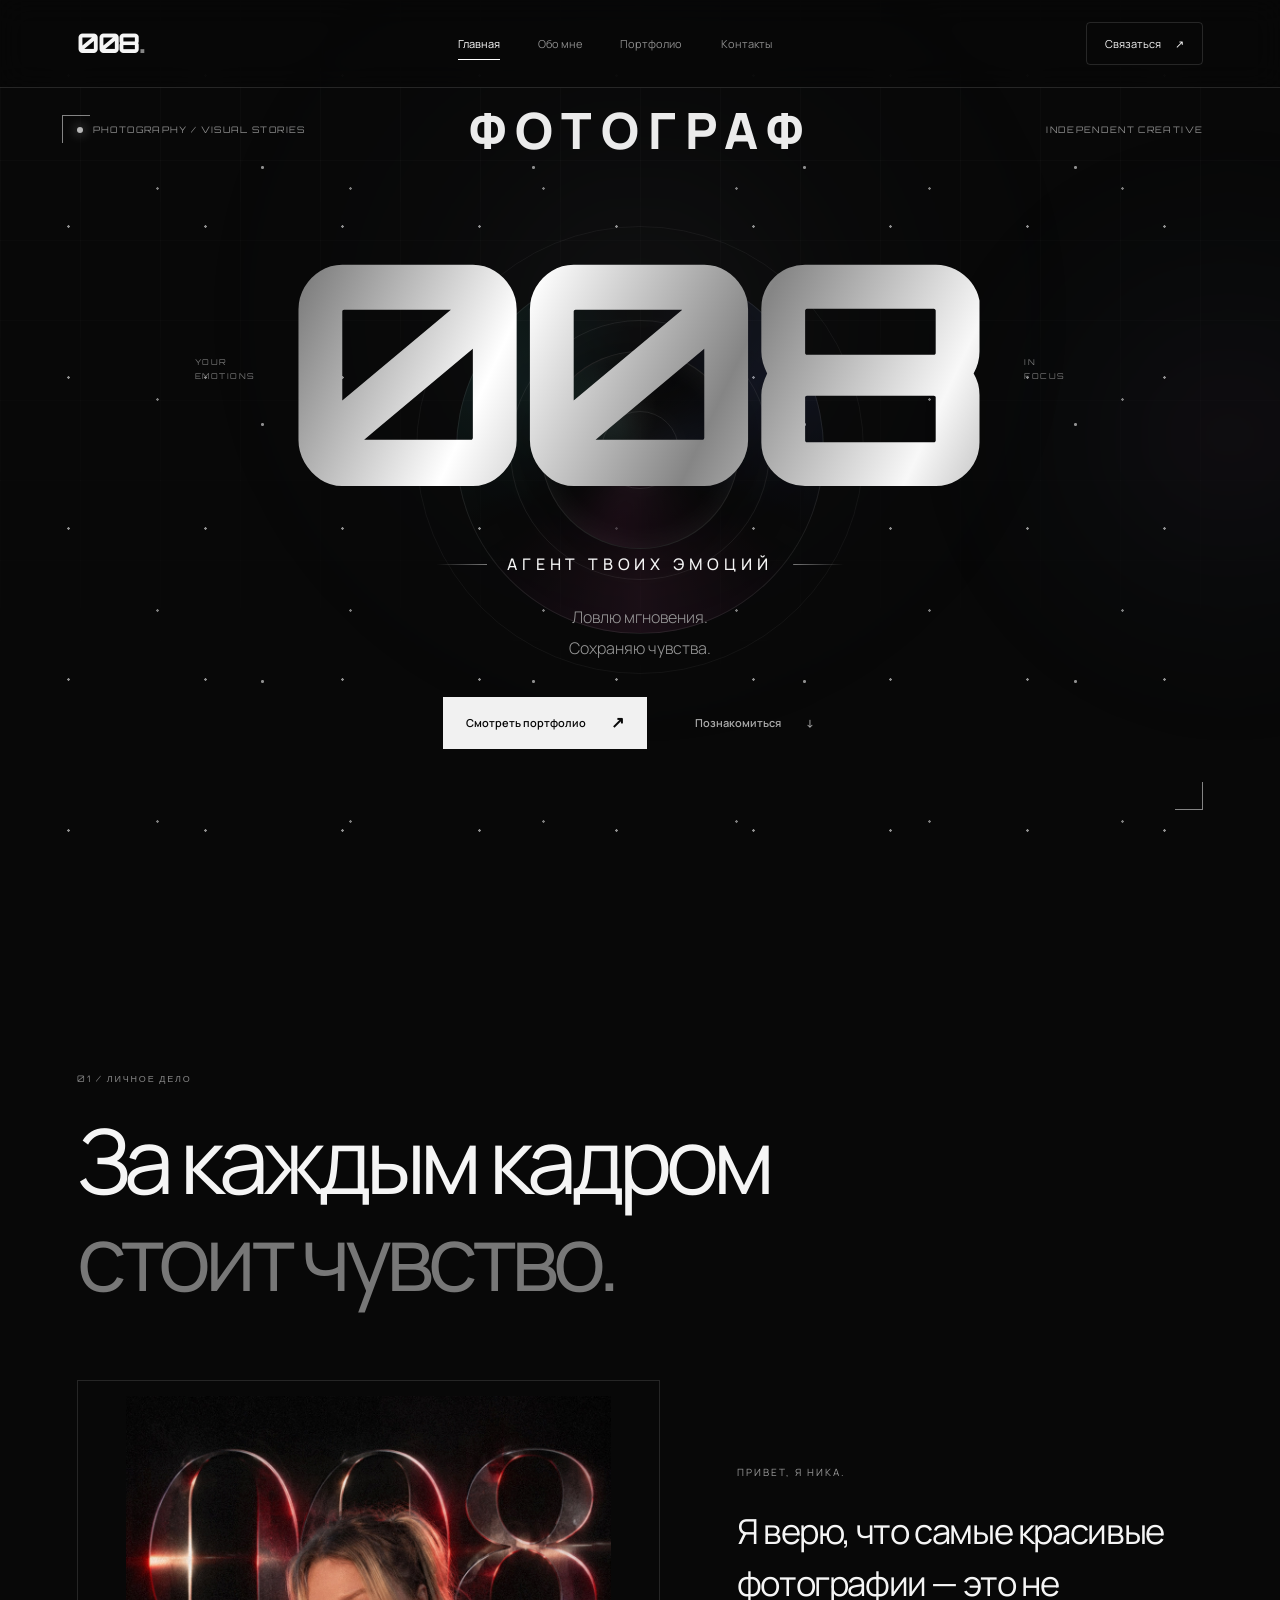
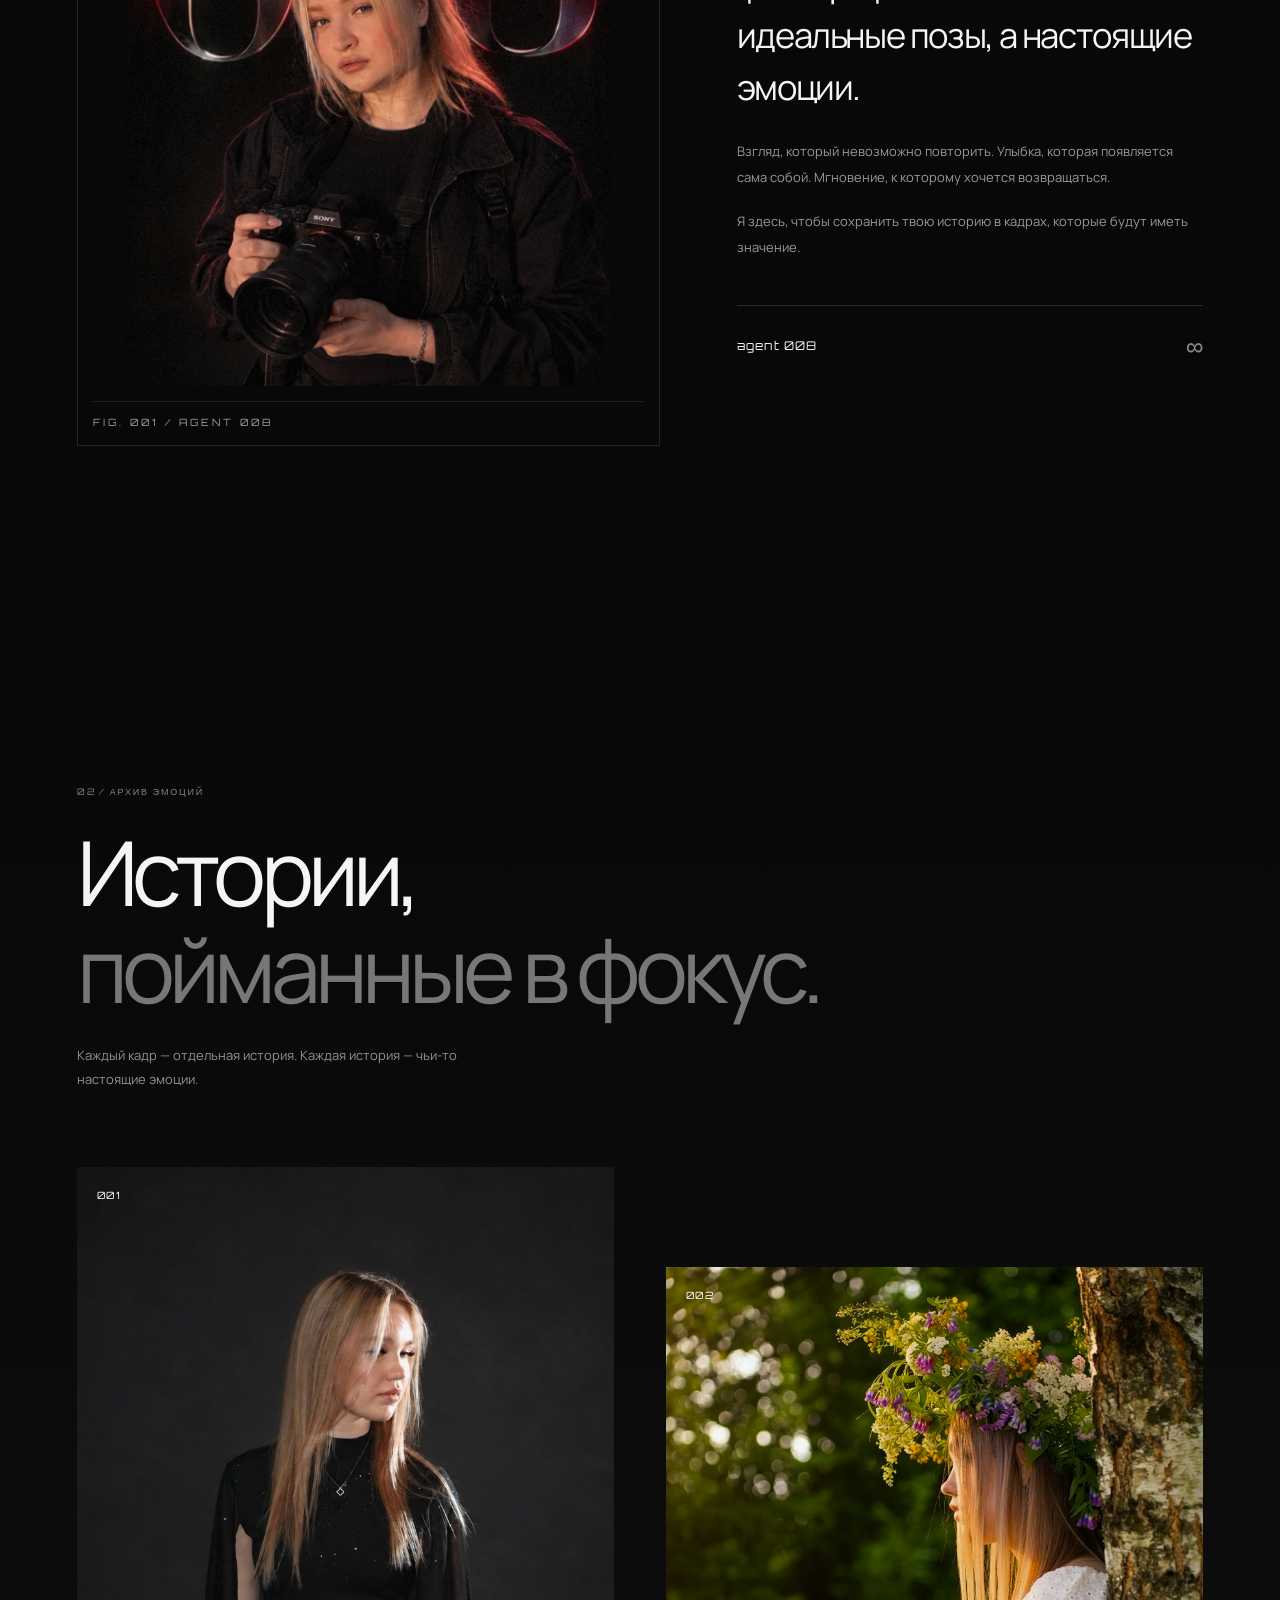
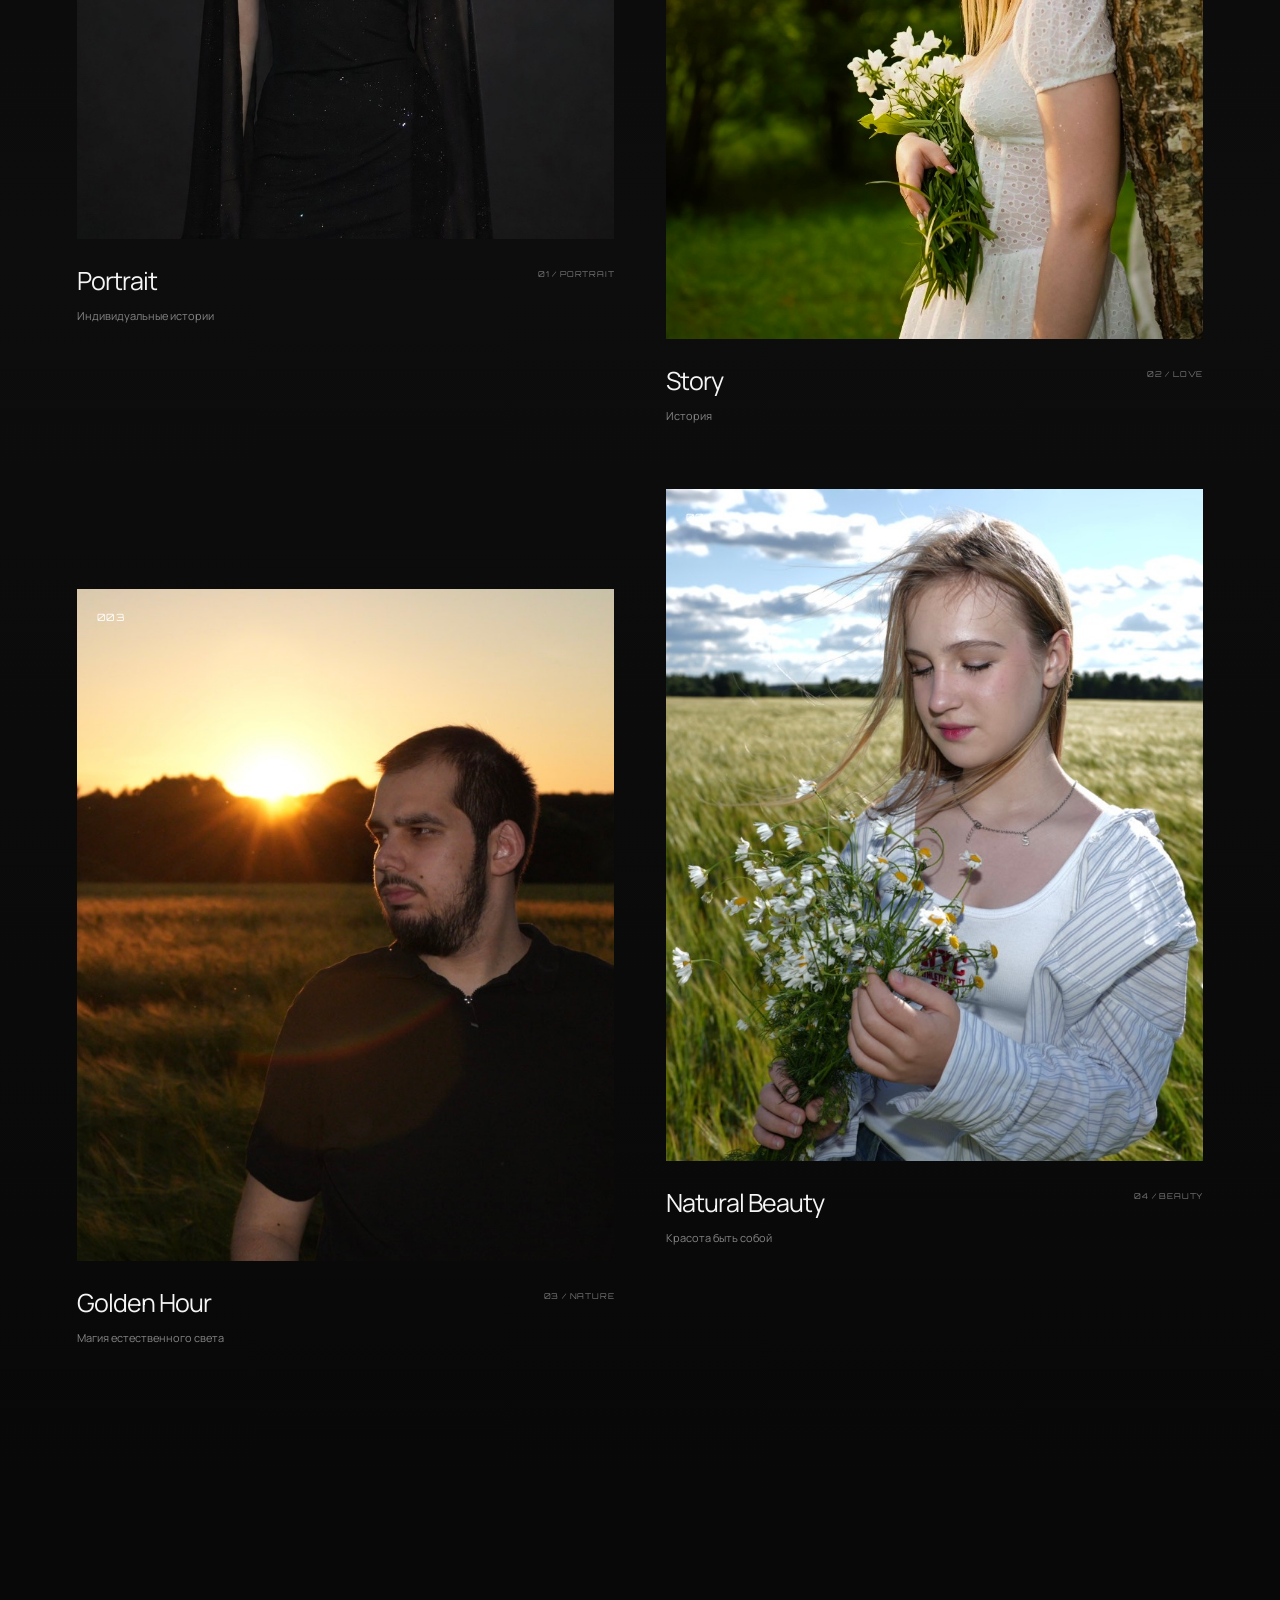
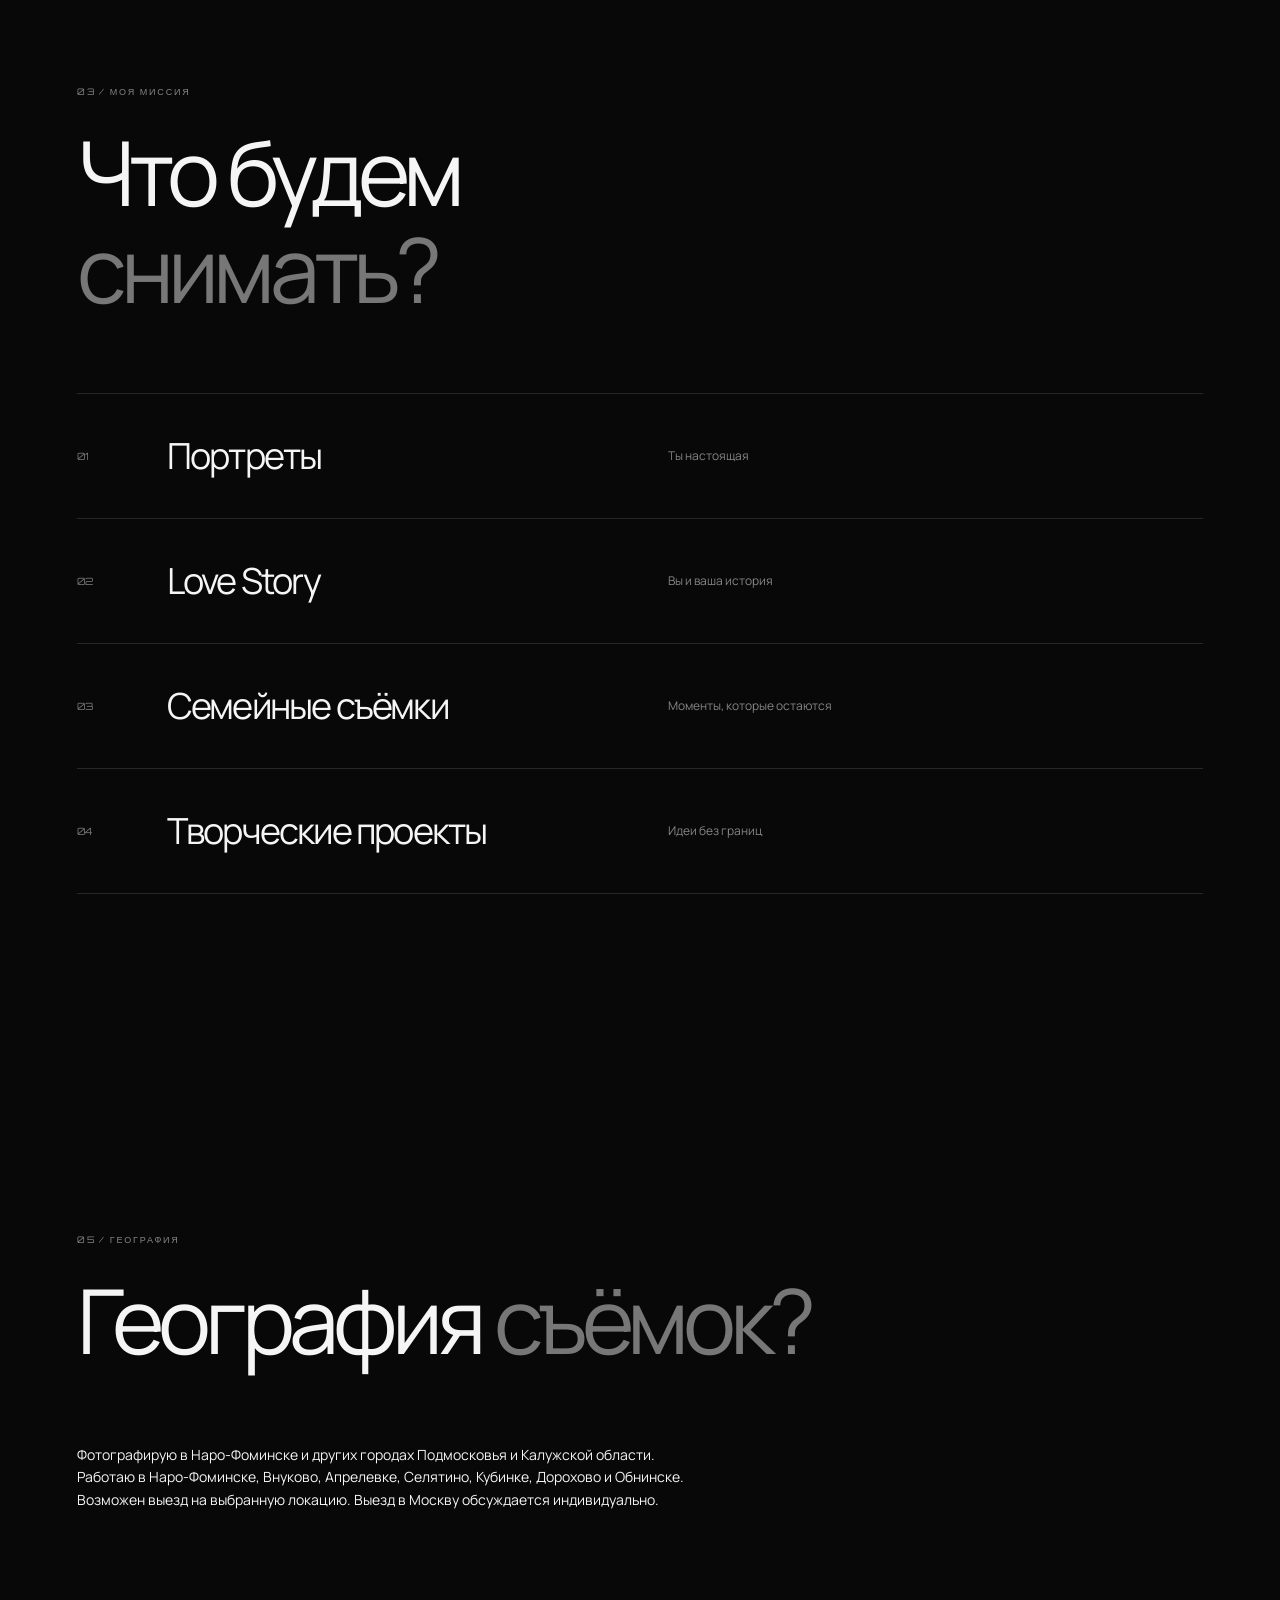
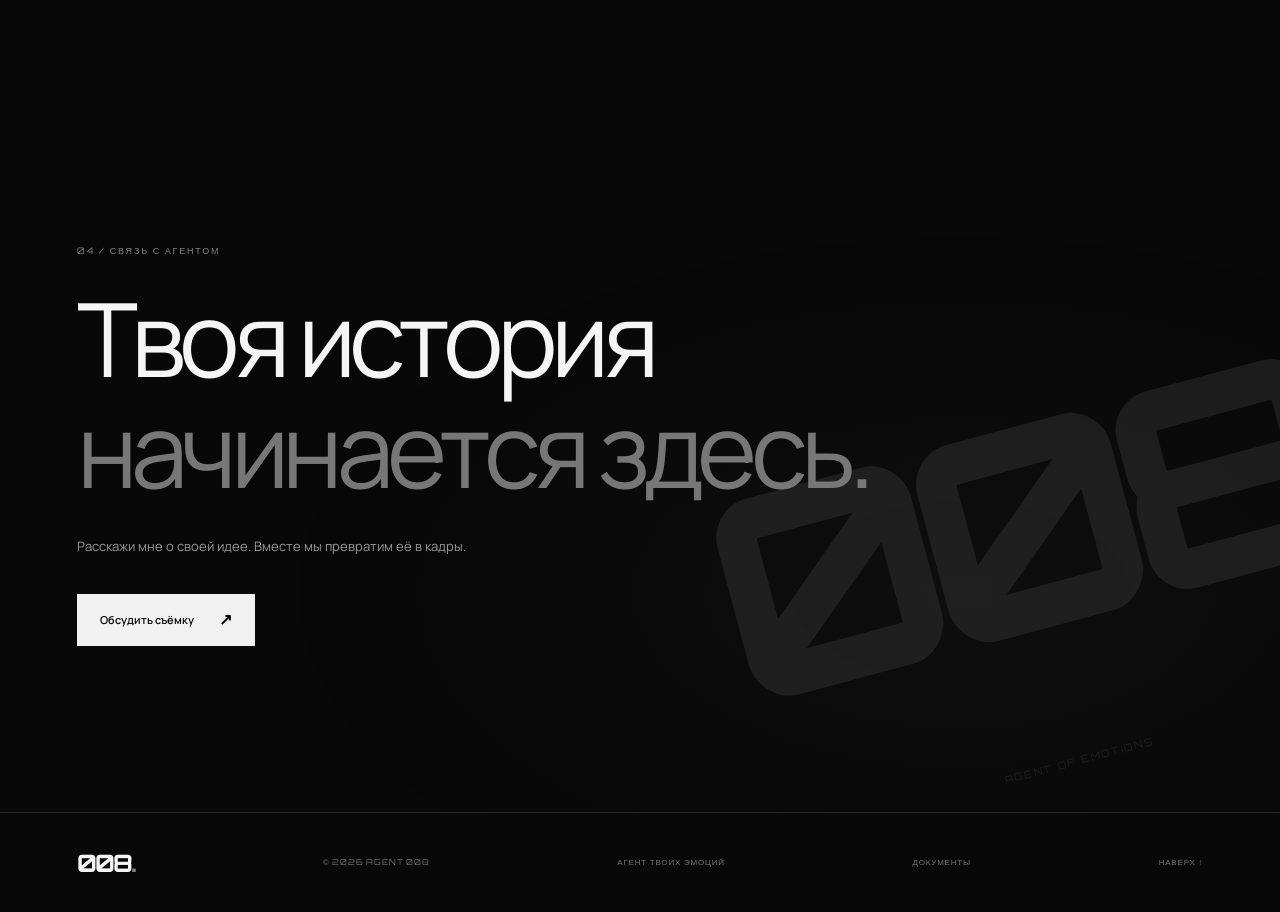
<file: index.html>
<!DOCTYPE html>
<html lang="ru">
<head>
    <meta charset="UTF-8">
    <meta name="viewport" content="width=device-width, initial-scale=1.0">

    <meta
    name="description"
    content="AGENT 008 — фотограф Ника. Портретные, индивидуальные, семейные фотосессии и Love Story. Съёмки в Наро-Фоминске, Внуково, Апрелевке, Селятино, Кубинке, Дорохово и Обнинске."
>

    <meta name="theme-color" content="#080808">

    <title>008 — Агент твоих эмоций</title>

    <link rel="stylesheet" href="style.css">

    <!-- ЭФФЕКТ ПРЕДПРОСМОТРА ФОТОГРАФИЙ -->
    <style>
        .portfolio .photo-card__image {
            overflow: hidden;
        }

        .portfolio .photo-card__image img {
            display: block;
            transform: scale(1);
            filter: none !important;
            opacity: 1 !important;
            transition: transform 0.5s cubic-bezier(0.2, 0.7, 0.2, 1);
        }

        /* Убираем затемняющий слой, если он предусмотрен стилями */
        .portfolio .photo-card__image::after {
            opacity: 0 !important;
        }

        /* Увеличение только при наведении мыши */
        @media (hover: hover) and (pointer: fine) {
            .portfolio .photo-card:hover .photo-card__image img {
                transform: scale(1.035);
                filter: none !important;
                opacity: 1 !important;
            }
        }

        /* На сенсорных устройствах эффект отключён */
        @media (hover: none), (pointer: coarse) {
            .portfolio .photo-card__image img {
                transform: none !important;
                filter: none !important;
                opacity: 1 !important;
                transition: none;
            }
        }
    </style>

    <!-- ШРИФТЫ -->
    <link rel="preconnect" href="https://fonts.googleapis.com">
    <link rel="preconnect" href="https://fonts.gstatic.com" crossorigin>

    <link
        href="https://fonts.googleapis.com/css2?family=Manrope:wght@300;400;500;600;700;800&family=Orbitron:wght@400;500;600;700;800&display=swap"
        rel="stylesheet"
    >

    <script src="script.js" defer></script>

<script type="application/ld+json">
{
  "@context": "https://schema.org",
  "@type": "Person",
  "name": "Ника",
  "alternateName": "AGENT 008",
  "jobTitle": "Фотограф",
  "url": "https://agent008.ru/",
  "description": "Портретный, семейный и индивидуальный фотограф. Фотосессии и Love Story.",
  "areaServed": [
    "Наро-Фоминск",
    "Внуково",
    "Апрелевка",
    "Селятино",
    "Кубинка",
    "Дорохово",
    "Обнинск",
    "Москва"
  ]
}
</script>
</head>

<body>

    <!-- КОСМИЧЕСКИЙ ФОН -->
    <div class="space-background" aria-hidden="true">
        <div class="space-stars"></div>
        <div class="space-glow"></div>
        <div class="comets-container"></div>
    </div>

    <!-- ЭКРАН ЗАГРУЗКИ -->
    <div class="loader" id="loader" aria-hidden="true">
        <div class="loader__content">
            <span class="loader__number">008</span>
            <div class="loader__line"></div>
            <span class="loader__text">ИНИЦИАЛИЗАЦИЯ ОБЪЕКТИВА</span>
        </div>
    </div>

    <!-- СВЕТОВОЙ ЭФФЕКТ -->
    <div class="ambient-light" aria-hidden="true"></div>

    <div id="pageShell">

        <!-- ШАПКА САЙТА -->
        <header class="header" id="header">

            <a href="#home" class="header__logo" aria-label="008 — Главная">
                008<span>.</span>
            </a>

            <nav class="navigation" id="navigation">
                <a href="#home" class="navigation__link active">Главная</a>
                <a href="#about" class="navigation__link">Обо мне</a>
                <a href="portfolio.html" class="navigation__link">Портфолио</a>
                <a href="contact.html" class="navigation__link">Контакты</a>
            </nav>

            <a href="contact.html" class="header__button">
                Связаться <span>↗</span>
            </a>

            <button
                class="menu-toggle"
                id="menuToggle"
                aria-label="Открыть меню"
                aria-expanded="false"
                aria-controls="navigation"
            >
                <span></span>
                <span></span>
            </button>

        </header>

        <main>

            <!-- ГЛАВНЫЙ ЭКРАН -->
            <section class="hero" id="home">

                <div class="hero__grid" aria-hidden="true"></div>

                <div class="hero__corner hero__corner--left"></div>
                <div class="hero__corner hero__corner--right"></div>

                <div class="hero__topline reveal">

                    <span class="status">
                        <span class="status__dot"></span>
                        PHOTOGRAPHY / VISUAL STORIES
                    </span>

                    <span class="hero__profession">ФОТОГРАФ</span>

                    <span class="hero__edition">
                        INDEPENDENT CREATIVE
                    </span>

                </div>

                <div class="hero__main">

                    <div class="hero__number-wrap">

                        <span class="hero__side-note hero__side-note--left">
                            YOUR<br>EMOTIONS
                        </span>

                        <h1 class="hero__number" aria-label="Ноль ноль восемь">
                            008
                        </h1>

                        <span class="hero__side-note hero__side-note--right">
                            IN<br>FOCUS
                        </span>

                        <div class="hero__lens-flare" aria-hidden="true"></div>

                    </div>

                    <div class="hero__signature reveal">
                        <span class="hero__signature-line"></span>
                        <p>АГЕНТ ТВОИХ ЭМОЦИЙ</p>
                        <span class="hero__signature-line"></span>
                    </div>

                    <p class="hero__description reveal">
                        Ловлю мгновения.<br>
                        Сохраняю чувства.
                    </p>

                    <div class="hero__actions reveal">

                        <a href="portfolio.html" class="button button--primary">
                            <span>Смотреть портфолио</span>
                            <span class="button__icon">↗</span>
                        </a>

                        <a href="#about" class="button button--text">
                            Познакомиться <span>↓</span>
                        </a>

                    </div>

                </div>

                <div class="lens" aria-hidden="true">

                    <div class="lens__ring lens__ring--outer"></div>
                    <div class="lens__ring lens__ring--middle"></div>
                    <div class="lens__ring lens__ring--inner"></div>

                    <div class="lens__glass">
                        <div class="lens__reflection"></div>
                        <div class="lens__iris"></div>
                    </div>

                    <div class="lens__spark"></div>

                </div>

                <div class="hero__bottomline reveal">

                    <span>MISSION № 008</span>

                    <a href="#portfolio" class="scroll-indicator">
                        <span>ЛИСТАЙ ВНИЗ</span>
                        <span class="scroll-indicator__arrow">↓</span>
                    </a>

                    <span>CAPTURE THE MOMENT</span>

                </div>

            </section>

            <!-- О БРЕНДЕ -->
            <section class="about section" id="about">

                <div class="section__heading reveal">

                    <span class="eyebrow">01 / ЛИЧНОЕ ДЕЛО</span>

                    <h2>
                        За каждым кадром<br>
                        <span>стоит чувство.</span>
                    </h2>

                </div>

                <div class="about__content">

                    <div class="about__visual reveal">

                        <div class="about__frame">

                            <img
                                class="about__photo"
                                src="images/agent.png"
                                alt="Ника — фотограф и агент 008"
                                loading="lazy"
                            >

                            <span class="about__frame-label">
                                FIG. 001 / AGENT 008
                            </span>

                        </div>

                    </div>

                    <div class="about__text reveal">

                        <span class="about__small-title">
                            ПРИВЕТ, Я НИКА.
                        </span>

                        <p class="about__lead">
                            Я верю, что самые красивые фотографии —
                            это не идеальные позы, а настоящие эмоции.
                        </p>

                        <p class="about__paragraph">
                            Взгляд, который невозможно повторить.
                            Улыбка, которая появляется сама собой.
                            Мгновение, к которому хочется возвращаться.
                        </p>

                        <p class="about__paragraph">
                            Я здесь, чтобы сохранить твою историю
                            в кадрах, которые будут иметь значение.
                        </p>

                        <div class="about__signature">
                            <span>agent 008</span>
                            <span class="about__signature-symbol">∞</span>
                        </div>

                    </div>

                </div>

            </section>

            <!-- ПОРТФОЛИО -->
            <section class="portfolio section" id="portfolio">

                <div class="section__heading reveal">

                    <span class="eyebrow">02 / АРХИВ ЭМОЦИЙ</span>

                    <h2>
                        Истории,<br>
                        <span>пойманные в фокус.</span>
                    </h2>

                    <p class="section__description">
                        Каждый кадр — отдельная история.
                        Каждая история — чьи-то настоящие эмоции.
                    </p>

                </div>

                <div class="portfolio__grid">

                    <!-- ФОТОГРАФИЯ 1 -->
                    <article class="photo-card photo-card--large reveal">

                        <div class="photo-card__image">

                            <img
                                src="images/1.png"
                                alt="Женский портрет"
                                loading="lazy"
                            >

                            <span class="photo-card__index">001</span>

                        </div>

                        <div class="photo-card__info">

                            <div>
                                <h3>Portrait</h3>
                                <p>Индивидуальные истории</p>
                            </div>

                            <span class="photo-card__category">
                                01 / PORTRAIT
                            </span>

                        </div>

                    </article>

                    <!-- ФОТОГРАФИЯ 2 -->
                    <article class="photo-card photo-card--small reveal">

                        <div class="photo-card__image">

                            <img
                                src="images/2.png"
                                alt="Романтическая история пары"
                                loading="lazy"
                            >

                            <span class="photo-card__index">002</span>

                        </div>

                        <div class="photo-card__info">

                            <div>
                                <h3>Story</h3>
                                <p>История</p>
                            </div>

                            <span class="photo-card__category">
                                02 / LOVE
                            </span>

                        </div>

                    </article>

                    <!-- ФОТОГРАФИЯ 3 -->
                    <article class="photo-card photo-card--small reveal">

                        <div class="photo-card__image">

                            <img
                                src="images/12.png"
                                alt="Золотой свет на природе"
                                loading="lazy"
                            >

                            <span class="photo-card__index">003</span>

                        </div>

                        <div class="photo-card__info">

                            <div>
                                <h3>Golden Hour</h3>
                                <p>Магия естественного света</p>
                            </div>

                            <span class="photo-card__category">
                                03 / NATURE
                            </span>

                        </div>

                    </article>

                    <!-- ФОТОГРАФИЯ 4 -->
                    <article class="photo-card photo-card--large reveal">

                        <div class="photo-card__image">

                            <img
                                src="images/3.png"
                                alt="Портрет девушки в естественном свете"
                                loading="lazy"
                            >

                            <span class="photo-card__index">004</span>

                        </div>

                        <div class="photo-card__info">

                            <div>
                                <h3>Natural Beauty</h3>
                                <p>Красота быть собой</p>
                            </div>

                            <span class="photo-card__category">
                                04 / BEAUTY
                            </span>

                        </div>

                    </article>

                </div>

            </section>

            <!-- НАПРАВЛЕНИЯ СЪЁМОК -->
            <section class="services section" id="services">

                <div class="section__heading reveal">

                    <span class="eyebrow">03 / МОЯ МИССИЯ</span>

                    <h2>
                        Что будем<br>
                        <span>снимать?</span>
                    </h2>

                </div>

                
<div class="services__list">

    <div class="service reveal">
        <span class="service__number">01</span>
        <span class="service__name">Портреты</span>
        <span class="service__description">Ты настоящая</span>
    </div>

    <div class="service reveal">
        <span class="service__number">02</span>
        <span class="service__name">Love Story</span>
        <span class="service__description">Вы и ваша история</span>
    </div>

    <div class="service reveal">
        <span class="service__number">03</span>
        <span class="service__name">Семейные съёмки</span>
        <span class="service__description">
            Моменты, которые остаются
        </span>
    </div>

    <div class="service reveal">
        <span class="service__number">04</span>
        <span class="service__name">Творческие проекты</span>
        <span class="service__description">Идеи без границ</span>
    </div>

</div>


            </section>



<!-- ГЕОГРАФИЯ СЪЁМОК -->
<section class="coverage section" id="coverage">

    <div class="section__heading reveal">
        <span class="eyebrow">05 / ГЕОГРАФИЯ</span>
        <h2>География <span>съёмок?</span></h2>
    </div>

    <div class="coverage__content reveal">
        <p class="coverage__text">
            Фотографирую в Наро-Фоминске и других городах Подмосковья и Калужской области.
        </p>

        <p class="coverage__text">
           Работаю в Наро-Фоминске, Внуково, Апрелевке, Селятино, Кубинке, Дорохово и Обнинске.<br>
           <span> Возможен выезд на выбранную локацию.
            Выезд в Москву обсуждается индивидуально.</span>
        </p>
    </div>

</section>

</section>

            <!-- КОНТАКТЫ -->
            <section class="contact section" id="contact">

                <span class="eyebrow reveal">
                    04 / СВЯЗЬ С АГЕНТОМ
                </span>

                <div class="contact__main reveal">

                    <h2>
                        Твоя история<br>
                        <span>начинается здесь.</span>
                    </h2>

                    <p>
                        Расскажи мне о своей идее.
                        Вместе мы превратим её в кадры.
                    </p>

                    <a
                        href="contact.html"
                        class="button button--primary contact__button"
                    >
                        <span>Обсудить съёмку</span>
                        <span class="button__icon">↗</span>
                    </a>

                </div>

                <div class="contact__stamp" aria-hidden="true">
                    <span>008</span>
                    <span>AGENT OF EMOTIONS</span>
                </div>

            </section>

        </main>

        <!-- ПОДВАЛ -->
        <footer class="footer">

            <a href="#home" class="footer__logo">
                008<span>.</span>
            </a>

            <p class="footer__copyright">
                © <span id="currentYear"></span> AGENT 008
            </p>

            <p class="footer__tagline">
                АГЕНТ ТВОИХ ЭМОЦИЙ
            </p>

            <a href="documents.html" class="footer__legal">
                ДОКУМЕНТЫ
            </a>

            <a href="#home" class="footer__top">
                НАВЕРХ ↑
            </a>

        </footer>

    </div>

</body>
</html>
</file>
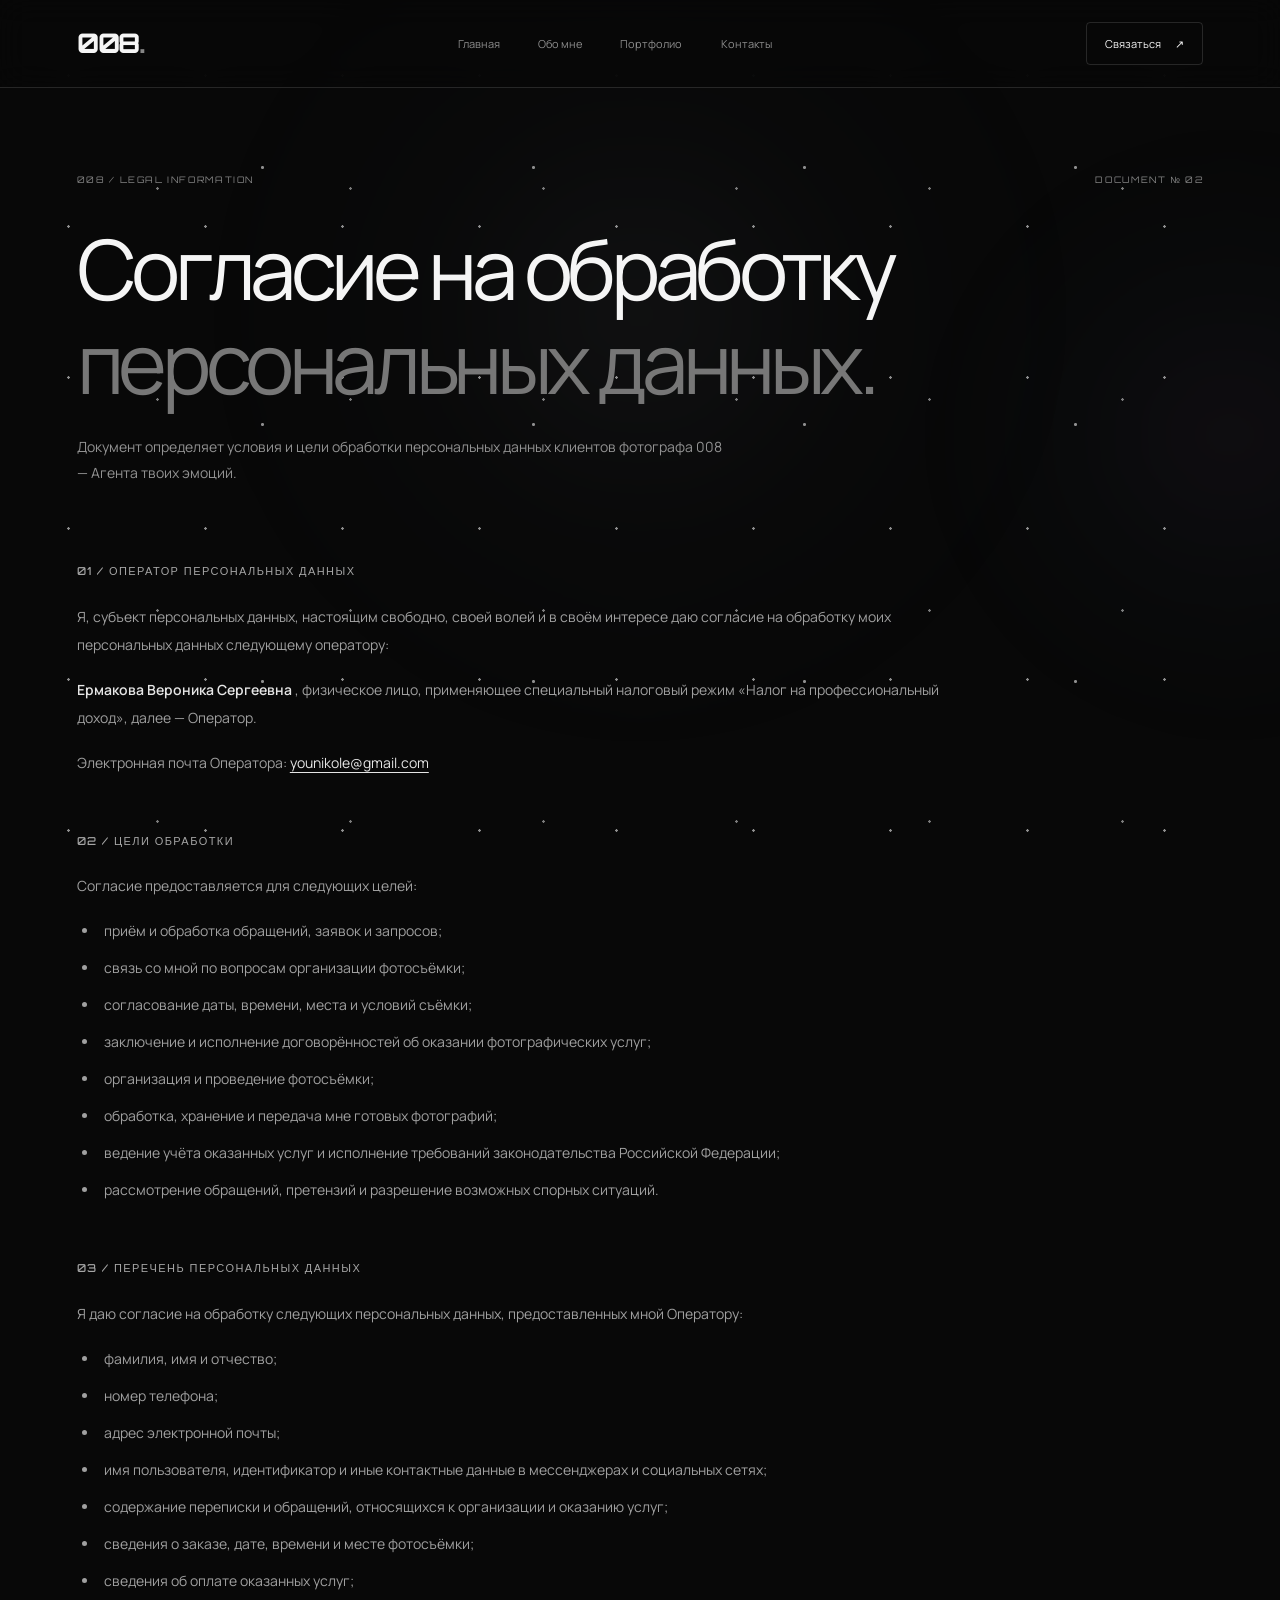
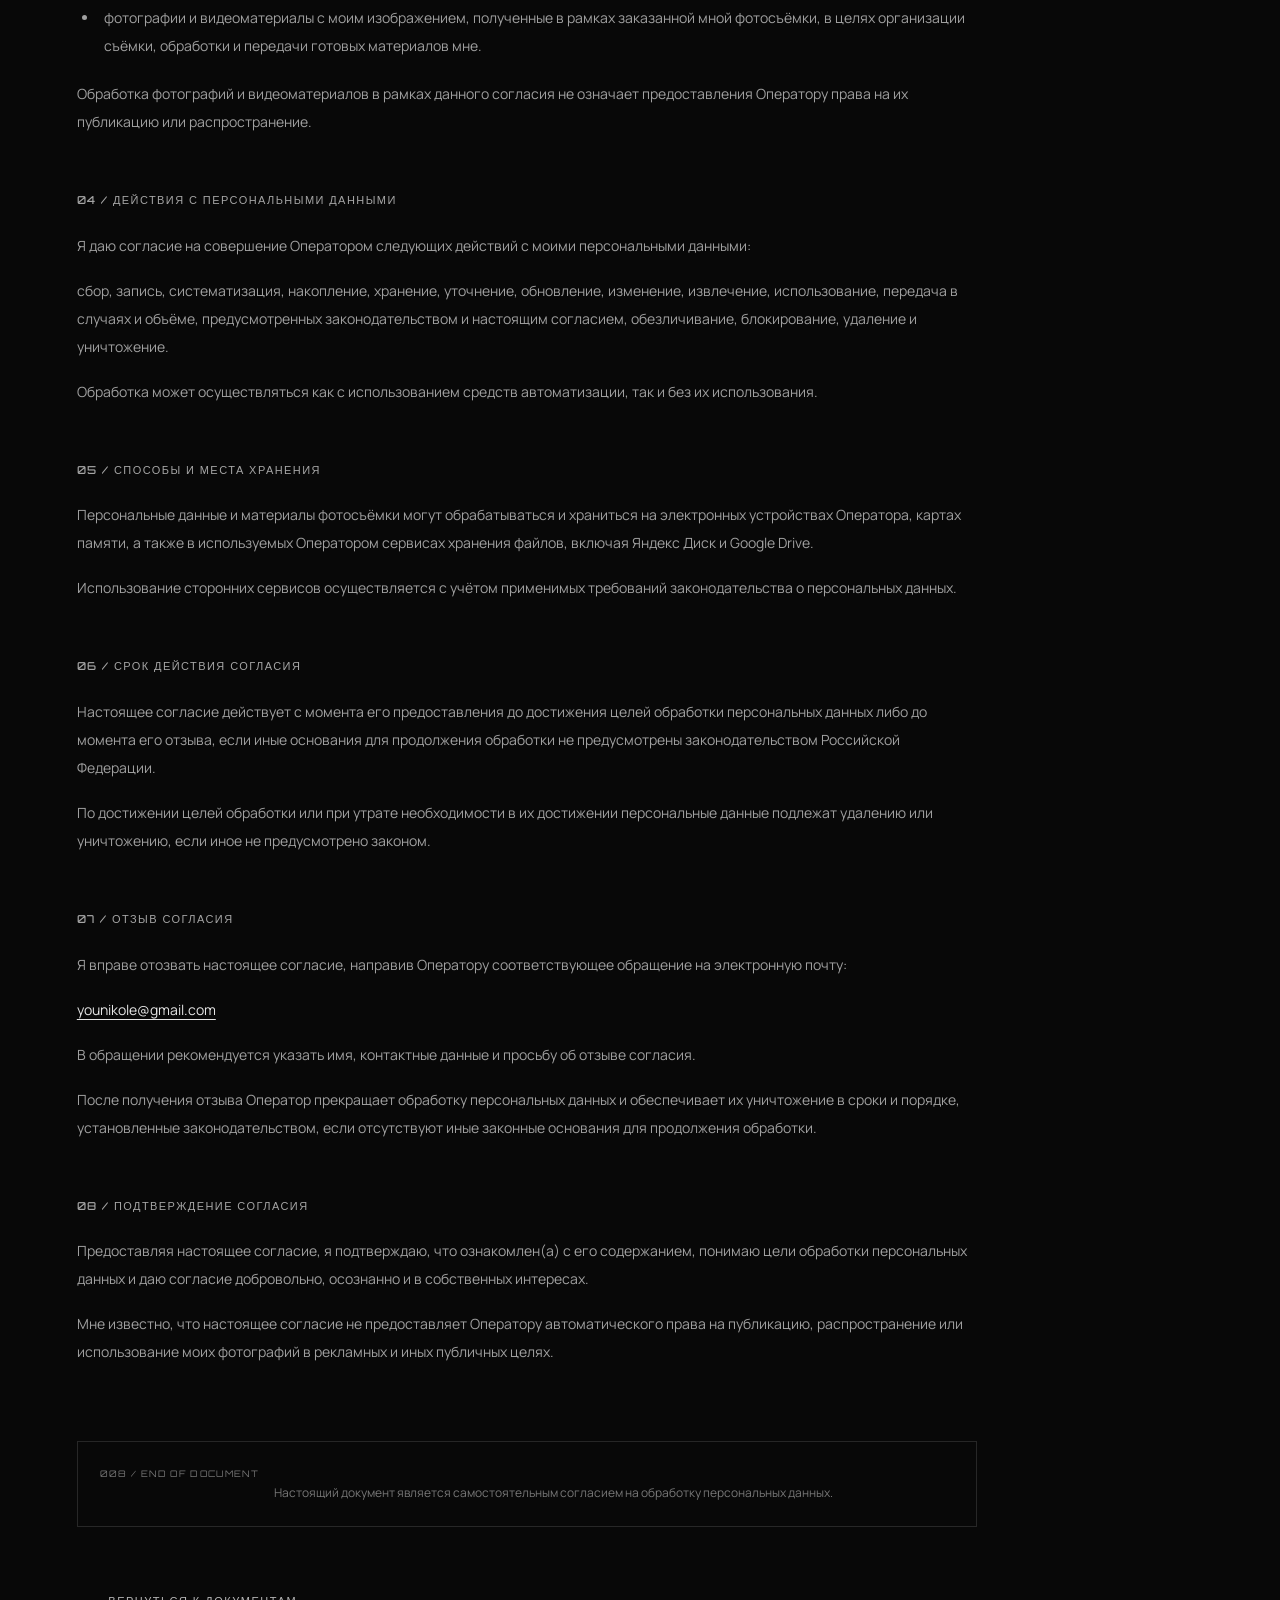
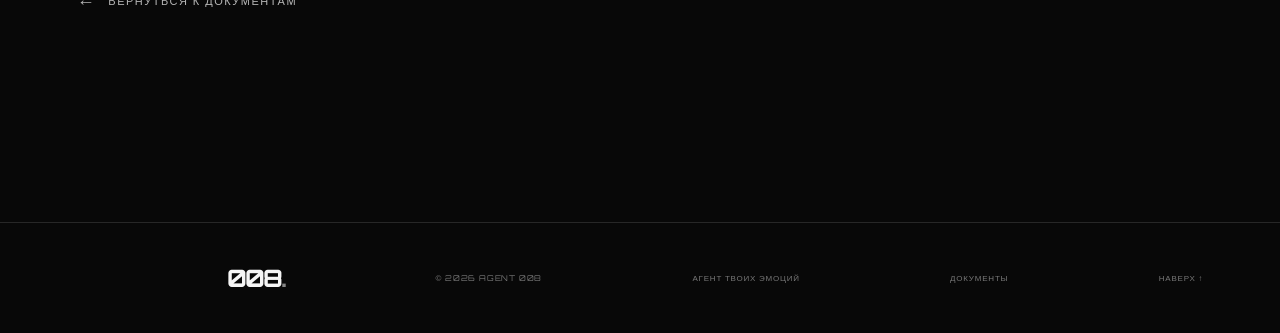
<file: consent.html>
<!DOCTYPE html>
<html lang="ru">

<head>
    <meta charset="UTF-8">
    <meta name="viewport" content="width=device-width, initial-scale=1.0">

    <meta
        name="description"
        content="Согласие на обработку персональных данных клиентов 008 — Агент твоих эмоций."
    >

    <meta name="theme-color" content="#080808">

    <title>Согласие на обработку персональных данных — 008</title>

    <!-- Подключение стилей -->
    <link rel="stylesheet" href="style.css">

    <!-- Подключение шрифтов -->
    <link rel="preconnect" href="https://fonts.googleapis.com">
    <link rel="preconnect" href="https://fonts.gstatic.com" crossorigin>

    <link
        href="https://fonts.googleapis.com/css2?family=Manrope:wght@300;400;500;600;700;800&family=Orbitron:wght@400;500;600;700;800&display=swap"
        rel="stylesheet"
    >

    <!-- Подключение JavaScript -->
    <script src="script.js" defer></script>
</head>


<body class="documents-page">

    <!-- =======================================
         КОСМИЧЕСКИЙ ФОН
    ======================================== -->

    <div class="space-background" aria-hidden="true">
        <div class="space-stars"></div>
        <div class="space-glow"></div>
        <div class="comets-container"></div>
    </div>


    <!-- =======================================
         ЭКРАН ЗАГРУЗКИ
    ======================================== -->

    <div class="loader" id="loader" aria-hidden="true">

        <div class="loader__content">

            <span class="loader__number">008</span>

            <div class="loader__line"></div>

            <span class="loader__text">
                ИНИЦИАЛИЗАЦИЯ ОБЪЕКТИВА
            </span>

        </div>

    </div>


    <!-- =======================================
         СВЕТОВОЙ ЭФФЕКТ
    ======================================== -->

    <div class="ambient-light" aria-hidden="true"></div>


    <!-- =======================================
         ОСНОВНАЯ ОБОЛОЧКА
    ======================================== -->

    <div id="pageShell">


        <!-- =======================================
             ШАПКА САЙТА
        ======================================== -->

        <header class="header" id="header">

            <a
                href="index.html#home"
                class="header__logo"
                aria-label="008 — Главная"
            >
                008<span>.</span>
            </a>


            <nav class="navigation" id="navigation">

                <a
                    href="index.html#home"
                    class="navigation__link"
                >
                    Главная
                </a>

                <a
                    href="index.html#about"
                    class="navigation__link"
                >
                    Обо мне
                </a>

                <a
                    href="portfolio.html"
                    class="navigation__link"
                >
                    Портфолио
                </a>

                <a
                    href="contact.html"
                    class="navigation__link"
                >
                    Контакты
                </a>

            </nav>


            <a href="contact.html" class="header__button">
                Связаться <span>↗</span>
            </a>


            <button
                class="menu-toggle"
                id="menuToggle"
                aria-label="Открыть меню"
                aria-expanded="false"
                aria-controls="navigation"
            >
                <span></span>
                <span></span>
            </button>

        </header>



        <!-- =======================================
             СОГЛАСИЕ НА ОБРАБОТКУ ДАННЫХ
        ======================================== -->

        <main class="documents-content">


            <!-- Верхняя строка -->

            <div class="documents-page__top">

                <span class="documents-page__label">
                    008 / LEGAL INFORMATION
                </span>

                <span class="documents-page__number">
                    DOCUMENT № 02
                </span>

            </div>


            <!-- Заголовок -->

            <h1 class="documents-page__title">
                Согласие на обработку
                <span>персональных данных.</span>
            </h1>


            <!-- Краткое описание -->

            <p class="documents-page__subtitle">
                Документ определяет условия и цели обработки
                персональных данных клиентов фотографа
                008 — Агента твоих эмоций.
            </p>



            <!-- =======================================
                 ТЕКСТ ДОКУМЕНТА
            ======================================== -->

            <div class="privacy-document">


                <!-- 01 -->

                <section class="legal-section">

                    <h2>
                        01 / ОПЕРАТОР ПЕРСОНАЛЬНЫХ ДАННЫХ
                    </h2>

                    <p>
                        Я, субъект персональных данных, настоящим
                        свободно, своей волей и в своём интересе
                        даю согласие на обработку моих персональных
                        данных следующему оператору:
                    </p>

                    <p>
                        <strong>
                            Ермакова Вероника Сергеевна
                        </strong>,
                        физическое лицо, применяющее специальный
                        налоговый режим «Налог на профессиональный
                        доход», далее — Оператор.
                    </p>

                    <p>
                        Электронная почта Оператора:
                        <a href="mailto:younikole@gmail.com">
                            younikole@gmail.com
                        </a>
                    </p>

                </section>



                <!-- 02 -->

                <section class="legal-section">

                    <h2>
                        02 / ЦЕЛИ ОБРАБОТКИ
                    </h2>

                    <p>
                        Согласие предоставляется для следующих целей:
                    </p>

                    <ul>

                        <li>
                            приём и обработка обращений, заявок
                            и запросов;
                        </li>

                        <li>
                            связь со мной по вопросам организации
                            фотосъёмки;
                        </li>

                        <li>
                            согласование даты, времени, места
                            и условий съёмки;
                        </li>

                        <li>
                            заключение и исполнение договорённостей
                            об оказании фотографических услуг;
                        </li>

                        <li>
                            организация и проведение фотосъёмки;
                        </li>

                        <li>
                            обработка, хранение и передача мне
                            готовых фотографий;
                        </li>

                        <li>
                            ведение учёта оказанных услуг и исполнение
                            требований законодательства Российской
                            Федерации;
                        </li>

                        <li>
                            рассмотрение обращений, претензий
                            и разрешение возможных спорных ситуаций.
                        </li>

                    </ul>

                </section>



                <!-- 03 -->

                <section class="legal-section">

                    <h2>
                        03 / ПЕРЕЧЕНЬ ПЕРСОНАЛЬНЫХ ДАННЫХ
                    </h2>

                    <p>
                        Я даю согласие на обработку следующих
                        персональных данных, предоставленных мной
                        Оператору:
                    </p>

                    <ul>

                        <li>
                            фамилия, имя и отчество;
                        </li>

                        <li>
                            номер телефона;
                        </li>

                        <li>
                            адрес электронной почты;
                        </li>

                        <li>
                            имя пользователя, идентификатор и иные
                            контактные данные в мессенджерах
                            и социальных сетях;
                        </li>

                        <li>
                            содержание переписки и обращений,
                            относящихся к организации и оказанию услуг;
                        </li>

                        <li>
                            сведения о заказе, дате, времени
                            и месте фотосъёмки;
                        </li>

                        <li>
                            сведения об оплате оказанных услуг;
                        </li>

                        <li>
                            фотографии и видеоматериалы с моим
                            изображением, полученные в рамках
                            заказанной мной фотосъёмки, в целях
                            организации съёмки, обработки и передачи
                            готовых материалов мне.
                        </li>

                    </ul>

                    <p>
                        Обработка фотографий и видеоматериалов
                        в рамках данного согласия не означает
                        предоставления Оператору права на их
                        публикацию или распространение.
                    </p>

                </section>



                <!-- 04 -->

                <section class="legal-section">

                    <h2>
                        04 / ДЕЙСТВИЯ С ПЕРСОНАЛЬНЫМИ ДАННЫМИ
                    </h2>

                    <p>
                        Я даю согласие на совершение Оператором
                        следующих действий с моими персональными
                        данными:
                    </p>

                    <p>
                        сбор, запись, систематизация, накопление,
                        хранение, уточнение, обновление, изменение,
                        извлечение, использование, передача
                        в случаях и объёме, предусмотренных
                        законодательством и настоящим согласием,
                        обезличивание, блокирование, удаление
                        и уничтожение.
                    </p>

                    <p>
                        Обработка может осуществляться как
                        с использованием средств автоматизации,
                        так и без их использования.
                    </p>

                </section>



                <!-- 05 -->

                <section class="legal-section">

                    <h2>
                        05 / СПОСОБЫ И МЕСТА ХРАНЕНИЯ
                    </h2>

                    <p>
                        Персональные данные и материалы фотосъёмки
                        могут обрабатываться и храниться на электронных
                        устройствах Оператора, картах памяти,
                        а также в используемых Оператором сервисах
                        хранения файлов, включая Яндекс Диск
                        и Google Drive.
                    </p>

                    <p>
                        Использование сторонних сервисов
                        осуществляется с учётом применимых требований
                        законодательства о персональных данных.
                    </p>

                </section>



                <!-- 06 -->

                <section class="legal-section">

                    <h2>
                        06 / СРОК ДЕЙСТВИЯ СОГЛАСИЯ
                    </h2>

                    <p>
                        Настоящее согласие действует с момента
                        его предоставления до достижения целей
                        обработки персональных данных либо до момента
                        его отзыва, если иные основания для продолжения
                        обработки не предусмотрены законодательством
                        Российской Федерации.
                    </p>

                    <p>
                        По достижении целей обработки или при утрате
                        необходимости в их достижении персональные
                        данные подлежат удалению или уничтожению,
                        если иное не предусмотрено законом.
                    </p>

                </section>



                <!-- 07 -->

                <section class="legal-section">

                    <h2>
                        07 / ОТЗЫВ СОГЛАСИЯ
                    </h2>

                    <p>
                        Я вправе отозвать настоящее согласие,
                        направив Оператору соответствующее обращение
                        на электронную почту:
                    </p>

                    <p>
                        <a href="mailto:younikole@gmail.com">
                            younikole@gmail.com
                        </a>
                    </p>

                    <p>
                        В обращении рекомендуется указать имя,
                        контактные данные и просьбу об отзыве согласия.
                    </p>

                    <p>
                        После получения отзыва Оператор прекращает
                        обработку персональных данных и обеспечивает
                        их уничтожение в сроки и порядке,
                        установленные законодательством, если
                        отсутствуют иные законные основания
                        для продолжения обработки.
                    </p>

                </section>



                <!-- 08 -->

                <section class="legal-section">

                    <h2>
                        08 / ПОДТВЕРЖДЕНИЕ СОГЛАСИЯ
                    </h2>

                    <p>
                        Предоставляя настоящее согласие, я подтверждаю,
                        что ознакомлен(а) с его содержанием, понимаю
                        цели обработки персональных данных и даю
                        согласие добровольно, осознанно и в собственных
                        интересах.
                    </p>

                    <p>
                        Мне известно, что настоящее согласие
                        не предоставляет Оператору автоматического
                        права на публикацию, распространение
                        или использование моих фотографий
                        в рекламных и иных публичных целях.
                    </p>

                </section>



                <!-- Завершение документа -->

                <div class="documents-note">

                    <span>
                        008 / END OF DOCUMENT
                    </span>

                    <p>
                        Настоящий документ является самостоятельным
                        согласием на обработку персональных данных.
                    </p>

                </div>


            </div>
<a href="documents.html" class="documents-back">
                <span>←</span> ВЕРНУТЬСЯ К ДОКУМЕНТАМ
        </main>



        <!-- =======================================
             ПОДВАЛ САЙТА
        ======================================== -->

        <footer class="footer">

            <a href="index.html#home" class="footer__logo">
                008<span>.</span>
            </a>

            <p class="footer__copyright">
                © <span id="currentYear"></span> AGENT 008
            </p>

            <p class="footer__tagline">
                АГЕНТ ТВОИХ ЭМОЦИЙ
            </p>

            <a href="documents.html" class="footer__legal">
                ДОКУМЕНТЫ
            </a>

            <a href="index.html#home" class="footer__top">
                НАВЕРХ ↑
            </a>

        </footer>


    </div>

</body>
</html>
</file>
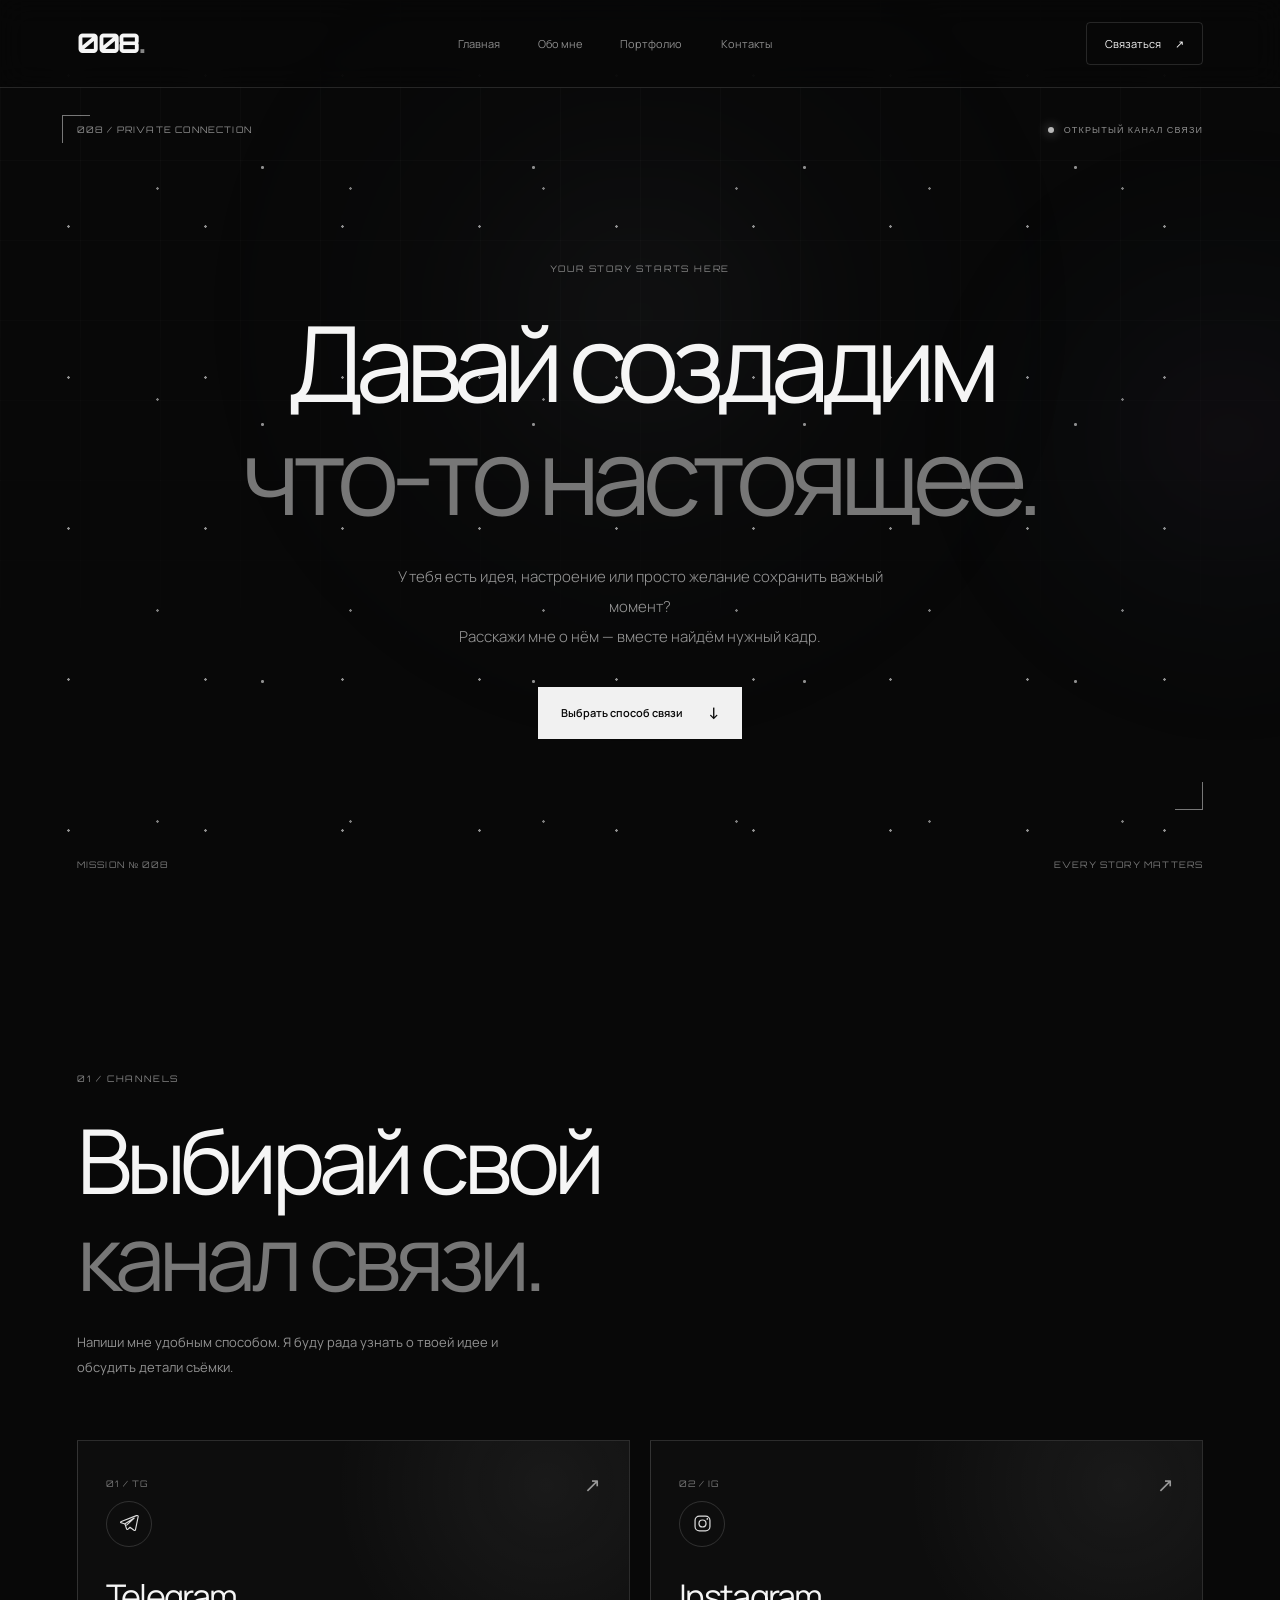
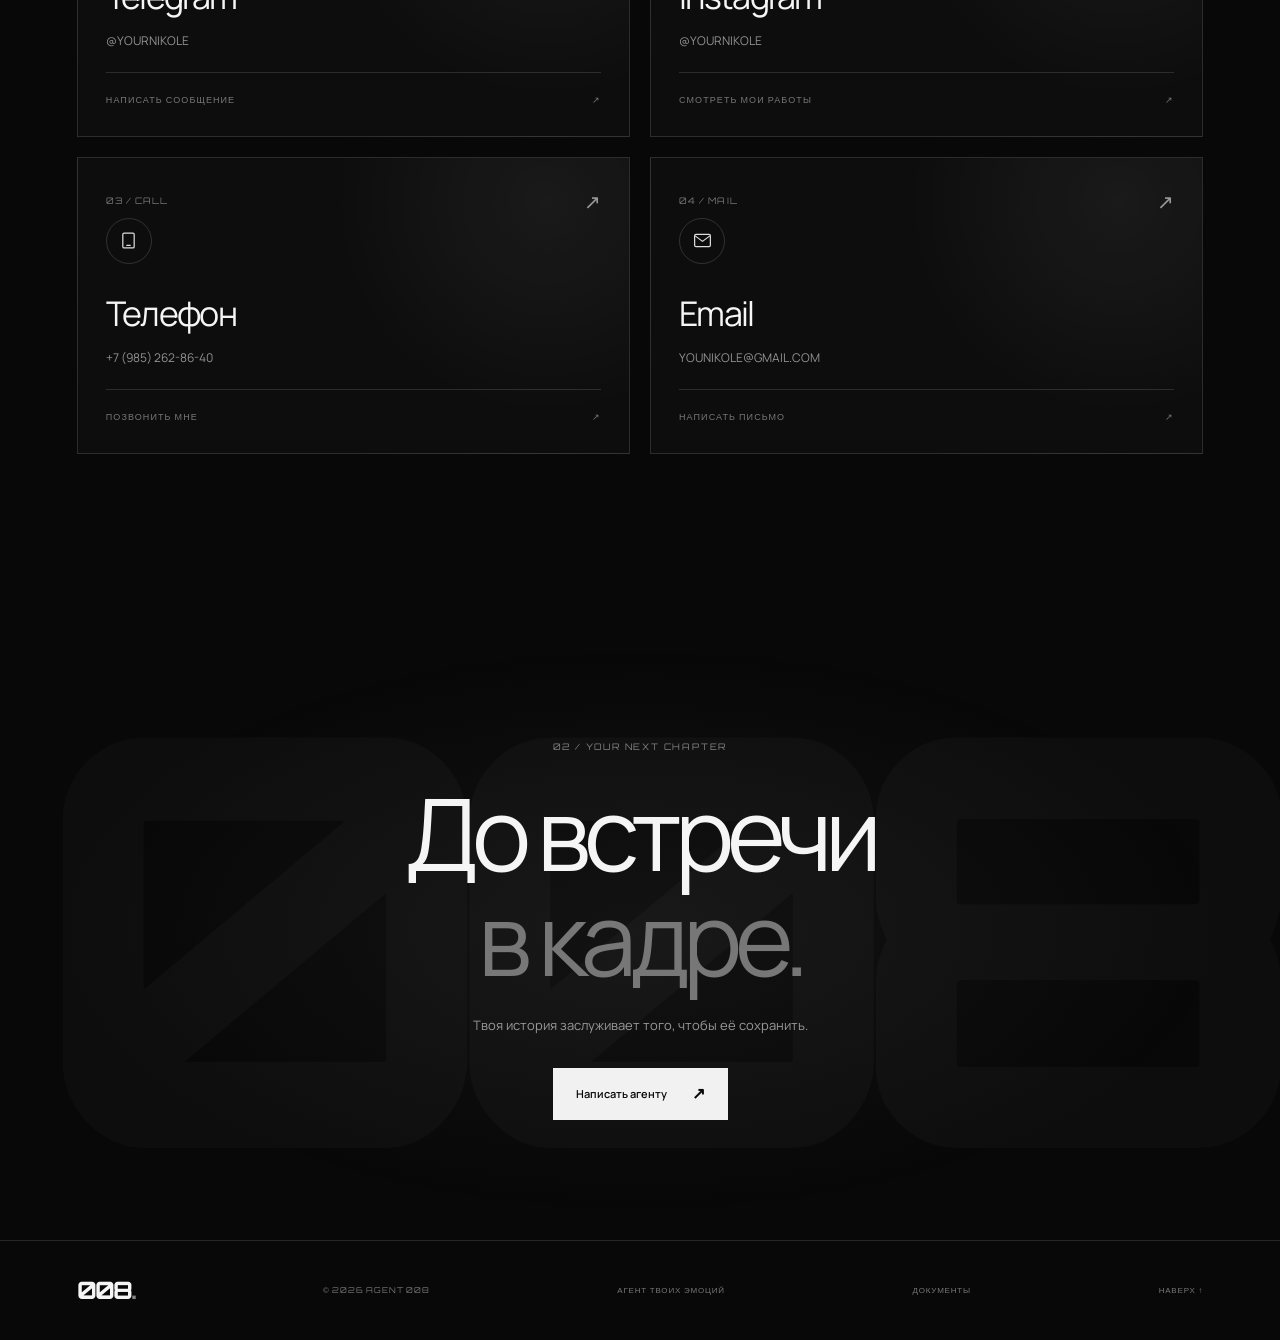
<file: contact.html>
<!DOCTYPE html>
<html lang="ru">
<head>
    <meta charset="UTF-8">
    <meta name="viewport" content="width=device-width, initial-scale=1.0">

    <meta
        name="description"
        content="Обсудить съёмку с фотографом Никой — AGENT 008."
    >

    <meta name="theme-color" content="#080808">

    <title>Обсудить съёмку — AGENT 008</title>

    <!-- Основные стили сайта -->
    <link rel="stylesheet" href="style.css">

    <!-- Стили страницы контактов -->
    <link rel="stylesheet" href="contact.css">

    <!-- Шрифты основного сайта -->
    <link rel="preconnect" href="https://fonts.googleapis.com">
    <link rel="preconnect" href="https://fonts.gstatic.com" crossorigin>

    <link
        href="https://fonts.googleapis.com/css2?family=Manrope:wght@300;400;500;600;700;800&family=Orbitron:wght@400;500;600;700;800&display=swap"
        rel="stylesheet"
    >

    <script src="script.js" defer></script>
    <script src="contact.js" defer></script>
</head>

<body class="contact-page">
 <!-- Космический фон -->
<div class="space-background" aria-hidden="true">
    <div class="space-stars"></div>
    <div class="space-glow"></div>
    <div class="comets-container"></div>
</div>
 <div id="pageShell">
    <!-- Экран загрузки в стиле основного сайта -->
    <div class="loader" id="loader" aria-hidden="true">
        <div class="loader__content">
            <span class="loader__number">008</span>
            <div class="loader__line"></div>
            <span class="loader__text">УСТАНОВЛЕНИЕ СВЯЗИ</span>
        </div>
    </div>

    <div class="ambient-light" aria-hidden="true"></div>

    <!-- ШАПКА: сохраняем исходные классы и структуру -->
    <header class="header" id="header">

        <a href="index.html#home" class="header__logo"
           aria-label="008 — Главная">
            008<span>.</span>
        </a>

        <nav class="navigation" id="navigation">

            <a href="index.html#home" class="navigation__link">
                Главная
            </a>

            <a href="index.html#about" class="navigation__link">
                Обо мне
            </a>

            <a href="portfolio.html" class="navigation__link">
                Портфолио
            </a>

            <a href="contact.html"
               class="navigation__link active">
                Контакты
            </a>

        </nav>

        <a href="#contact-options" class="header__button">
            Связаться <span>↗</span>
        </a>

           <button
            class="menu-toggle"
            id="menuToggle"
            aria-label="Открыть меню"
            aria-expanded="false"
            aria-controls="navigation"
        >
            <span></span>
            <span></span>
        </button>

    </header>


    <main>

        <!-- ГЛАВНЫЙ ЭКРАН -->
        <section class="contact-hero">

            <div class="contact-hero__grid" aria-hidden="true"></div>

            <div class="contact-hero__corner contact-hero__corner--left"
                 aria-hidden="true"></div>

            <div class="contact-hero__corner contact-hero__corner--right"
                 aria-hidden="true"></div>

            <div class="contact-hero__topline">
                <span>008 / PRIVATE CONNECTION</span>

                <span class="contact-hero__status">
                    <span class="status__dot"></span>
                    ОТКРЫТЫЙ КАНАЛ СВЯЗИ
                </span>
            </div>

            <div class="contact-hero__content">

                <span class="eyebrow contact-hero__eyebrow">
                    YOUR STORY STARTS HERE
                </span>

                <h1 class="contact-hero__title">
                    Давай создадим<br>
                    <span>что-то настоящее.</span>
                </h1>

                <p class="contact-hero__description">
                    У тебя есть идея, настроение или просто желание
                    сохранить важный момент?
                    <br>
                    Расскажи мне о нём — вместе найдём нужный кадр.
                </p>

                <a href="#contact-options"
                   class="button button--primary contact-hero__button">

                    <span>Выбрать способ связи</span>
                    <span class="button__icon">↓</span>

                </a>

            </div>

            <div class="contact-hero__bottomline">
                <span>MISSION № 008</span>
                <span>EVERY STORY MATTERS</span>
            </div>

        </section>


        <!-- СПОСОБЫ СВЯЗИ -->
        <section class="contact-options section" id="contact-options">

            <div class="contact-options__heading reveal">

                <span class="eyebrow">
                    01 / CHANNELS
                </span>

                <h2>
                    Выбирай свой<br>
                    <span>канал связи.</span>
                </h2>

                <p>
                    Напиши мне удобным способом.
                    Я буду рада узнать о твоей идее и обсудить детали съёмки.
                </p>

            </div>


            <div class="contact-cards">

                <!-- TELEGRAM -->
                <a
                    class="contact-card reveal"
                    href="https://t.me/YOURNIKOLE"
                    target="_blank"
                    rel="noopener noreferrer"
                >

                    <div class="contact-card__top">
                        <span class="contact-card__index">01 / TG</span>
                        <span class="contact-card__arrow">↗</span>
                    </div>

                    <div class="contact-card__icon" aria-hidden="true">
                        <svg viewBox="0 0 24 24" fill="none">
                            <path
                                d="M21 3 3.8 9.7c-1.2.5-1.2 1.2-.2 1.5l4.4 1.4 1.7 5.3c.2.7.1 1 .8 1 .5 0 .7-.2 1-.5l2.2-2.1 4.6 3.4c.9.5 1.5.2 1.7-.8L23 4.5C23.3 3.2 22.5 2.6 21 3Z"
                                stroke="currentColor"
                                stroke-width="1.3"
                                stroke-linejoin="round"
                            />
                            <path
                                d="m8 12.4 10.5-6.6-8.6 8"
                                stroke="currentColor"
                                stroke-width="1.3"
                                stroke-linecap="round"
                                stroke-linejoin="round"
                            />
                        </svg>
                    </div>

                    <div class="contact-card__body">
                        <h3>Telegram</h3>
                        <p>@YOURNIKOLE</p>
                    </div>

                    <div class="contact-card__bottom">
                        <span>НАПИСАТЬ СООБЩЕНИЕ</span>
                        <span>↗</span>
                    </div>

                </a>


                <!-- INSTAGRAM -->
                <a
                    class="contact-card reveal"
                    href="https://www.instagram.com/YOURNIKOLE/"
                    target="_blank"
                    rel="noopener noreferrer"
                >

                    <div class="contact-card__top">
                        <span class="contact-card__index">02 / IG</span>
                        <span class="contact-card__arrow">↗</span>
                    </div>

                    <div class="contact-card__icon" aria-hidden="true">
                        <svg viewBox="0 0 24 24" fill="none">
                            <rect
                                x="3.5" y="3.5"
                                width="17" height="17"
                                rx="5"
                                stroke="currentColor"
                                stroke-width="1.4"
                            />
                            <circle
                                cx="12" cy="12"
                                r="4"
                                stroke="currentColor"
                                stroke-width="1.4"
                            />
                            <circle
                                cx="17.5" cy="6.8"
                                r="1"
                                fill="currentColor"
                            />
                        </svg>
                    </div>

                    <div class="contact-card__body">
                        <h3>Instagram</h3>
                        <p>@YOURNIKOLE</p>
                    </div>

                    <div class="contact-card__bottom">
                        <span>СМОТРЕТЬ МОИ РАБОТЫ</span>
                        <span>↗</span>
                    </div>

                </a>


                <!-- ТЕЛЕФОН -->
                <a
                    class="contact-card reveal"
                    href="tel:+79852628640"
                >

                    <div class="contact-card__top">
                        <span class="contact-card__index">03 / CALL</span>
                        <span class="contact-card__arrow">↗</span>
                    </div>

                    <div class="contact-card__icon" aria-hidden="true">
                        <svg viewBox="0 0 24 24" fill="none">
                            <path
                                d="M7 3.5h10a1.5 1.5 0 0 1 1.5 1.5v14a1.5 1.5 0 0 1-1.5 1.5H7A1.5 1.5 0 0 1 5.5 19V5A1.5 1.5 0 0 1 7 3.5Z"
                                stroke="currentColor"
                                stroke-width="1.4"
                            />
                            <path
                                d="M10 17.5h4"
                                stroke="currentColor"
                                stroke-width="1.4"
                                stroke-linecap="round"
                            />
                        </svg>
                    </div>

                    <div class="contact-card__body">
                        <h3>Телефон</h3>
                        <p>+7 (985) 262-86-40</p>
                    </div>

                    <div class="contact-card__bottom">
                        <span>ПОЗВОНИТЬ МНЕ</span>
                        <span>↗</span>
                    </div>

                </a>


                <!-- EMAIL -->
                <a
                    class="contact-card reveal"
                    href="mailto:YOUNIKOLE@GMAIL.com"
                >

                    <div class="contact-card__top">
                        <span class="contact-card__index">04 / MAIL</span>
                        <span class="contact-card__arrow">↗</span>
                    </div>

                    <div class="contact-card__icon" aria-hidden="true">
                        <svg viewBox="0 0 24 24" fill="none">
                            <rect
                                x="3" y="5"
                                width="18" height="14"
                                rx="1.5"
                                stroke="currentColor"
                                stroke-width="1.4"
                            />
                            <path
                                d="m4 7 8 6 8-6"
                                stroke="currentColor"
                                stroke-width="1.4"
                                stroke-linecap="round"
                                stroke-linejoin="round"
                            />
                        </svg>
                    </div>

                    <div class="contact-card__body">
                        <h3>Email</h3>
                        <p>YOUNIKOLE@GMAIL.COM</p>
                    </div>

                    <div class="contact-card__bottom">
                        <span>НАПИСАТЬ ПИСЬМО</span>
                        <span>↗</span>
                    </div>

                </a>

            </div>

        </section>


        <!-- ФИНАЛЬНЫЙ БЛОК -->
        <section class="contact-finale">

            <span class="eyebrow reveal">
                02 / YOUR NEXT CHAPTER
            </span>

            <div class="contact-finale__number" aria-hidden="true">
                008
            </div>

            <h2 class="reveal">
                До встречи<br>
                <span>в кадре.</span>
            </h2>

            <p class="reveal">
                Твоя история заслуживает того, чтобы её сохранить.
            </p>

            <a
                href="https://t.me/YOURNIKOLE"
                target="_blank"
                rel="noopener noreferrer"
                class="button button--primary reveal"
            >
                <span>Написать агенту</span>
                <span class="button__icon">↗</span>
            </a>

        </section>

    </main>


    <!-- ПОДВАЛ: та же структура, что на главной -->
    <footer class="footer">

        <a href="index.html#home" class="footer__logo">
            008<span>.</span>
        </a>

        <p class="footer__copyright">
            © <span id="currentYear"></span> AGENT 008
        </p>

        <p class="footer__tagline">
            АГЕНТ ТВОИХ ЭМОЦИЙ
        </p>
<a href="documents.html" class="footer__legal">
    ДОКУМЕНТЫ
</a>
        <a href="contact.html" class="footer__top">
            НАВЕРХ ↑
        </a>

    </footer>
</div>
</body>
</html>
</file>
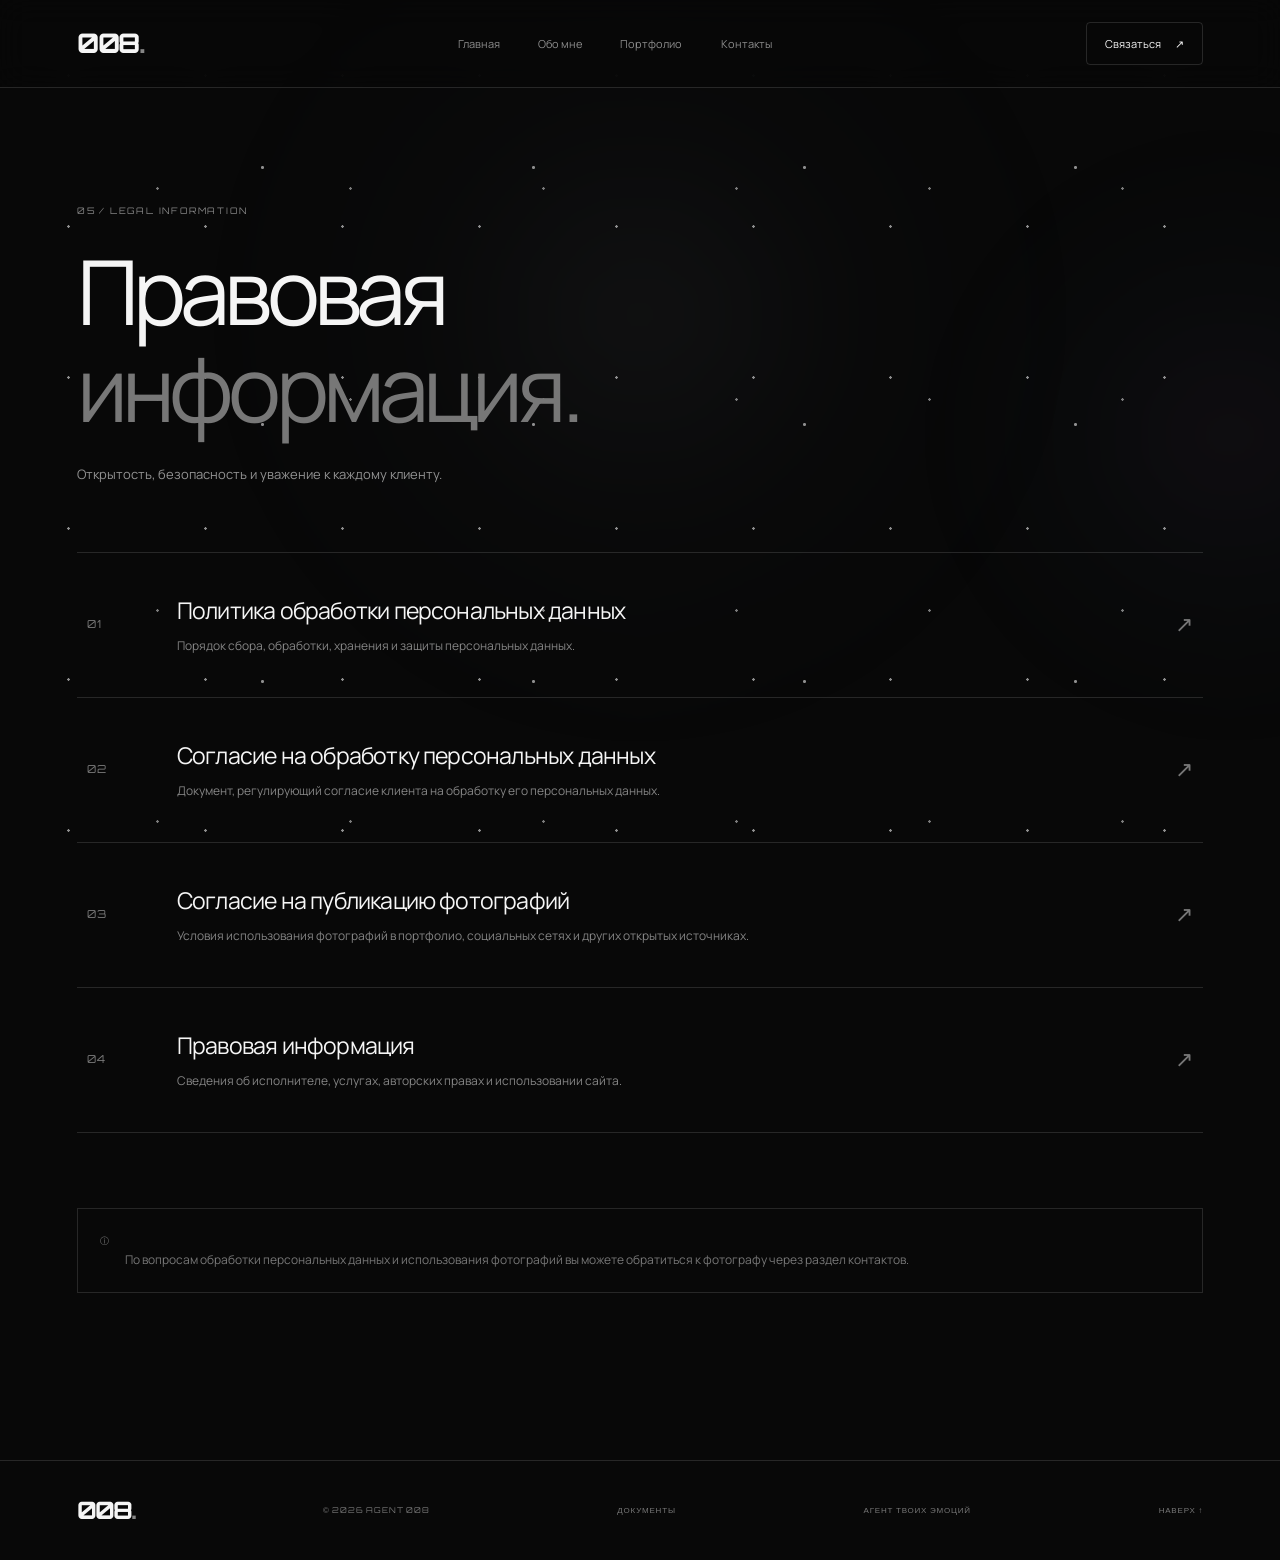
<file: documents.html>
<!DOCTYPE html>
<html lang="ru">
<head>
    <meta charset="UTF-8">
    <meta name="viewport" content="width=device-width, initial-scale=1.0">

    <meta name="description" content="Правовые документы фотографа 008 — Агент твоих эмоций.">

    <meta name="theme-color" content="#080808">

    <title>Документы — 008 / Агент твоих эмоций</title>

    <link rel="stylesheet" href="style.css">

    <link rel="preconnect" href="https://fonts.googleapis.com">
    <link rel="preconnect" href="https://fonts.gstatic.com" crossorigin>

    <link href="https://fonts.googleapis.com/css2?family=Manrope:wght@300;400;500;600;700;800&family=Orbitron:wght@400;500;600;700;800&display=swap" rel="stylesheet">

    <script src="script.js" defer></script>
</head>

<body>

    <!-- КОСМИЧЕСКИЙ ФОН -->
    <div class="space-background" aria-hidden="true">
        <div class="space-stars"></div>
        <div class="space-glow"></div>
        <div class="comets-container"></div>
    </div>

    <!-- ЗАГРУЗКА -->
    <div class="loader" id="loader" aria-hidden="true">
        <div class="loader__content">
            <span class="loader__number">008</span>
            <div class="loader__line"></div>
            <span class="loader__text">ИНИЦИАЛИЗАЦИЯ ОБЪЕКТИВА</span>
        </div>
    </div>

    <div class="ambient-light" aria-hidden="true"></div>

    <div id="pageShell">

        <!-- ШАПКА -->
        <header class="header" id="header">

            <a href="index.html" class="header__logo">
                008<span>.</span>
            </a>

            <nav class="navigation" id="navigation">

                <a href="index.html" class="navigation__link">
                    Главная
                </a>

                <a href="index.html#about" class="navigation__link">
                    Обо мне
                </a>

                <a href="portfolio.html" class="navigation__link">
                    Портфолио
                </a>

                <a href="contact.html" class="navigation__link">
                    Контакты
                </a>

            </nav>

            <a href="contact.html" class="header__button">
                Связаться <span>↗</span>
            </a>

            <button
                class="menu-toggle"
                id="menuToggle"
                aria-label="Открыть меню"
                aria-expanded="false"
                aria-controls="navigation"
            >
                <span></span>
                <span></span>
            </button>

        </header>


        <!-- ОСНОВНАЯ ЧАСТЬ -->
        <main>

            <section class="documents-page section">

                <div class="section__heading reveal">

                    <span class="eyebrow">
                        05 / LEGAL INFORMATION
                    </span>

                    <h1>
                        Правовая<br>
                        <span>информация.</span>
                    </h1>

                    <p class="section__description">
                        Открытость, безопасность и уважение
                        к каждому клиенту.
                    </p>

                </div>


                <!-- СПИСОК ДОКУМЕНТОВ -->
                <div class="documents-list">


                    <a href="privacy.html" class="document-card reveal">

                        <span class="document-card__number">01</span>

                        <div class="document-card__content">

                            <h2>
                                Политика обработки персональных данных
                            </h2>

                            <p>
                                Порядок сбора, обработки, хранения
                                и защиты персональных данных.
                            </p>

                        </div>

                        <span class="document-card__arrow">↗</span>

                    </a>


                    <a href="consent.html" class="document-card reveal">

                        <span class="document-card__number">02</span>

                        <div class="document-card__content">

                            <h2>
                                Согласие на обработку персональных данных
                            </h2>

                            <p>
                                Документ, регулирующий согласие клиента
                                на обработку его персональных данных.
                            </p>

                        </div>

                        <span class="document-card__arrow">↗</span>

                    </a>


                    <a href="photo-consent.html" class="document-card reveal">

                        <span class="document-card__number">03</span>

                        <div class="document-card__content">

                            <h2>
                                Согласие на публикацию фотографий
                            </h2>

                            <p>
                                Условия использования фотографий
                                в портфолио, социальных сетях и других
                                открытых источниках.
                            </p>

                        </div>

                        <span class="document-card__arrow">↗</span>

                    </a>


                    <a href="legal.html" class="document-card reveal">

                        <span class="document-card__number">04</span>

                        <div class="document-card__content">

                            <h2>
                                Правовая информация
                            </h2>

                            <p>
                                Сведения об исполнителе, услугах,
                                авторских правах и использовании сайта.
                            </p>

                        </div>

                        <span class="document-card__arrow">↗</span>

                    </a>

                </div>


                <div class="documents-note reveal">

                    <span class="documents-note__symbol">ⓘ</span>

                    <p>
                        По вопросам обработки персональных данных
                        и использования фотографий вы можете
                        обратиться к фотографу через раздел контактов.
                    </p>

                </div>

            </section>

        </main>


        <!-- ПОДВАЛ -->
        <footer class="footer">

            <a href="index.html" class="footer__logo">
                008<span>.</span>
            </a>

            <p class="footer__copyright">
                © <span id="currentYear"></span> AGENT 008
            </p>

            <a href="documents.html" class="footer__legal">
                ДОКУМЕНТЫ
            </a>

            <p class="footer__tagline">
                АГЕНТ ТВОИХ ЭМОЦИЙ
            </p>

            <a href="#" class="footer__top">
                НАВЕРХ ↑
            </a>

        </footer>

    </div>

</body>
</html>
</file>
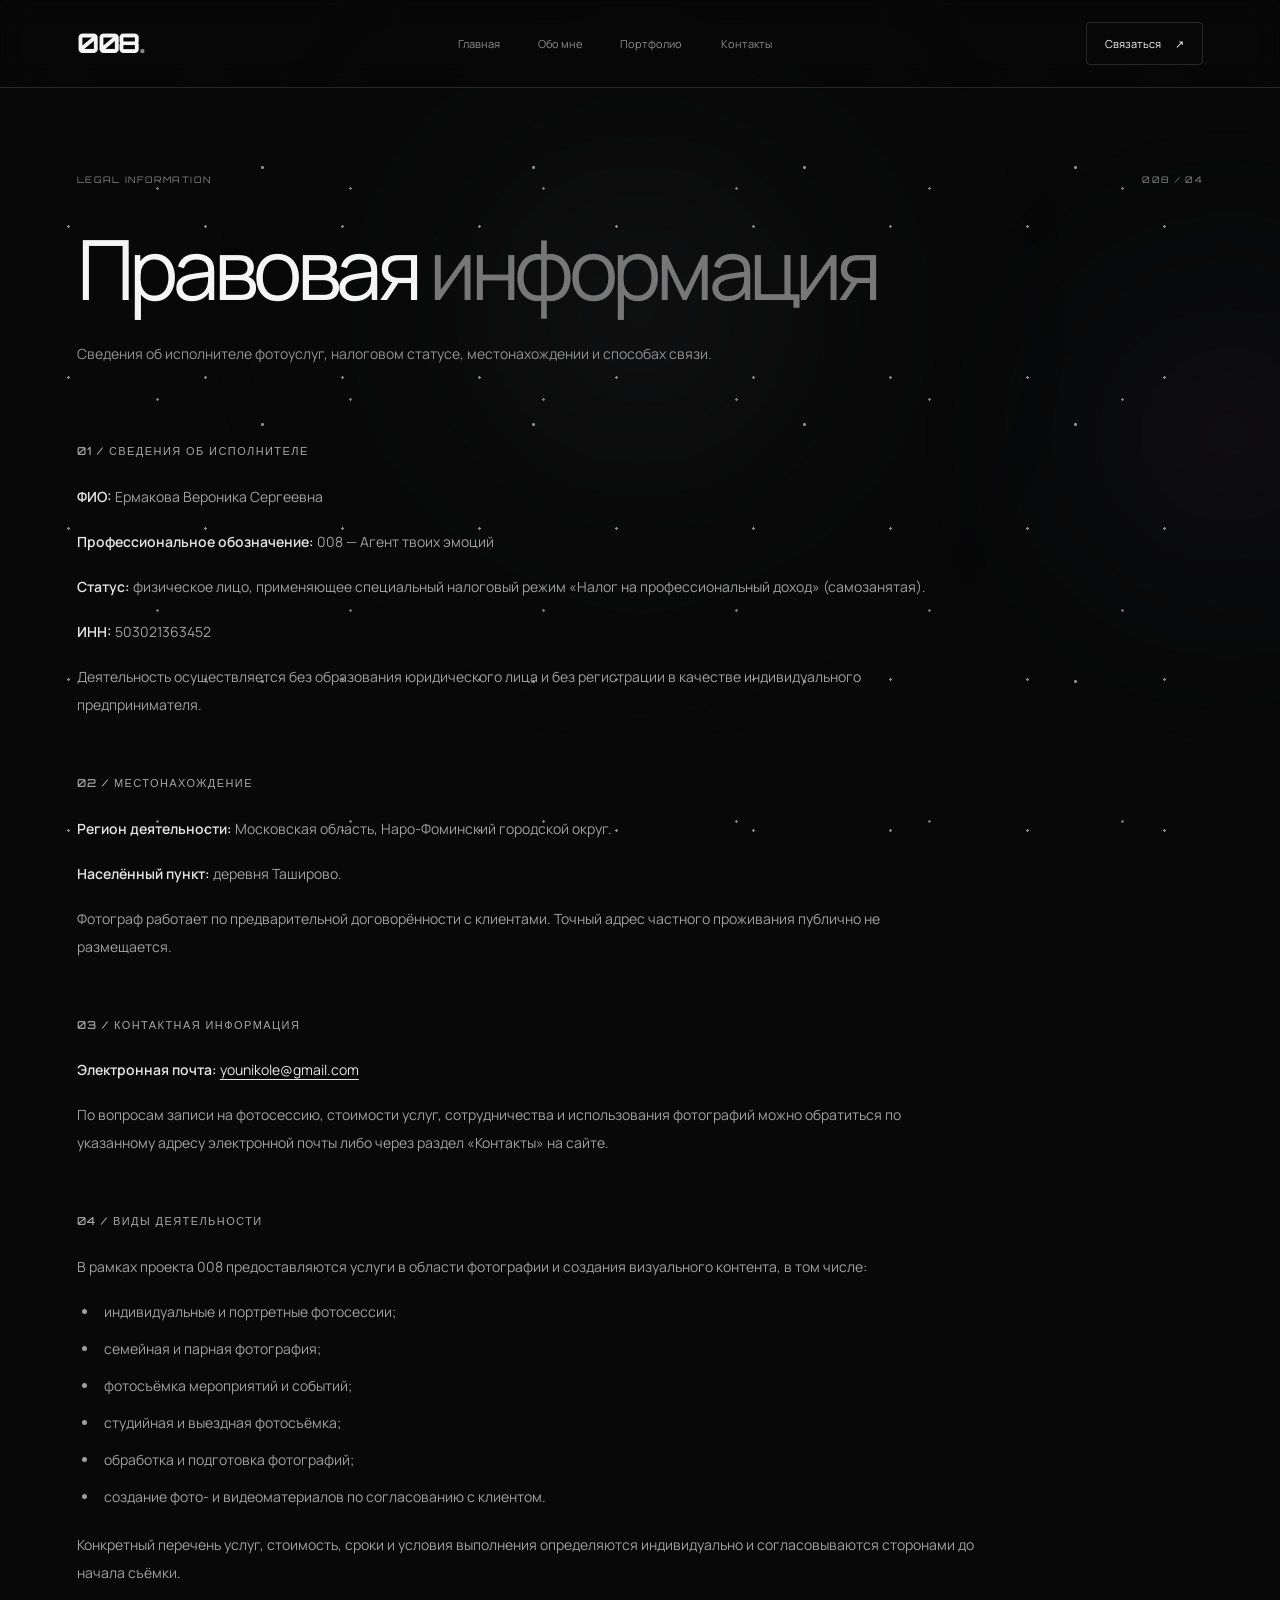
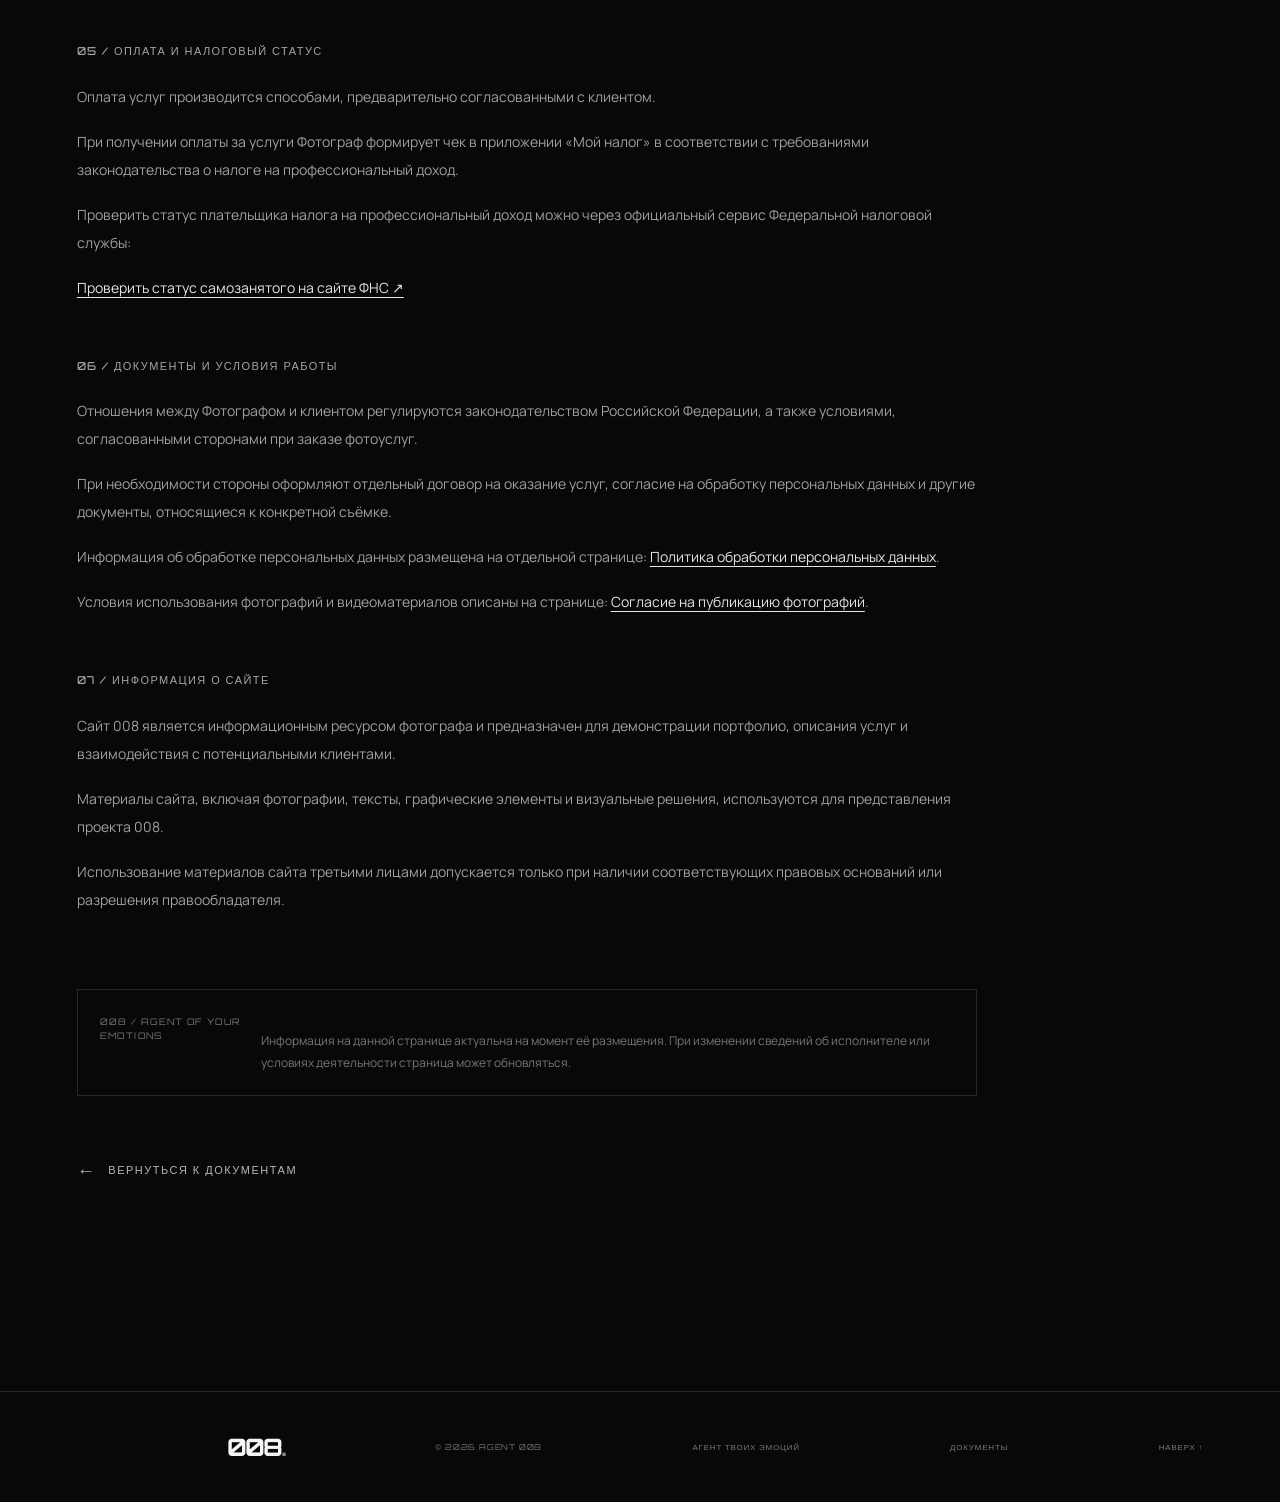
<file: legal.html>
<!DOCTYPE html>
<html lang="ru">
<head>
    <meta charset="UTF-8">
    <meta name="viewport" content="width=device-width, initial-scale=1.0">
    <meta name="theme-color" content="#080808">

    <title>Правовая информация — 008</title>
    <meta name="description" content="Правовая информация о фотографе 008: сведения об исполнителе, налоговом статусе и контактах.">

    <link rel="stylesheet" href="style.css">

    <link rel="preconnect" href="https://fonts.googleapis.com">
    <link rel="preconnect" href="https://fonts.gstatic.com" crossorigin>
    <link href="https://fonts.googleapis.com/css2?family=Manrope:wght@300;400;500;600;700;800&family=Orbitron:wght@400;500;600;700;800&display=swap" rel="stylesheet">

    <script src="script.js" defer></script>
</head>

<body class="documents-page">

    <!-- SPACE BACKGROUND -->
    <div class="space-background" aria-hidden="true">
        <div class="space-stars"></div>
        <div class="space-glow"></div>
        <div class="comets-container"></div>
    </div>

    <!-- LOADER -->
    <div class="loader" id="loader" aria-hidden="true">
        <div class="loader__content">
            <span class="loader__number">008</span>
            <div class="loader__line"></div>
            <span class="loader__text">ИНИЦИАЛИЗАЦИЯ ОБЪЕКТИВА</span>
        </div>
    </div>

    <div class="ambient-light" aria-hidden="true"></div>

    <div id="pageShell">

        <!-- HEADER -->
        <header class="header" id="header">

            <a href="index.html#home" class="header__logo" aria-label="008 — Главная">
                008<span>.</span>
            </a>

            <nav class="navigation" id="navigation">
                <a href="index.html#home" class="navigation__link">Главная</a>
                <a href="index.html#about" class="navigation__link">Обо мне</a>
                <a href="portfolio.html" class="navigation__link">Портфолио</a>
                <a href="contact.html" class="navigation__link">Контакты</a>
            </nav>

            <a href="contact.html" class="header__button">
                Связаться <span>↗</span>
            </a>

            <button
                class="menu-toggle"
                id="menuToggle"
                aria-label="Открыть меню"
                aria-expanded="false"
                aria-controls="navigation"
            >
                <span></span>
                <span></span>
            </button>

        </header>

        <!-- MAIN -->
        <main class="documents-content">

            <div class="documents-page__top">
                <span class="documents-page__label">LEGAL INFORMATION</span>
                <span class="documents-page__number">008 / 04</span>
            </div>

            <h1 class="documents-page__title">
                Правовая <span>информация</span>
            </h1>

            <p class="documents-page__subtitle">
                Сведения об исполнителе фотоуслуг, налоговом статусе,
                местонахождении и способах связи.
            </p>

            <div class="privacy-document">

                <!-- 01 -->
                <section class="legal-section">
                    <h2>01 / СВЕДЕНИЯ ОБ ИСПОЛНИТЕЛЕ</h2>

                    <p>
                        <strong>ФИО:</strong>
                        Ермакова Вероника Сергеевна
                    </p>

                    <p>
                        <strong>Профессиональное обозначение:</strong>
                        008 — Агент твоих эмоций
                    </p>

                    <p>
                        <strong>Статус:</strong>
                        физическое лицо, применяющее специальный
                        налоговый режим «Налог на профессиональный
                        доход» (самозанятая).
                    </p>

                    <p>
                        <strong>ИНН:</strong>
                        503021363452
                    </p>

                    <p>
                        Деятельность осуществляется без образования
                        юридического лица и без регистрации в качестве
                        индивидуального предпринимателя.
                    </p>
                </section>

                <!-- 02 -->
                <section class="legal-section">
                    <h2>02 / МЕСТОНАХОЖДЕНИЕ</h2>

                    <p>
                        <strong>Регион деятельности:</strong>
                        Московская область, Наро-Фоминский городской округ.
                    </p>

                    <p>
                        <strong>Населённый пункт:</strong>
                        деревня Таширово.
                    </p>

                    <p>
                        Фотограф работает по предварительной договорённости
                        с клиентами. Точный адрес частного проживания
                        публично не размещается.
                    </p>
                </section>

                <!-- 03 -->
                <section class="legal-section">
                    <h2>03 / КОНТАКТНАЯ ИНФОРМАЦИЯ</h2>

                    <p>
                        <strong>Электронная почта:</strong>
                        <a href="mailto:younikole@gmail.com">
                            younikole@gmail.com
                        </a>
                    </p>

                    <p>
                        По вопросам записи на фотосессию, стоимости услуг,
                        сотрудничества и использования фотографий
                        можно обратиться по указанному адресу электронной почты
                        либо через раздел «Контакты» на сайте.
                    </p>
                </section>

                <!-- 04 -->
                <section class="legal-section">
                    <h2>04 / ВИДЫ ДЕЯТЕЛЬНОСТИ</h2>

                    <p>
                        В рамках проекта 008 предоставляются услуги
                        в области фотографии и создания визуального контента,
                        в том числе:
                    </p>

                    <ul>
                        <li>индивидуальные и портретные фотосессии;</li>
                        <li>семейная и парная фотография;</li>
                        <li>фотосъёмка мероприятий и событий;</li>
                        <li>студийная и выездная фотосъёмка;</li>
                        <li>обработка и подготовка фотографий;</li>
                        <li>создание фото- и видеоматериалов по согласованию с клиентом.</li>
                    </ul>

                    <p>
                        Конкретный перечень услуг, стоимость, сроки
                        и условия выполнения определяются индивидуально
                        и согласовываются сторонами до начала съёмки.
                    </p>
                </section>

                <!-- 05 -->
                <section class="legal-section">
                    <h2>05 / ОПЛАТА И НАЛОГОВЫЙ СТАТУС</h2>

                    <p>
                        Оплата услуг производится способами,
                        предварительно согласованными с клиентом.
                    </p>

                    <p>
                        При получении оплаты за услуги Фотограф формирует
                        чек в приложении «Мой налог» в соответствии
                        с требованиями законодательства о налоге
                        на профессиональный доход.
                    </p>

                    <p>
                        Проверить статус плательщика налога на
                        профессиональный доход можно через официальный
                        сервис Федеральной налоговой службы:
                    </p>

                    <p>
                        <a
                            href="https://npd.nalog.ru/check-status/"
                            target="_blank"
                            rel="noopener noreferrer"
                        >
                            Проверить статус самозанятого на сайте ФНС ↗
                        </a>
                    </p>
                </section>

                <!-- 06 -->
                <section class="legal-section">
                    <h2>06 / ДОКУМЕНТЫ И УСЛОВИЯ РАБОТЫ</h2>

                    <p>
                        Отношения между Фотографом и клиентом регулируются
                        законодательством Российской Федерации,
                        а также условиями, согласованными сторонами
                        при заказе фотоуслуг.
                    </p>

                    <p>
                        При необходимости стороны оформляют отдельный
                        договор на оказание услуг, согласие на обработку
                        персональных данных и другие документы,
                        относящиеся к конкретной съёмке.
                    </p>

                    <p>
                        Информация об обработке персональных данных
                        размещена на отдельной странице:
                        <a href="privacy.html">Политика обработки персональных данных</a>.
                    </p>

                    <p>
                        Условия использования фотографий и видеоматериалов
                        описаны на странице:
                        <a href="photo-consent.html">Согласие на публикацию фотографий</a>.
                    </p>
                </section>

                <!-- 07 -->
                <section class="legal-section">
                    <h2>07 / ИНФОРМАЦИЯ О САЙТЕ</h2>

                    <p>
                        Сайт 008 является информационным ресурсом
                        фотографа и предназначен для демонстрации
                        портфолио, описания услуг и взаимодействия
                        с потенциальными клиентами.
                    </p>

                    <p>
                        Материалы сайта, включая фотографии, тексты,
                        графические элементы и визуальные решения,
                        используются для представления проекта 008.
                    </p>

                    <p>
                        Использование материалов сайта третьими лицами
                        допускается только при наличии соответствующих
                        правовых оснований или разрешения правообладателя.
                    </p>
                </section>

                <!-- NOTE -->
                <div class="documents-note">
                    <span>008 / AGENT OF YOUR EMOTIONS</span>

                    <p>
                        Информация на данной странице актуальна на момент
                        её размещения. При изменении сведений об исполнителе
                        или условиях деятельности страница может обновляться.
                    </p>
                </div>

            </div>
            <a href="documents.html" class="documents-back">
                <span>←</span> ВЕРНУТЬСЯ К ДОКУМЕНТАМ
        </main>

        <!-- FOOTER -->
        <footer class="footer">

            <a href="index.html#home" class="footer__logo">
                008<span>.</span>
            </a>

            <p class="footer__copyright">
                © <span id="currentYear"></span> AGENT 008
            </p>

            <p class="footer__tagline">
                АГЕНТ ТВОИХ ЭМОЦИЙ
            </p>

            <a href="documents.html" class="footer__legal">
                ДОКУМЕНТЫ
            </a>

            <a href="index.html#home" class="footer__top">
                НАВЕРХ ↑
            </a>

        </footer>

    </div>

</body>
</html>
</file>
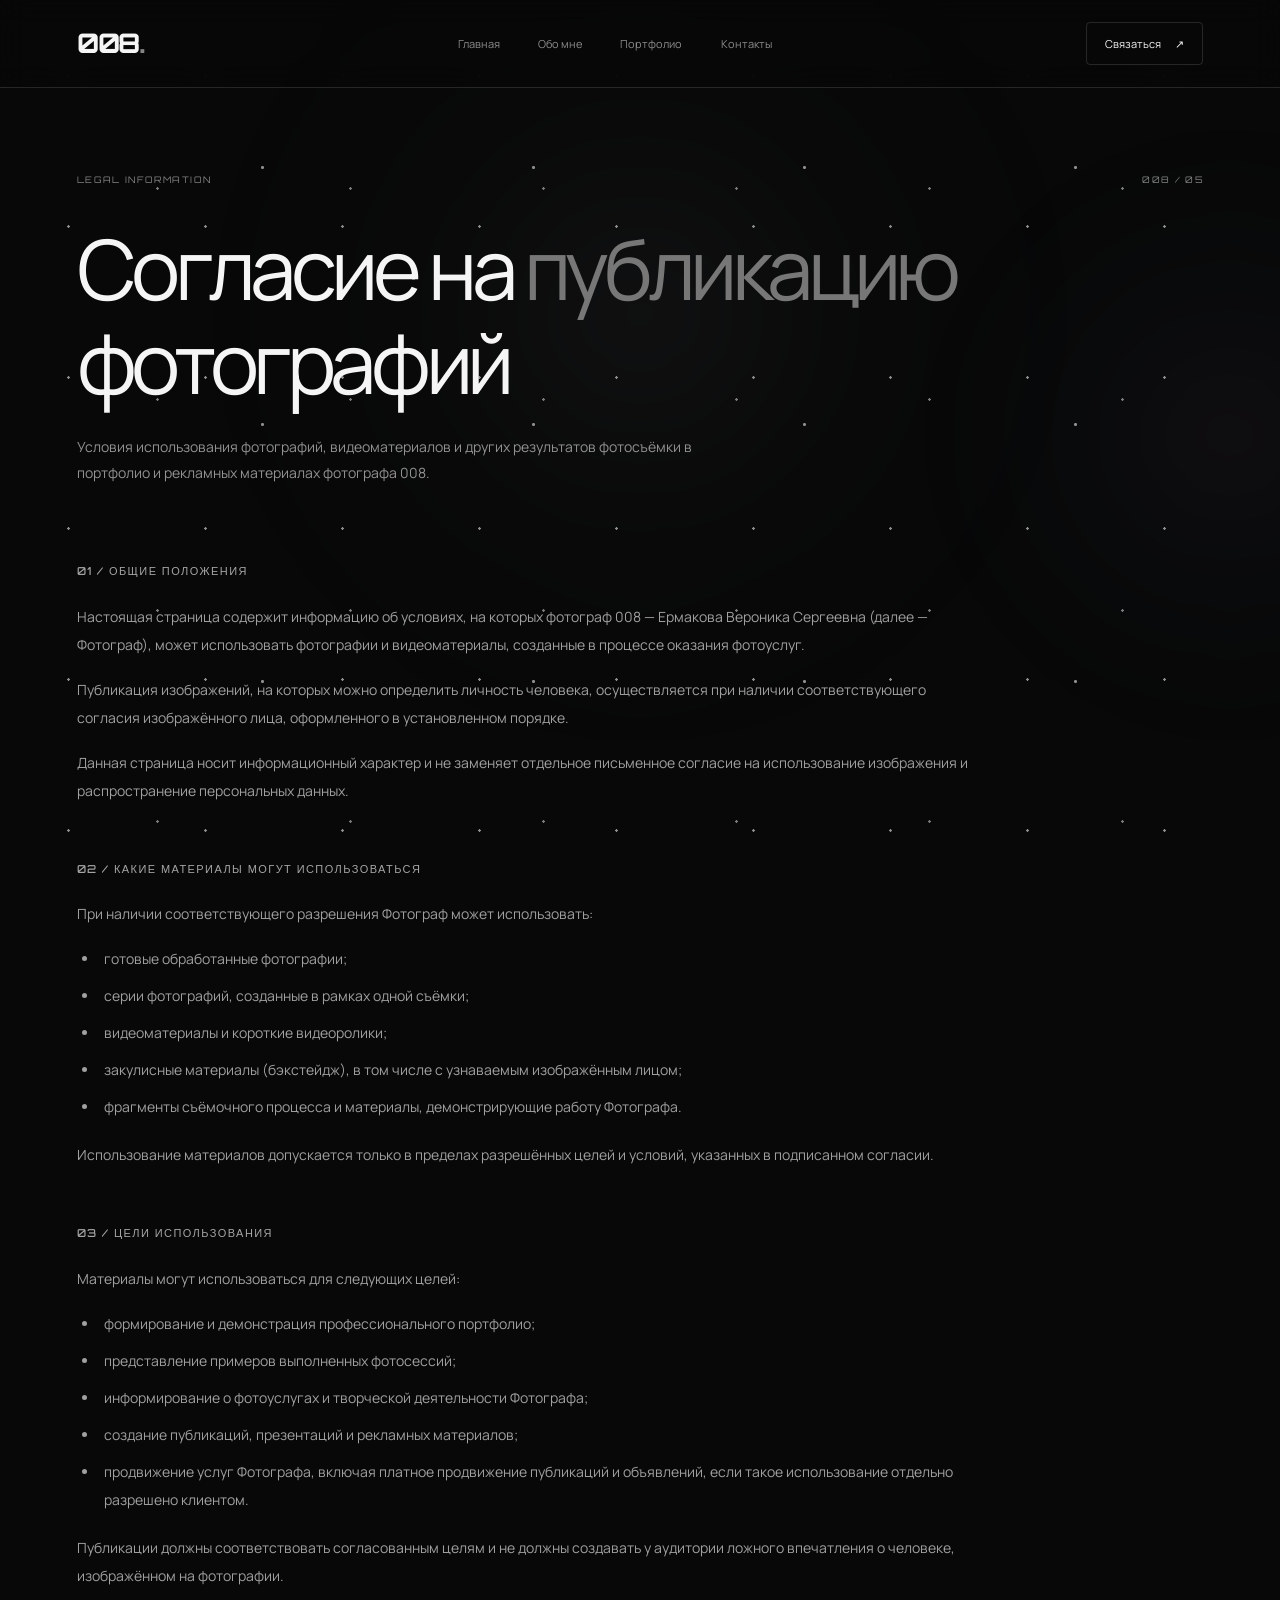
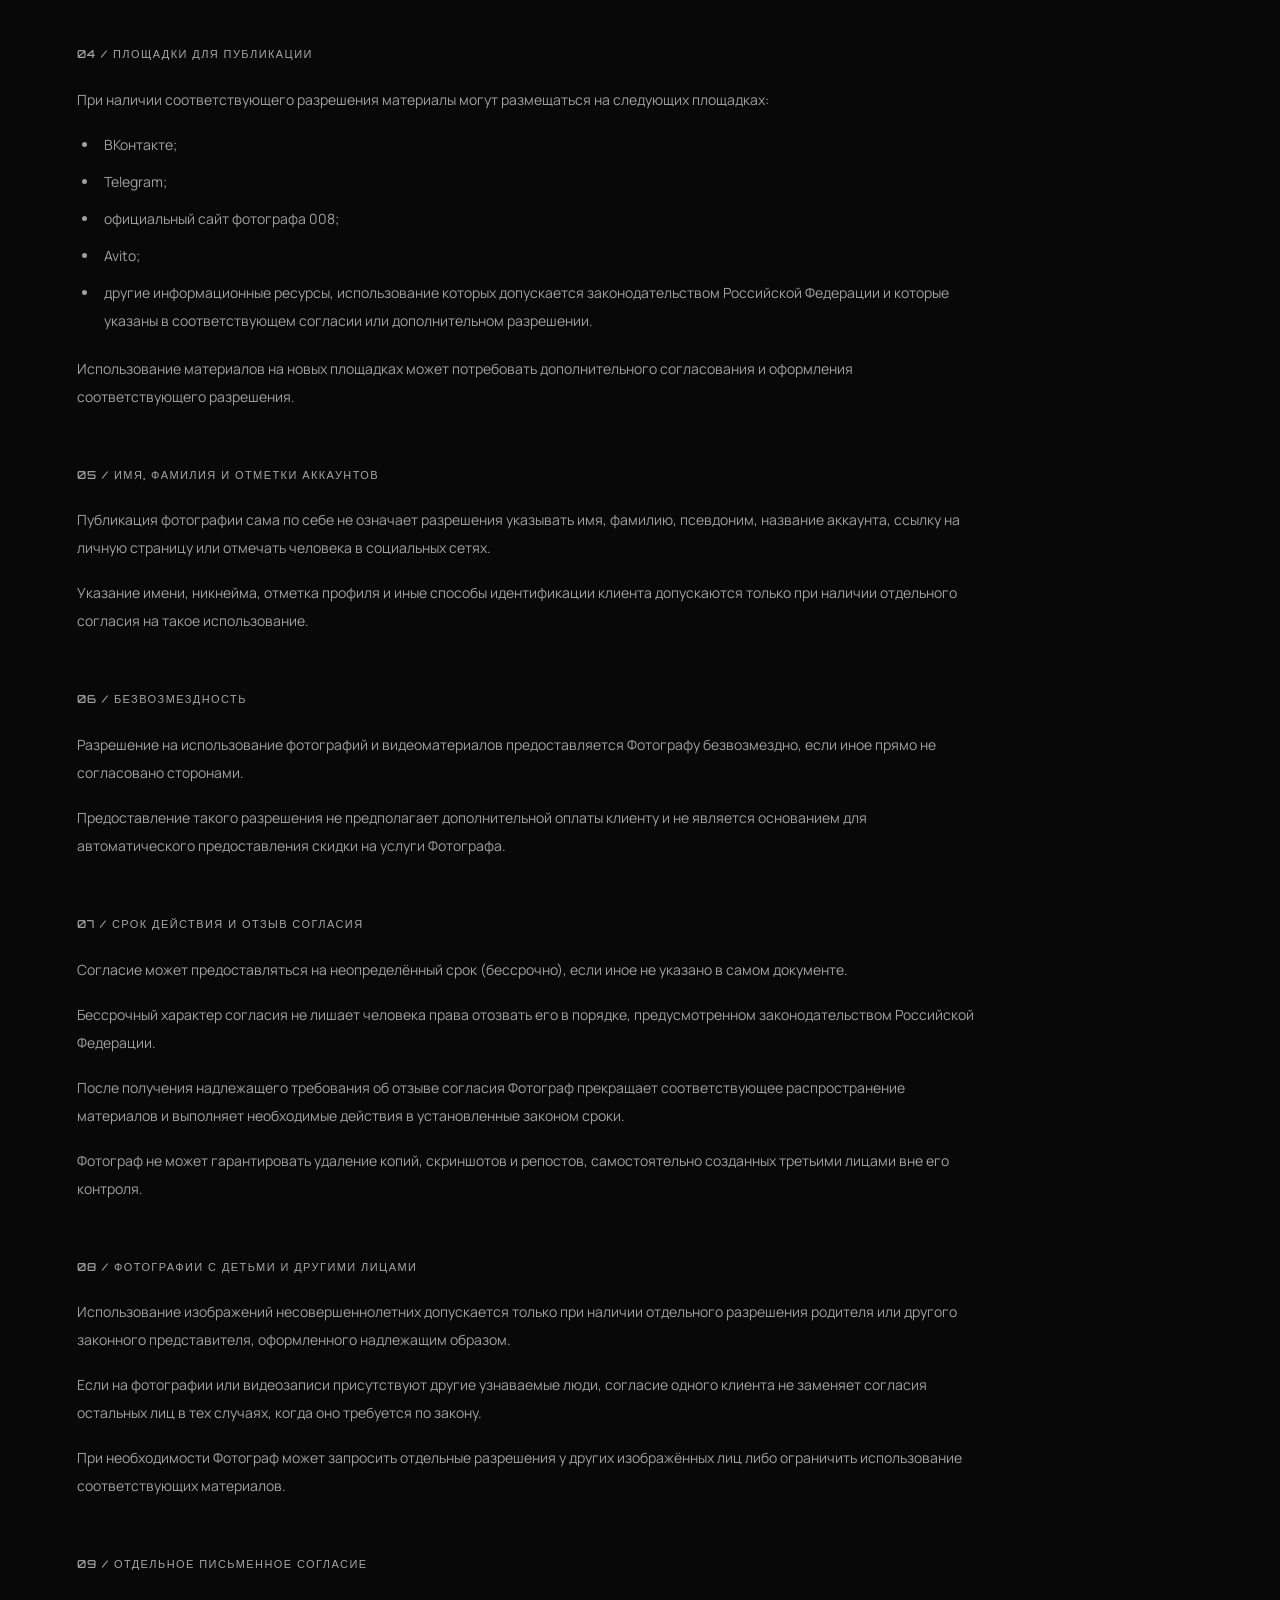
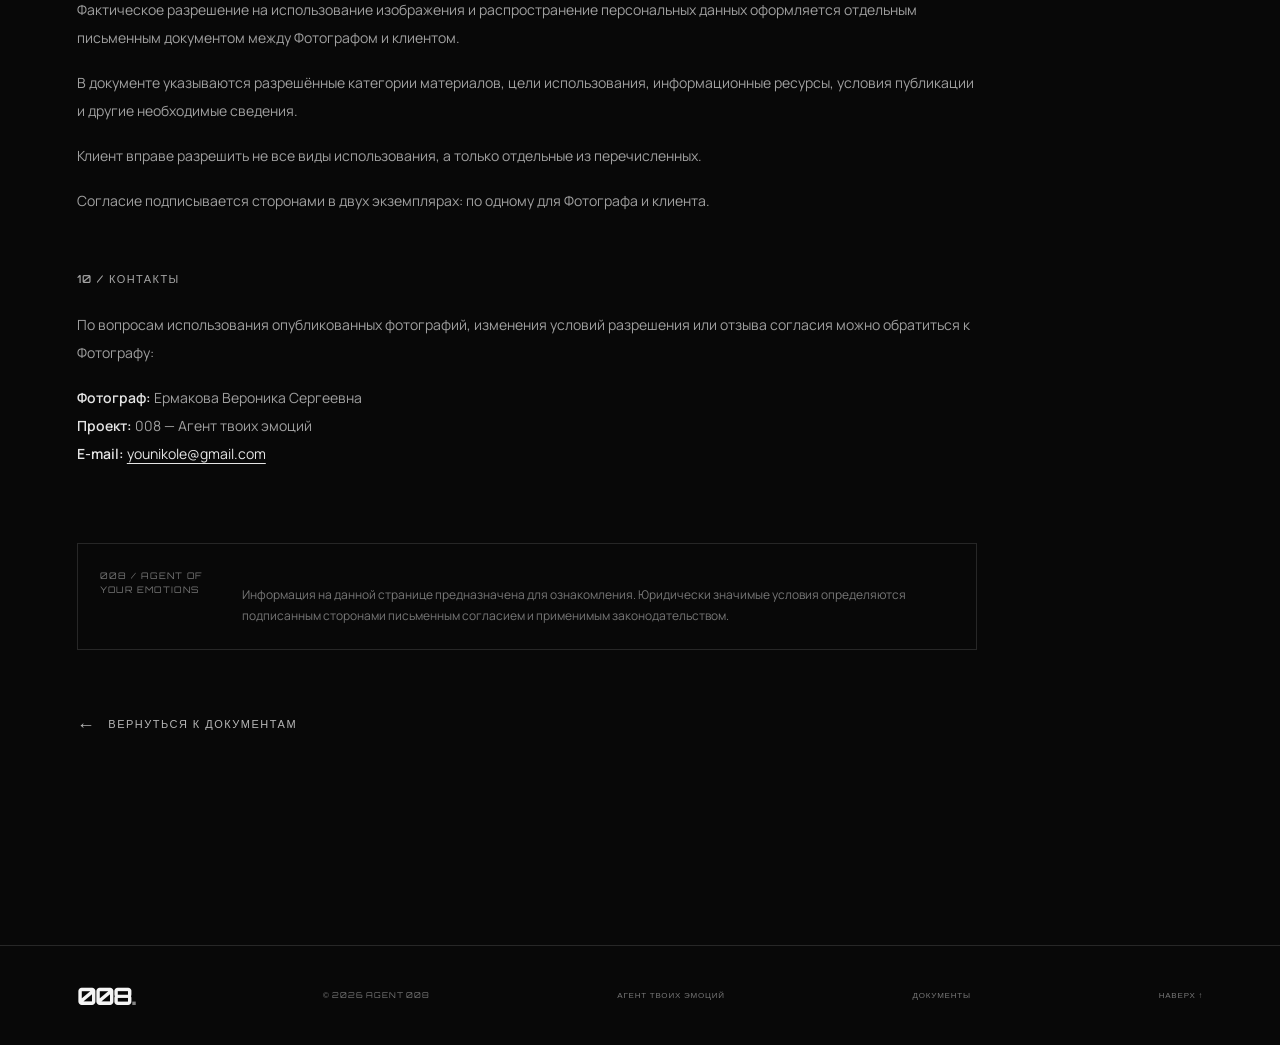
<file: photo-consent.html>
<!DOCTYPE html>
<html lang="ru">
<head>
    <meta charset="UTF-8">
    <meta name="viewport" content="width=device-width, initial-scale=1.0">
    <meta name="theme-color" content="#080808">

    <title>Согласие на публикацию фотографий — 008</title>
    <meta name="description" content="Информация об условиях использования и публикации фотографий, видеоматериалов и закулисных съёмок фотографа 008.">

    <link rel="stylesheet" href="style.css">

    <link rel="preconnect" href="https://fonts.googleapis.com">
    <link rel="preconnect" href="https://fonts.gstatic.com" crossorigin>
    <link href="https://fonts.googleapis.com/css2?family=Manrope:wght@300;400;500;600;700;800&family=Orbitron:wght@400;500;600;700;800&display=swap" rel="stylesheet">

    <script src="script.js" defer></script>
</head>

<body class="documents-page">

    <!-- SPACE BACKGROUND -->
    <div class="space-background" aria-hidden="true">
        <div class="space-stars"></div>
        <div class="space-glow"></div>
        <div class="comets-container"></div>
    </div>

    <!-- LOADER -->
    <div class="loader" id="loader" aria-hidden="true">
        <div class="loader__content">
            <span class="loader__number">008</span>
            <div class="loader__line"></div>
            <span class="loader__text">ИНИЦИАЛИЗАЦИЯ ОБЪЕКТИВА</span>
        </div>
    </div>

    <div class="ambient-light" aria-hidden="true"></div>

    <div id="pageShell">

        <!-- HEADER -->
        <header class="header" id="header">
            <a href="index.html#home" class="header__logo" aria-label="008 — Главная">
                008<span>.</span>
            </a>

            <nav class="navigation" id="navigation">
                <a href="index.html#home" class="navigation__link">Главная</a>
                <a href="index.html#about" class="navigation__link">Обо мне</a>
                <a href="portfolio.html" class="navigation__link">Портфолио</a>
                <a href="contact.html" class="navigation__link">Контакты</a>
            </nav>

            <a href="contact.html" class="header__button">
                Связаться <span>↗</span>
            </a>

            <button
                class="menu-toggle"
                id="menuToggle"
                aria-label="Открыть меню"
                aria-expanded="false"
                aria-controls="navigation"
            >
                <span></span>
                <span></span>
            </button>
        </header>

        <!-- MAIN -->
        <main class="documents-content">

            <div class="documents-page__top">
                <span class="documents-page__label">LEGAL INFORMATION</span>
                <span class="documents-page__number">008 / 05</span>
            </div>

            <h1 class="documents-page__title">
                Согласие на <span>публикацию</span> фотографий
            </h1>

            <p class="documents-page__subtitle">
                Условия использования фотографий, видеоматериалов и других
                результатов фотосъёмки в портфолио и рекламных материалах
                фотографа 008.
            </p>

            <div class="privacy-document">

                <section class="legal-section">
                    <h2>01 / ОБЩИЕ ПОЛОЖЕНИЯ</h2>

                    <p>
                        Настоящая страница содержит информацию об условиях,
                        на которых фотограф 008 — Ермакова Вероника Сергеевна
                        (далее — Фотограф), может использовать фотографии
                        и видеоматериалы, созданные в процессе оказания
                        фотоуслуг.
                    </p>

                    <p>
                        Публикация изображений, на которых можно определить
                        личность человека, осуществляется при наличии
                        соответствующего согласия изображённого лица,
                        оформленного в установленном порядке.
                    </p>

                    <p>
                        Данная страница носит информационный характер
                        и не заменяет отдельное письменное согласие
                        на использование изображения и распространение
                        персональных данных.
                    </p>
                </section>

                <section class="legal-section">
                    <h2>02 / КАКИЕ МАТЕРИАЛЫ МОГУТ ИСПОЛЬЗОВАТЬСЯ</h2>

                    <p>При наличии соответствующего разрешения Фотограф может использовать:</p>

                    <ul>
                        <li>готовые обработанные фотографии;</li>
                        <li>серии фотографий, созданные в рамках одной съёмки;</li>
                        <li>видеоматериалы и короткие видеоролики;</li>
                        <li>закулисные материалы (бэкстейдж), в том числе с узнаваемым изображённым лицом;</li>
                        <li>фрагменты съёмочного процесса и материалы, демонстрирующие работу Фотографа.</li>
                    </ul>

                    <p>
                        Использование материалов допускается только в пределах
                        разрешённых целей и условий, указанных в подписанном
                        согласии.
                    </p>
                </section>

                <section class="legal-section">
                    <h2>03 / ЦЕЛИ ИСПОЛЬЗОВАНИЯ</h2>

                    <p>Материалы могут использоваться для следующих целей:</p>

                    <ul>
                        <li>формирование и демонстрация профессионального портфолио;</li>
                        <li>представление примеров выполненных фотосессий;</li>
                        <li>информирование о фотоуслугах и творческой деятельности Фотографа;</li>
                        <li>создание публикаций, презентаций и рекламных материалов;</li>
                        <li>продвижение услуг Фотографа, включая платное продвижение публикаций и объявлений, если такое использование отдельно разрешено клиентом.</li>
                    </ul>

                    <p>
                        Публикации должны соответствовать согласованным целям
                        и не должны создавать у аудитории ложного впечатления
                        о человеке, изображённом на фотографии.
                    </p>
                </section>

                <section class="legal-section">
                    <h2>04 / ПЛОЩАДКИ ДЛЯ ПУБЛИКАЦИИ</h2>

                    <p>
                        При наличии соответствующего разрешения материалы
                        могут размещаться на следующих площадках:
                    </p>

                    <ul>
                        <li>ВКонтакте;</li>
                        <li>Telegram;</li>
                        <li>официальный сайт фотографа 008;</li>
                        <li>Avito;</li>
                        <li>другие информационные ресурсы, использование которых допускается законодательством Российской Федерации и которые указаны в соответствующем согласии или дополнительном разрешении.</li>
                    </ul>

                    <p>
                        Использование материалов на новых площадках может
                        потребовать дополнительного согласования и оформления
                        соответствующего разрешения.
                    </p>
                </section>

                <section class="legal-section">
                    <h2>05 / ИМЯ, ФАМИЛИЯ И ОТМЕТКИ АККАУНТОВ</h2>

                    <p>
                        Публикация фотографии сама по себе не означает
                        разрешения указывать имя, фамилию, псевдоним,
                        название аккаунта, ссылку на личную страницу
                        или отмечать человека в социальных сетях.
                    </p>

                    <p>
                        Указание имени, никнейма, отметка профиля и иные
                        способы идентификации клиента допускаются только
                        при наличии отдельного согласия на такое использование.
                    </p>
                </section>

                <section class="legal-section">
                    <h2>06 / БЕЗВОЗМЕЗДНОСТЬ</h2>

                    <p>
                        Разрешение на использование фотографий и
                        видеоматериалов предоставляется Фотографу
                        безвозмездно, если иное прямо не согласовано сторонами.
                    </p>

                    <p>
                        Предоставление такого разрешения не предполагает
                        дополнительной оплаты клиенту и не является
                        основанием для автоматического предоставления
                        скидки на услуги Фотографа.
                    </p>
                </section>

                <section class="legal-section">
                    <h2>07 / СРОК ДЕЙСТВИЯ И ОТЗЫВ СОГЛАСИЯ</h2>

                    <p>
                        Согласие может предоставляться на неопределённый
                        срок (бессрочно), если иное не указано в самом
                        документе.
                    </p>

                    <p>
                        Бессрочный характер согласия не лишает человека
                        права отозвать его в порядке, предусмотренном
                        законодательством Российской Федерации.
                    </p>

                    <p>
                        После получения надлежащего требования об отзыве
                        согласия Фотограф прекращает соответствующее
                        распространение материалов и выполняет необходимые
                        действия в установленные законом сроки.
                    </p>

                    <p>
                        Фотограф не может гарантировать удаление копий,
                        скриншотов и репостов, самостоятельно созданных
                        третьими лицами вне его контроля.
                    </p>
                </section>

                <section class="legal-section">
                    <h2>08 / ФОТОГРАФИИ С ДЕТЬМИ И ДРУГИМИ ЛИЦАМИ</h2>

                    <p>
                        Использование изображений несовершеннолетних
                        допускается только при наличии отдельного
                        разрешения родителя или другого законного
                        представителя, оформленного надлежащим образом.
                    </p>

                    <p>
                        Если на фотографии или видеозаписи присутствуют
                        другие узнаваемые люди, согласие одного клиента
                        не заменяет согласия остальных лиц в тех случаях,
                        когда оно требуется по закону.
                    </p>

                    <p>
                        При необходимости Фотограф может запросить
                        отдельные разрешения у других изображённых лиц
                        либо ограничить использование соответствующих
                        материалов.
                    </p>
                </section>

                <section class="legal-section">
                    <h2>09 / ОТДЕЛЬНОЕ ПИСЬМЕННОЕ СОГЛАСИЕ</h2>

                    <p>
                        Фактическое разрешение на использование изображения
                        и распространение персональных данных оформляется
                        отдельным письменным документом между Фотографом
                        и клиентом.
                    </p>

                    <p>
                        В документе указываются разрешённые категории
                        материалов, цели использования, информационные
                        ресурсы, условия публикации и другие необходимые
                        сведения.
                    </p>

                    <p>
                        Клиент вправе разрешить не все виды использования,
                        а только отдельные из перечисленных.
                    </p>

                    <p>
                        Согласие подписывается сторонами в двух экземплярах:
                        по одному для Фотографа и клиента.
                    </p>
                </section>

                <section class="legal-section">
                    <h2>10 / КОНТАКТЫ</h2>

                    <p>
                        По вопросам использования опубликованных фотографий,
                        изменения условий разрешения или отзыва согласия
                        можно обратиться к Фотографу:
                    </p>

                    <p>
                        <strong>Фотограф:</strong> Ермакова Вероника Сергеевна<br>
                        <strong>Проект:</strong> 008 — Агент твоих эмоций<br>
                        <strong>E-mail:</strong>
                        <a href="mailto:younikole@gmail.com">younikole@gmail.com</a>
                    </p>
                </section>

                <div class="documents-note">
                    <span>008 / AGENT OF YOUR EMOTIONS</span>
                    <p>
                        Информация на данной странице предназначена
                        для ознакомления. Юридически значимые условия
                        определяются подписанным сторонами письменным
                        согласием и применимым законодательством.
                    </p>
                </div>

            </div>
            <a href="documents.html" class="documents-back">
                <span>←</span> ВЕРНУТЬСЯ К ДОКУМЕНТАМ
        </main>

            </a>
        <!-- FOOTER -->
        <footer class="footer">
            <a href="index.html#home" class="footer__logo">
                008<span>.</span>
            </a>

            <p class="footer__copyright">
                © <span id="currentYear"></span> AGENT 008
            </p>

            <p class="footer__tagline">
                АГЕНТ ТВОИХ ЭМОЦИЙ
            </p>

            <a href="documents.html" class="footer__legal">
                ДОКУМЕНТЫ
            </a>

            <a href="index.html#home" class="footer__top">
                НАВЕРХ ↑
            </a>
        </footer>

    </div>

</body>
</html>
</file>
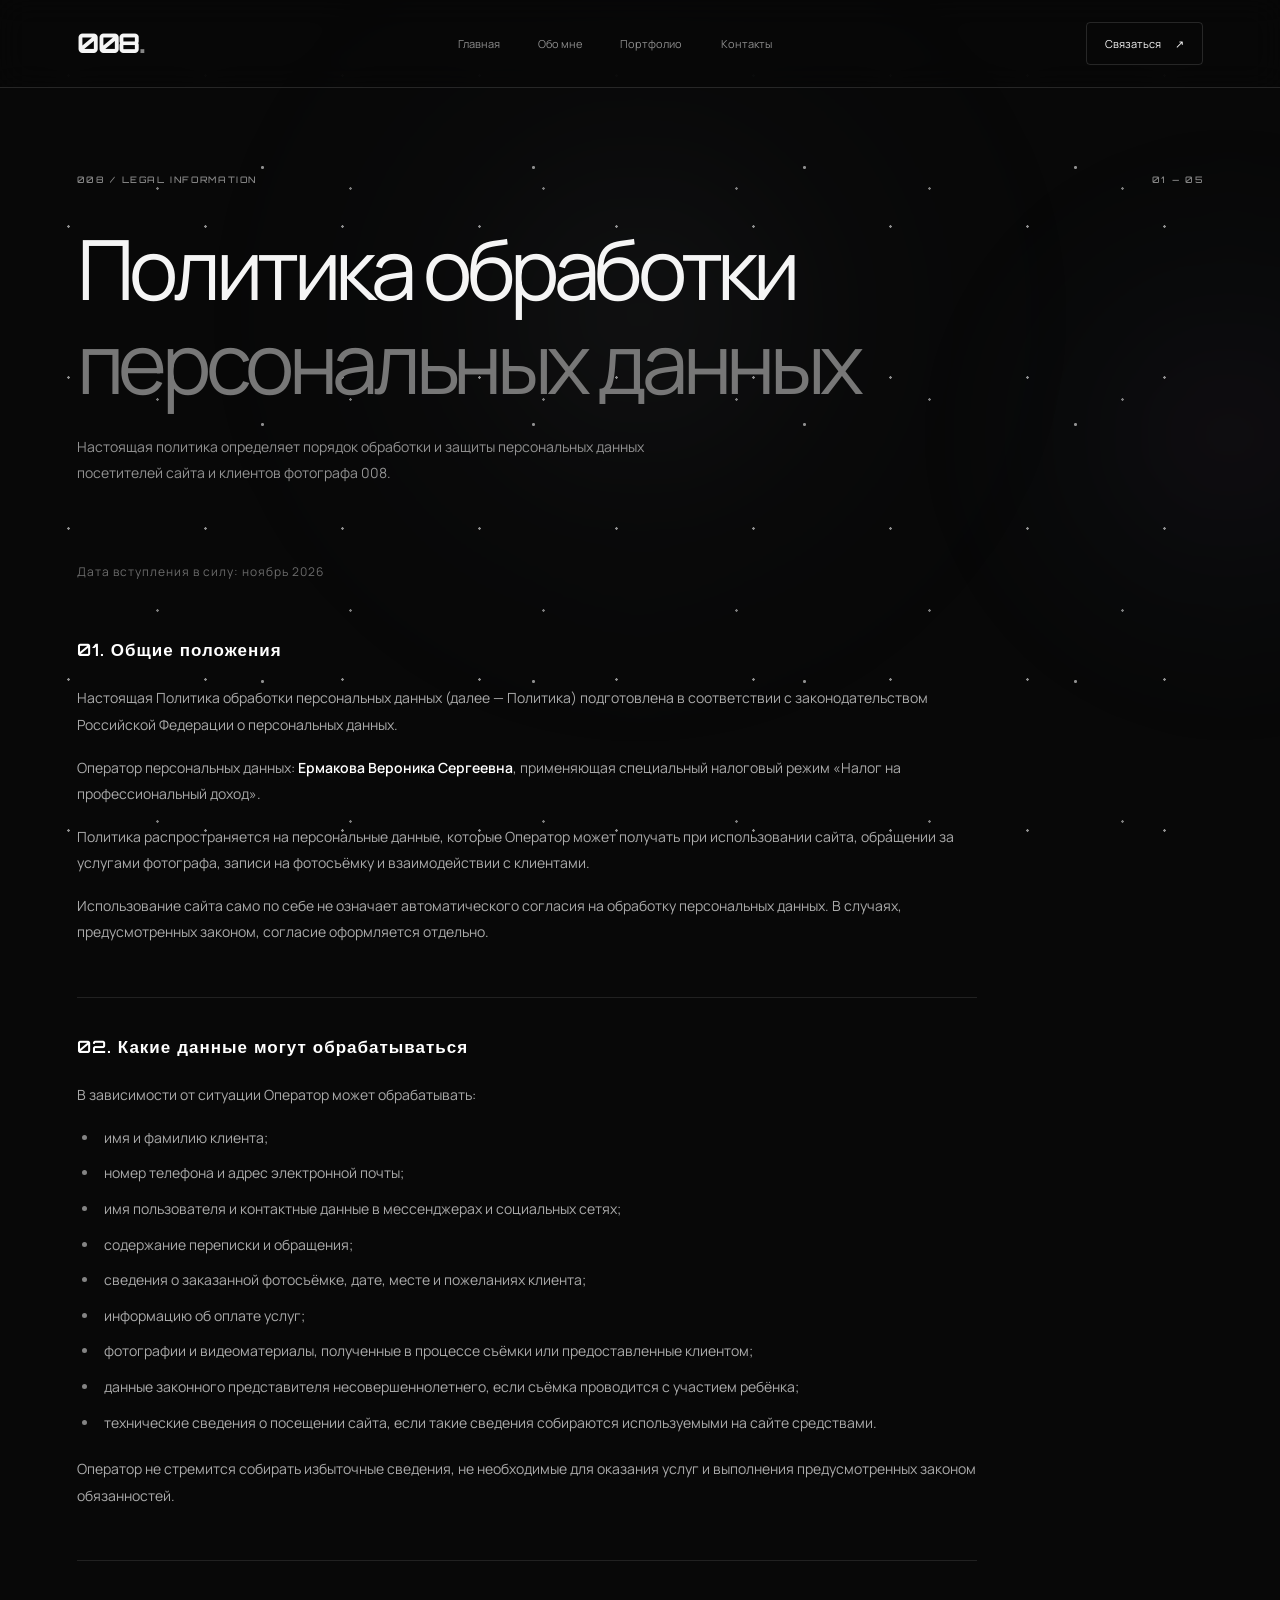
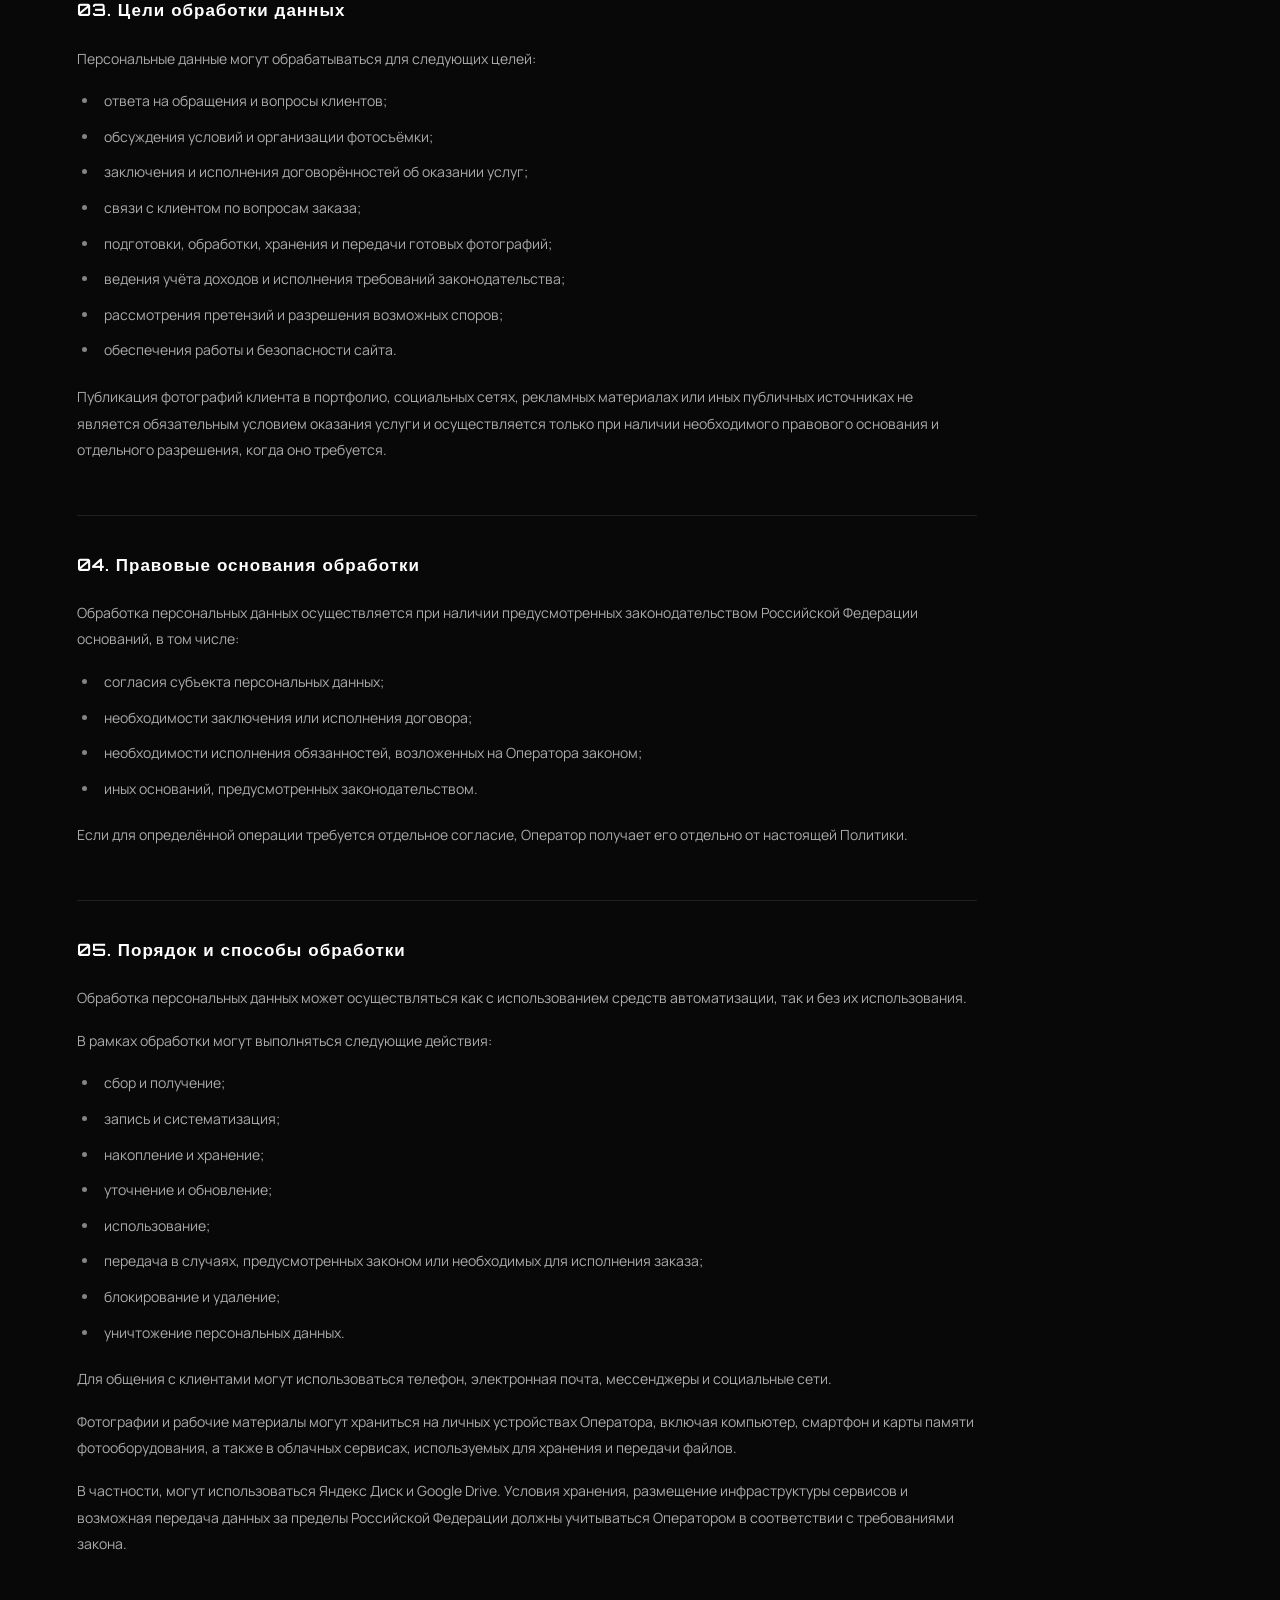
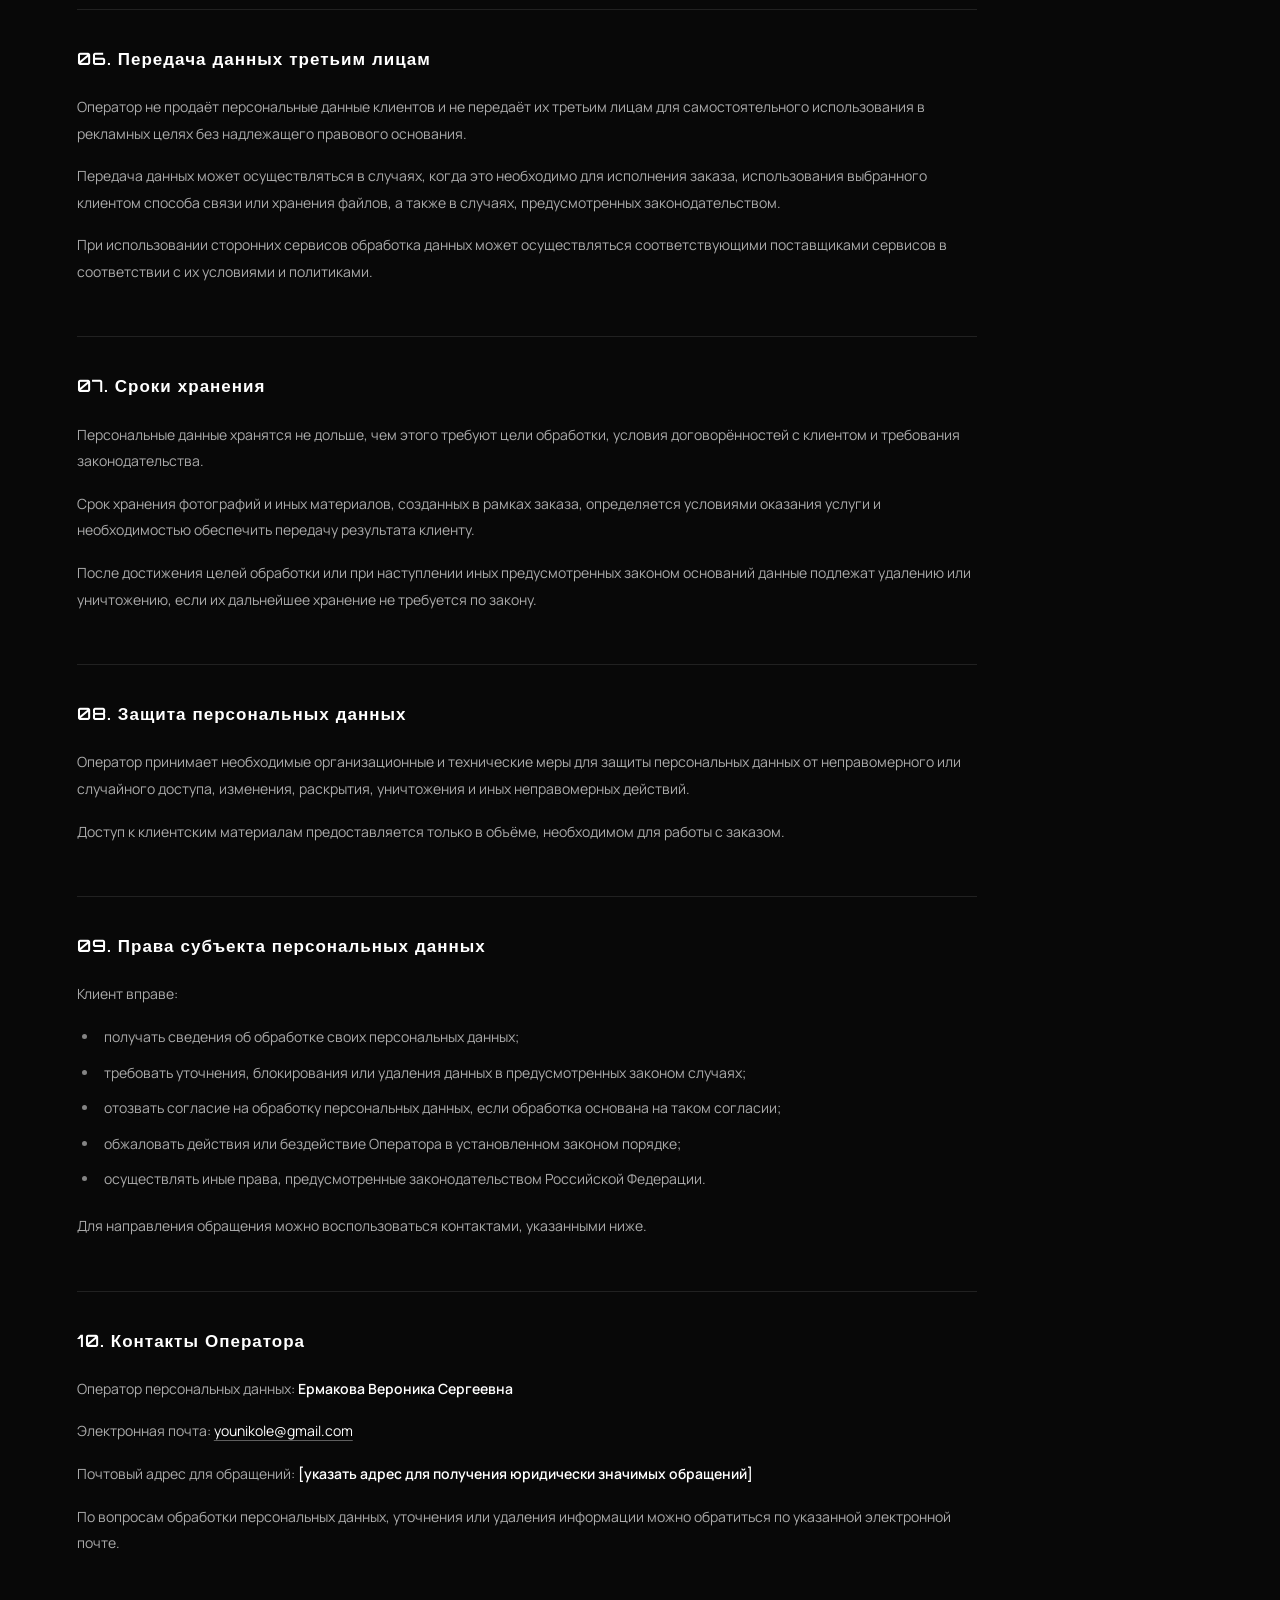
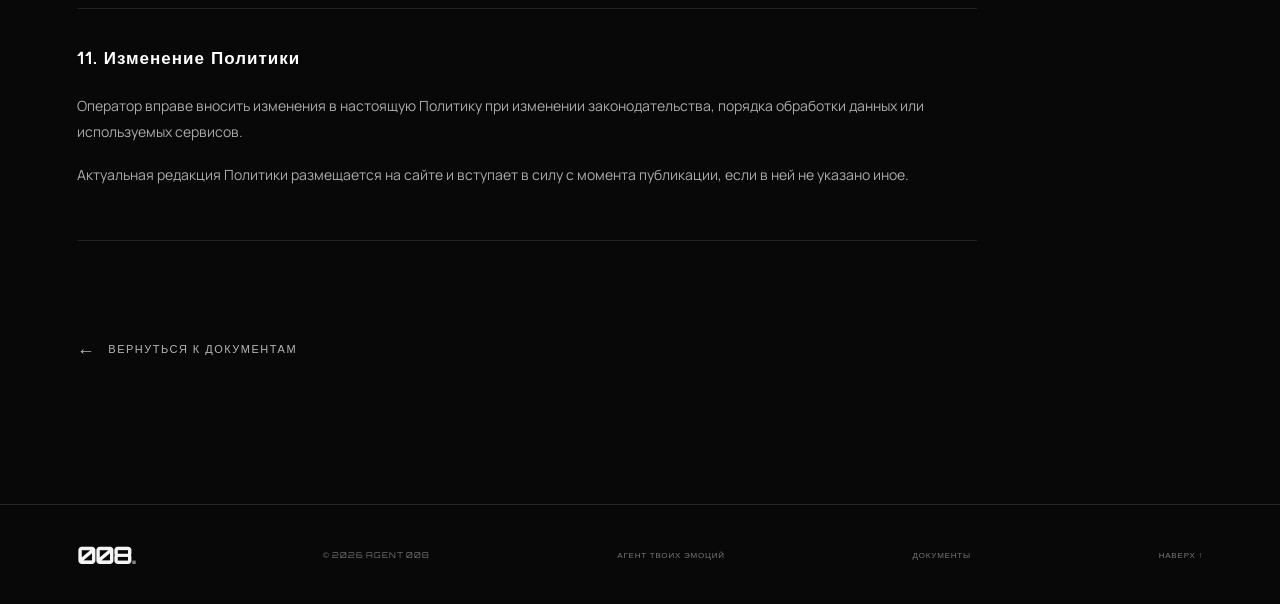
<file: privacy.html>
<!DOCTYPE html>
<html lang="ru">

<head>
    <meta charset="UTF-8">
    <meta name="viewport" content="width=device-width, initial-scale=1.0">
    <meta name="theme-color" content="#080808">

    <title>Политика обработки персональных данных — 008</title>
    <meta name="description" content="Политика обработки персональных данных фотографа 008 — Агент твоих эмоций.">

    <link rel="stylesheet" href="style.css">

    <link rel="preconnect" href="https://fonts.googleapis.com">
    <link rel="preconnect" href="https://fonts.gstatic.com" crossorigin>
    <link
        href="https://fonts.googleapis.com/css2?family=Manrope:wght@300;400;500;600;700;800&family=Orbitron:wght@400;500;600;700;800&display=swap"
        rel="stylesheet">

    <script src="script.js" defer></script>

    <style>
        /* Верхняя строка юридической страницы */
        .documents-page__top {
            display: flex;
            justify-content: space-between;
            align-items: center;
            width: 100%;
            margin-bottom: 35px;
            gap: 20px;
        }

        .documents-page__label,
        .documents-page__number {
            display: block;
            color: #858585;
            font-family: var(--font-display);
            font-size: 9px;
            font-weight: 500;
            letter-spacing: .18em;
            line-height: 1.6;
            opacity: 1;
            visibility: visible;
        }

        .documents-page__number {
            text-align: right;
            white-space: nowrap;
        }

        @media (max-width: 600px) {
            .documents-page__top {
                margin-bottom: 28px;
            }

            .documents-page__label,
            .documents-page__number {
                font-size: 8px;
                letter-spacing: .12em;
            }
        }
    </style>
</head>

<body class="documents-page">

    <!-- SPACE BACKGROUND -->
    <div class="space-background" aria-hidden="true">
        <div class="space-stars"></div>
        <div class="space-glow"></div>
        <div class="comets-container"></div>
    </div>

    <!-- LOADER 008 -->
    <div class="loader" id="loader" aria-hidden="true">
        <div class="loader__content">
            <span class="loader__number">008</span>
            <div class="loader__line"></div>
            <span class="loader__text">ИНИЦИАЛИЗАЦИЯ ОБЪЕКТИВА</span>
        </div>
    </div>

    <div class="ambient-light" aria-hidden="true"></div>

    <div id="pageShell">

        <!-- HEADER -->
        <header class="header" id="header">

            <a href="index.html#home" class="header__logo" aria-label="008 — Главная">
                008<span>.</span>
            </a>

            <nav class="navigation" id="navigation">

                <a href="index.html#home" class="navigation__link">
                    Главная
                </a>

                <a href="index.html#about" class="navigation__link">
                    Обо мне
                </a>

                <a href="portfolio.html" class="navigation__link">
                    Портфолио
                </a>

                <a href="contact.html" class="navigation__link">
                    Контакты
                </a>

            </nav>

            <a href="contact.html" class="header__button">
                Связаться <span>↗</span>
            </a>

            <button class="menu-toggle" id="menuToggle" aria-label="Открыть меню" aria-expanded="false"
                aria-controls="navigation">
                <span></span>
                <span></span>
            </button>

        </header>

        <!-- MAIN -->
        <main class="documents-content">

            <div class="documents-page__top">
                <span class="documents-page__label">
                    008 / LEGAL INFORMATION
                </span>

                <span class="documents-page__number">
                    01 — 05
                </span>
            </div>

            <h1 class="documents-page__title">
                Политика обработки<br>
                <span>персональных данных</span>
            </h1>

            <p class="documents-page__subtitle">
                Настоящая политика определяет порядок обработки и защиты
                персональных данных посетителей сайта и клиентов фотографа 008.
            </p>

            <div class="privacy-document">

                <p class="privacy-document__date">
                    Дата вступления в силу: ноябрь 2026
                </p>

                <section class="privacy-section">
                    <h2>01. Общие положения</h2>

                    <p>
                        Настоящая Политика обработки персональных данных
                        (далее — Политика) подготовлена в соответствии
                        с законодательством Российской Федерации о персональных
                        данных.
                    </p>

                    <p>
                        Оператор персональных данных:
                        <strong>Ермакова Вероника Сергеевна</strong>,
                        применяющая специальный налоговый режим
                        «Налог на профессиональный доход».
                    </p>

                    <p>
                        Политика распространяется на персональные данные,
                        которые Оператор может получать при использовании сайта,
                        обращении за услугами фотографа, записи на фотосъёмку
                        и взаимодействии с клиентами.
                    </p>

                    <p>
                        Использование сайта само по себе не означает
                        автоматического согласия на обработку персональных данных.
                        В случаях, предусмотренных законом, согласие оформляется
                        отдельно.
                    </p>
                </section>

                <section class="privacy-section">
                    <h2>02. Какие данные могут обрабатываться</h2>

                    <p>В зависимости от ситуации Оператор может обрабатывать:</p>

                    <ul>
                        <li>имя и фамилию клиента;</li>
                        <li>номер телефона и адрес электронной почты;</li>
                        <li>имя пользователя и контактные данные в мессенджерах
                            и социальных сетях;</li>
                        <li>содержание переписки и обращения;</li>
                        <li>сведения о заказанной фотосъёмке, дате, месте
                            и пожеланиях клиента;</li>
                        <li>информацию об оплате услуг;</li>
                        <li>фотографии и видеоматериалы, полученные
                            в процессе съёмки или предоставленные клиентом;</li>
                        <li>данные законного представителя несовершеннолетнего,
                            если съёмка проводится с участием ребёнка;</li>
                        <li>технические сведения о посещении сайта,
                            если такие сведения собираются используемыми
                            на сайте средствами.</li>
                    </ul>

                    <p>
                        Оператор не стремится собирать избыточные сведения,
                        не необходимые для оказания услуг и выполнения
                        предусмотренных законом обязанностей.
                    </p>
                </section>

                <section class="privacy-section">
                    <h2>03. Цели обработки данных</h2>

                    <p>Персональные данные могут обрабатываться для следующих целей:</p>

                    <ul>
                        <li>ответа на обращения и вопросы клиентов;</li>
                        <li>обсуждения условий и организации фотосъёмки;</li>
                        <li>заключения и исполнения договорённостей об оказании услуг;</li>
                        <li>связи с клиентом по вопросам заказа;</li>
                        <li>подготовки, обработки, хранения и передачи готовых фотографий;</li>
                        <li>ведения учёта доходов и исполнения требований законодательства;</li>
                        <li>рассмотрения претензий и разрешения возможных споров;</li>
                        <li>обеспечения работы и безопасности сайта.</li>
                    </ul>

                    <p>
                        Публикация фотографий клиента в портфолио, социальных
                        сетях, рекламных материалах или иных публичных источниках
                        не является обязательным условием оказания услуги
                        и осуществляется только при наличии необходимого
                        правового основания и отдельного разрешения, когда оно требуется.
                    </p>
                </section>

                <section class="privacy-section">
                    <h2>04. Правовые основания обработки</h2>

                    <p>
                        Обработка персональных данных осуществляется при наличии
                        предусмотренных законодательством Российской Федерации
                        оснований, в том числе:
                    </p>

                    <ul>
                        <li>согласия субъекта персональных данных;</li>
                        <li>необходимости заключения или исполнения договора;</li>
                        <li>необходимости исполнения обязанностей,
                            возложенных на Оператора законом;</li>
                        <li>иных оснований, предусмотренных законодательством.</li>
                    </ul>

                    <p>
                        Если для определённой операции требуется отдельное
                        согласие, Оператор получает его отдельно от настоящей Политики.
                    </p>
                </section>

                <section class="privacy-section">
                    <h2>05. Порядок и способы обработки</h2>

                    <p>
                        Обработка персональных данных может осуществляться
                        как с использованием средств автоматизации,
                        так и без их использования.
                    </p>

                    <p>В рамках обработки могут выполняться следующие действия:</p>

                    <ul>
                        <li>сбор и получение;</li>
                        <li>запись и систематизация;</li>
                        <li>накопление и хранение;</li>
                        <li>уточнение и обновление;</li>
                        <li>использование;</li>
                        <li>передача в случаях, предусмотренных законом
                            или необходимых для исполнения заказа;</li>
                        <li>блокирование и удаление;</li>
                        <li>уничтожение персональных данных.</li>
                    </ul>

                    <p>
                        Для общения с клиентами могут использоваться телефон,
                        электронная почта, мессенджеры и социальные сети.
                    </p>

                    <p>
                        Фотографии и рабочие материалы могут храниться
                        на личных устройствах Оператора, включая компьютер,
                        смартфон и карты памяти фотооборудования, а также
                        в облачных сервисах, используемых для хранения
                        и передачи файлов.
                    </p>

                    <p>
                        В частности, могут использоваться Яндекс Диск
                        и Google Drive. Условия хранения, размещение
                        инфраструктуры сервисов и возможная передача данных
                        за пределы Российской Федерации должны учитываться
                        Оператором в соответствии с требованиями закона.
                    </p>
                </section>

                <section class="privacy-section">
                    <h2>06. Передача данных третьим лицам</h2>

                    <p>
                        Оператор не продаёт персональные данные клиентов
                        и не передаёт их третьим лицам для самостоятельного
                        использования в рекламных целях без надлежащего
                        правового основания.
                    </p>

                    <p>
                        Передача данных может осуществляться в случаях,
                        когда это необходимо для исполнения заказа,
                        использования выбранного клиентом способа связи
                        или хранения файлов, а также в случаях,
                        предусмотренных законодательством.
                    </p>

                    <p>
                        При использовании сторонних сервисов обработка данных
                        может осуществляться соответствующими поставщиками
                        сервисов в соответствии с их условиями и политиками.
                    </p>
                </section>

                <section class="privacy-section">
                    <h2>07. Сроки хранения</h2>

                    <p>
                        Персональные данные хранятся не дольше, чем этого
                        требуют цели обработки, условия договорённостей
                        с клиентом и требования законодательства.
                    </p>

                    <p>
                        Срок хранения фотографий и иных материалов,
                        созданных в рамках заказа, определяется условиями
                        оказания услуги и необходимостью обеспечить
                        передачу результата клиенту.
                    </p>

                    <p>
                        После достижения целей обработки или при наступлении
                        иных предусмотренных законом оснований данные
                        подлежат удалению или уничтожению, если их дальнейшее
                        хранение не требуется по закону.
                    </p>
                </section>

                <section class="privacy-section">
                    <h2>08. Защита персональных данных</h2>

                    <p>
                        Оператор принимает необходимые организационные
                        и технические меры для защиты персональных данных
                        от неправомерного или случайного доступа,
                        изменения, раскрытия, уничтожения и иных
                        неправомерных действий.
                    </p>

                    <p>
                        Доступ к клиентским материалам предоставляется
                        только в объёме, необходимом для работы с заказом.
                    </p>
                </section>

                <section class="privacy-section">
                    <h2>09. Права субъекта персональных данных</h2>

                    <p>Клиент вправе:</p>

                    <ul>
                        <li>получать сведения об обработке своих персональных данных;</li>
                        <li>требовать уточнения, блокирования или удаления
                            данных в предусмотренных законом случаях;</li>
                        <li>отозвать согласие на обработку персональных данных,
                            если обработка основана на таком согласии;</li>
                        <li>обжаловать действия или бездействие Оператора
                            в установленном законом порядке;</li>
                        <li>осуществлять иные права, предусмотренные
                            законодательством Российской Федерации.</li>
                    </ul>

                    <p>
                        Для направления обращения можно воспользоваться
                        контактами, указанными ниже.
                    </p>
                </section>

                <section class="privacy-section">
                    <h2>10. Контакты Оператора</h2>

                    <p>
                        Оператор персональных данных:
                        <strong>Ермакова Вероника Сергеевна</strong>
                    </p>

                    <p>
                        Электронная почта:
                        <a href="mailto:younikole@gmail.com">younikole@gmail.com</a>
                    </p>

                    <p>
                        Почтовый адрес для обращений:
                        <strong>[указать адрес для получения юридически значимых обращений]</strong>
                    </p>

                    <p>
                        По вопросам обработки персональных данных,
                        уточнения или удаления информации можно обратиться
                        по указанной электронной почте.
                    </p>
                </section>

                <section class="privacy-section">
                    <h2>11. Изменение Политики</h2>

                    <p>
                        Оператор вправе вносить изменения в настоящую Политику
                        при изменении законодательства, порядка обработки
                        данных или используемых сервисов.
                    </p>

                    <p>
                        Актуальная редакция Политики размещается на сайте
                        и вступает в силу с момента публикации,
                        если в ней не указано иное.
                    </p>
                </section>

            </div>

            <a href="documents.html" class="documents-back">
                <span>←</span> ВЕРНУТЬСЯ К ДОКУМЕНТАМ
            </a>

        </main>

        <!-- FOOTER -->
        <footer class="footer">

            <a href="index.html#home" class="footer__logo">
                008<span>.</span>
            </a>

            <p class="footer__copyright">
                © <span id="currentYear"></span> AGENT 008
            </p>

            <p class="footer__tagline">
                АГЕНТ ТВОИХ ЭМОЦИЙ
            </p>

            <a href="documents.html" class="footer__legal">
                ДОКУМЕНТЫ
            </a>

            <a href="index.html#home" class="footer__top">
                НАВЕРХ ↑
            </a>

        </footer>

    </div>

</body>

</html>
</file>
<file: style.css>
/* =====================================================
   AGENT 008
   ГЛАВНЫЙ ФАЙЛ ДИЗАЙНА

   Здесь можно менять:
   цвета, размеры, шрифты, расстояния и эффекты.
===================================================== */


/* =====================================================
   01. ГЛАВНЫЕ НАСТРОЙКИ
===================================================== */

:root {

    /* ЦВЕТА */

    --color-background: #080808;
    --color-surface: #111111;
    --color-surface-light: #1a1a1a;

    --color-text: #f5f5f5;
    --color-text-muted: #8d8d8d;

    --color-accent: #d9d9d9;
    --color-border: rgba(255, 255, 255, 0.13);


    /* ШРИФТЫ */

    --font-main: "Manrope", sans-serif;
    --font-display: "Orbitron", sans-serif;


    /* РАЗМЕРЫ */

    --page-padding: clamp(20px, 6vw, 100px);

    --header-height: 88px;

    --content-width: 1440px;


    /* СКРУГЛЕНИЯ */

    --radius-small: 4px;
    --radius-medium: 12px;
    --radius-large: 24px;


    /* АНИМАЦИИ */

    --transition-fast: 0.25s ease;
    --transition-medium: 0.5s ease;
    --transition-slow: 0.9s cubic-bezier(0.2, 0.7, 0.2, 1);


    /* НАСТРОЙКИ ОБЪЕКТА: ЦИФРЫ 008 */

    --number-size: clamp(110px, 24vw, 340px);

    --number-spacing: -0.08em;


    /* НАСТРОЙКИ ОБЪЕКТА: ОБЪЕКТИВ */

    --lens-size: clamp(180px, 35vw, 480px);

    --lens-opacity: 0.65;

    --lens-speed: 12s;


    /* СВЕЧЕНИЕ */

    --glow-opacity: 0.45;

}


/* =====================================================
   02. СБРОС СТИЛЕЙ
===================================================== */

* {
    margin: 0;
    padding: 0;
    box-sizing: border-box;
}

html {
    scroll-behavior: smooth;
    scroll-padding-top: var(--header-height);
}

body {

    background: var(--color-background);

    color: var(--color-text);

    font-family: var(--font-main);

    font-size: 14px;

    line-height: 1.6;

    overflow-x: hidden;

    -webkit-font-smoothing: antialiased;

}

body.menu-open {
    overflow: hidden;
}

a {
    color: inherit;
    text-decoration: none;
}

button {
    font: inherit;
}

button,
a {
    -webkit-tap-highlight-color: transparent;
}

button:focus-visible,
a:focus-visible {
    outline: 2px solid white;
    outline-offset: 5px;
}

img {
    display: block;
    max-width: 100%;
}

::selection {
    background: white;
    color: black;
}


/* =====================================================
   03. ЭКРАН ЗАГРУЗКИ
===================================================== */

.loader {

    position: fixed;

    inset: 0;

    z-index: 9999;

    display: grid;

    place-items: center;

    background: #050505;

    transition:
        opacity 0.8s ease,
        visibility 0.8s ease;

}

.loader.is-hidden {

    opacity: 0;

    visibility: hidden;

    pointer-events: none;

}

.loader__content {

    display: flex;

    flex-direction: column;

    align-items: center;

    gap: 22px;

}

.loader__number {

    font-family: var(--font-display);

    font-size: clamp(60px, 15vw, 130px);

    font-weight: 800;

    letter-spacing: -0.09em;

    padding-right: 0.09em;

    color: #e9e9e9;

    background:
        linear-gradient(
            120deg,
            #656565 0%,
            #ffffff 22%,
            #777777 38%,
            #ffffff 50%,
            #888888 68%,
            #f5f5f5 82%,
            #5c5c5c 100%
        );

    background-size: 250% 100%;

    -webkit-background-clip: text;

    background-clip: text;

    -webkit-text-fill-color: transparent;

    animation: chromeFlow 3s linear infinite;

}

.loader__line {

    width: 180px;

    height: 1px;

    background: rgba(255, 255, 255, 0.15);

    overflow: hidden;

    position: relative;

}

.loader__line::after {

    content: "";

    position: absolute;

    inset: 0;

    background: white;

    transform: translateX(-100%);

    animation: loadingLine 1.2s ease forwards;

}

.loader__text {

    font-family: var(--font-display);

    font-size: 9px;

    letter-spacing: 0.22em;

    color: var(--color-text-muted);

}


/* =====================================================
   04. ОБЩИЕ СВЕТОВЫЕ ЭФФЕКТЫ
===================================================== */

.ambient-light {

    position: fixed;

    z-index: -1;

    top: 15%;

    right: -250px;

    width: 600px;

    height: 600px;

    border-radius: 50%;

    background:
        radial-gradient(
            circle,
            rgba(94, 70, 110, 0.09) 0%,
            rgba(52, 80, 110, 0.04) 35%,
            transparent 70%
        );

    filter: blur(30px);

    pointer-events: none;

}


/* =====================================================
   05. ШАПКА
===================================================== */

.header {

    position: fixed;

    top: 0;

    left: 0;

    width: 100%;

    height: var(--header-height);

    padding: 0 var(--page-padding);

    display: flex;

    align-items: center;

    justify-content: space-between;

    border-bottom: 1px solid var(--color-border);

    z-index: 100;

    background: rgba(8, 8, 8, 0.861);

    backdrop-filter: blur(15px);

}

.header__logo {

    font-family: var(--font-display);

    font-size: 27px;

    font-weight: 800;

    letter-spacing: -0.08em;

}

.header__logo span,
.footer__logo span {
    color: #858585;
}

.navigation {

    display: flex;

    align-items: center;

    gap: clamp(18px, 3vw, 48px);

}

.navigation__link {

    position: relative;

    color: var(--color-text-muted);

    font-size: 11px;

    transition: color var(--transition-fast);

}

.navigation__link::after {

    content: "";

    position: absolute;

    left: 0;

    bottom: -8px;

    width: 100%;

    height: 1px;

    background: white;

    transform: scaleX(0);

    transform-origin: right;

    transition: transform var(--transition-fast);

}

.navigation__link:hover,
.navigation__link.active {

    color: white;

}

.navigation__link:hover::after,
.navigation__link.active::after {

    transform: scaleX(1);

    transform-origin: left;

}

.header__button {

    display: flex;

    align-items: center;

    gap: 14px;

    padding: 12px 18px;

    border: 1px solid var(--color-border);

    border-radius: var(--radius-small);

    font-size: 11px;

    transition:
        background var(--transition-fast),
        color var(--transition-fast),
        border-color var(--transition-fast);

}

.header__button span {

    transition: transform var(--transition-fast);

}

.header__button:hover {

    color: black;

    background: white;

    border-color: white;

}

.header__button:hover span {

    transform: translate(3px, -3px);

}

.menu-toggle {

    display: none;

    border: none;

    background: none;

    color: white;

    cursor: pointer;

}


/* =====================================================
   06. ГЛАВНЫЙ ЭКРАН
===================================================== */

.hero {

    min-height: 100svh;

    position: relative;

    display: flex;

    flex-direction: column;

    justify-content: space-between;

    padding:
        calc(var(--header-height) + 35px)
        var(--page-padding)
        28px;

    overflow: hidden;

    isolation: isolate;

}

.hero__grid {

    position: absolute;

    inset: 0;

    z-index: -2;

    background-image:
        linear-gradient(
            rgba(255, 255, 255, 0.025) 1px,
            transparent 1px
        ),
        linear-gradient(
            90deg,
            rgba(255, 255, 255, 0.025) 1px,
            transparent 1px
        );

    background-size: 80px 80px;

    mask-image:
        linear-gradient(
            to bottom,
            black,
            transparent 90%
        );

    pointer-events: none;

}

.hero__corner {

    position: absolute;

    width: 28px;

    height: 28px;

    opacity: 0.5;

    pointer-events: none;

}

.hero__corner--left {
    left: calc(var(--page-padding) - 15px);
    top: 115px;

    border-top: 1px solid white;
    border-left: 1px solid white;
}

.hero__corner--right {

    right: var(--page-padding);

    bottom: 90px;

    border-right: 1px solid white;

    border-bottom: 1px solid white;

}

.hero__topline,
.hero__bottomline {

    position: relative;

    z-index: 2;

    display: flex;

    justify-content: space-between;

    align-items: center;

    gap: 20px;

    font-family: var(--font-display);

    font-size: 9px;

    letter-spacing: 0.15em;

    color: var(--color-text-muted);

}

.status {

    display: flex;

    align-items: center;

    gap: 10px;

}

.status__dot {

    width: 6px;

    height: 6px;

    border-radius: 50%;

    background: #b7b7b7;

    box-shadow: 0 0 12px rgba(255, 255, 255, 0.6);

    animation: statusPulse 2s ease-in-out infinite;

}

.hero__main {

    width: 100%;

    max-width: var(--content-width);

    margin: 55px auto 65px;

    position: relative;

    z-index: 2;

    text-align: center;

}

.hero__number-wrap {

    position: relative;

    display: inline-flex;

    justify-content: center;

    align-items: center;

    margin-bottom: 15px;

}

.hero__number {

    position: relative;

    z-index: 1;

    font-family: var(--font-display);

    font-size: var(--number-size);

    font-weight: 800;

    line-height: 0.95;

    letter-spacing: var(--number-spacing);

    padding-right: 0.08em;

    color: #d9d9d9;

    background:
        linear-gradient(
            115deg,
            #626262 0%,
            #ffffff 15%,
            #858585 28%,
            #f8f8f8 40%,
            #777777 51%,
            #ffffff 65%,
            #777777 80%,
            #eeeeee 100%
        );

    background-size: 240% 100%;

    -webkit-background-clip: text;

    background-clip: text;

    -webkit-text-fill-color: transparent;

    filter:
        drop-shadow(0 0 1px rgba(255, 255, 255, 0.4))
        drop-shadow(0 15px 40px rgba(255, 255, 255, 0.05));

    animation:
        chromeFlow 8s linear infinite,
        numberAppear 1.2s cubic-bezier(0.16, 1, 0.3, 1) both;

}

.hero__side-note {

    position: absolute;

    top: 50%;

    z-index: 2;

    font-family: var(--font-display);

    font-size: 8px;

    line-height: 1.8;

    letter-spacing: 0.18em;

    color: #777;

    text-align: left;

}

.hero__side-note--left {

    right: calc(100% + 25px);

    transform: translateY(-50%);

}

.hero__side-note--right {

    left: calc(100% + 25px);

    transform: translateY(-50%);

}

.hero__lens-flare {

    position: absolute;

    z-index: 3;

    top: 45%;

    left: 0;

    width: 100%;

    height: 2px;

    background:
        linear-gradient(
            90deg,
            transparent,
            rgba(255, 255, 255, 0.8),
            transparent
        );

    filter: blur(2px);

    opacity: 0;

    pointer-events: none;

    animation: lensFlare 1.5s ease 1.2s forwards;

}

.hero__signature {

    display: flex;

    justify-content: center;

    align-items: center;

    gap: 20px;

    margin-top: 22px;

}

.hero__signature p {

    font-size: clamp(12px, 1.3vw, 16px);

    font-weight: 500;

    letter-spacing: 0.3em;

}

.hero__signature-line {

    display: block;

    width: clamp(20px, 4vw, 65px);

    height: 1px;

    background: linear-gradient(
        90deg,
        transparent,
        #777
    );

}

.hero__signature-line:last-child {

    transform: rotate(180deg);

}

.hero__description {

    margin-top: 25px;

    font-size: clamp(13px, 1.5vw, 16px);

    line-height: 1.9;

    color: #999;

    font-weight: 300;

}

.hero__actions {

    margin-top: 34px;

    display: flex;

    justify-content: center;

    align-items: center;

    gap: 25px;

}


/* =====================================================
   07. КНОПКИ
===================================================== */

.button {

    min-height: 52px;

    display: inline-flex;

    align-items: center;

    justify-content: center;

    gap: 25px;

    padding: 0 22px;

    font-size: 11px;

    font-weight: 600;

    border: 1px solid transparent;

    cursor: pointer;

    transition:
        transform var(--transition-fast),
        background var(--transition-fast),
        color var(--transition-fast),
        border-color var(--transition-fast);

}

.button:hover {

    transform: translateY(-3px);

}

.button:active {

    transform: translateY(-1px) scale(0.98);

}

.button--primary {

    position: relative;

    overflow: hidden;

    color: #080808;

    background: #f1f1f1;

    border-color: #f1f1f1;

}

.button--primary::before {

    content: "";

    position: absolute;

    top: -100%;

    left: -60%;

    width: 35%;

    height: 300%;

    background: rgba(255, 255, 255, 0.8);

    transform: rotate(25deg);

    transition: left 0.6s ease;

}

.button--primary:hover::before {

    left: 130%;

}

.button--primary > span {

    position: relative;

    z-index: 1;

}

.button__icon {

    font-size: 16px;

    transition: transform var(--transition-fast);

}

.button--primary:hover .button__icon {

    transform: translate(3px, -3px);

}

.button--text {

    color: #aaa;

    background: transparent;

    border-color: transparent;

}

.button--text:hover {

    color: white;

}

.button--text span {

    transition: transform var(--transition-fast);

}

.button--text:hover span {

    transform: translateY(3px);

}


/* =====================================================
   08. ОБЪЕКТИВ
===================================================== */

.lens {

    position: absolute;

    z-index: -1;

    top: 50%;

    left: 50%;

    width: var(--lens-size);

    aspect-ratio: 1;

    opacity: var(--lens-opacity);

    transform: translate(-50%, -50%);

    pointer-events: none;

    animation: lensFloat 8s ease-in-out infinite;

}

.lens__ring {

    position: absolute;

    inset: 0;

    border-radius: 50%;

}

.lens__ring--outer {

    border: 1px solid rgba(255, 255, 255, 0.08);

    box-shadow:
        0 0 50px rgba(255, 255, 255, 0.02),
        inset 0 0 50px rgba(255, 255, 255, 0.02);

}

.lens__ring--middle {

    inset: 9%;

    border: 1px solid rgba(255, 255, 255, 0.13);

    background:
        conic-gradient(
            from 0deg,
            transparent,
            rgba(100, 130, 255, 0.13),
            transparent,
            rgba(255, 100, 190, 0.12),
            transparent,
            rgba(80, 230, 220, 0.12),
            transparent
        );

    animation: lensRotate 30s linear infinite;

}

.lens__ring--inner {

    inset: 21%;

    border: 1px solid rgba(255, 255, 255, 0.12);

    box-shadow:
        inset 0 0 35px rgba(255, 255, 255, 0.025),
        0 0 35px rgba(255, 255, 255, 0.02);

}

.lens__glass {

    position: absolute;

    inset: 28%;

    overflow: hidden;

    border-radius: 50%;

    border: 1px solid rgba(255, 255, 255, 0.15);

    background:
        radial-gradient(
            circle at 35% 30%,
            rgba(255, 255, 255, 0.12),
            transparent 25%
        ),
        radial-gradient(
            circle at center,
            #111 0%,
            #070707 55%,
            #171717 100%
        );

    box-shadow:
        inset 0 0 30px rgba(255, 255, 255, 0.06),
        0 0 60px rgba(0, 0, 0, 0.6);

}

.lens__reflection {

    position: absolute;

    inset: -50%;

    background:
        conic-gradient(
            from 30deg,
            transparent 0deg,
            rgba(90, 130, 255, 0.1) 60deg,
            transparent 90deg,
            rgba(255, 80, 190, 0.12) 170deg,
            transparent 210deg,
            rgba(80, 255, 230, 0.1) 280deg,
            transparent 320deg
        );

    filter: blur(12px);

    animation: lensRotate var(--lens-speed) linear infinite;

}

.lens__iris {

    position: absolute;

    inset: 30%;

    border-radius: 50%;

    border: 1px solid rgba(255, 255, 255, 0.13);

    box-shadow: 0 0 25px rgba(255, 255, 255, 0.04);

}

.lens__spark {

    position: absolute;

    top: 24%;

    right: 18%;

    width: 5px;

    height: 5px;

    border-radius: 50%;

    background: white;

    box-shadow:
        0 0 10px white,
        0 0 25px rgba(180, 200, 255, 0.8);

    animation: sparkPulse 3s ease-in-out infinite;

}


/* =====================================================
   09. НИЖНЯЯ ПОЛОСА ГЛАВНОГО ЭКРАНА
===================================================== */

.scroll-indicator {

    display: flex;

    align-items: center;

    gap: 12px;

    color: #aaa;

    transition: color var(--transition-fast);

}

.scroll-indicator:hover {

    color: white;

}

.scroll-indicator__arrow {

    font-size: 17px;

    animation: arrowBounce 1.5s ease-in-out infinite;

}


/* =====================================================
   10. ОБЩИЕ СЕКЦИИ
===================================================== */

.section {

    position: relative;

    padding:
        clamp(100px, 13vw, 190px)
        var(--page-padding);

}

.section__heading {

    max-width: var(--content-width);

    margin: 0 auto 75px;

}

.eyebrow {

    display: inline-block;

    margin-bottom: 25px;

    font-family: var(--font-display);

    font-size: 9px;

    letter-spacing: 0.2em;

    color: #858585;

}

.section__heading h2,
.contact__main h2 {

    font-size: clamp(42px, 7vw, 100px);

    font-weight: 400;

    line-height: 1.08;

    letter-spacing: -0.065em;

}

.section__heading h2 span,
.contact__main h2 span {

    color: #777;

}

.section__description {

    max-width: 420px;

    margin-top: 25px;

    color: #929292;

    font-size: 13px;

    line-height: 1.9;

}


/* =====================================================
   11. ОБО МНЕ
===================================================== */

.about__content {
    max-width: var(--content-width);
    width: 100%;
    margin: 0 auto;

    display: grid;
    grid-template-columns: minmax(0, 1fr) minmax(0, 0.8fr);

    align-items: center;
    gap: clamp(30px, 6vw, 90px);
}

.about__visual {
    width: 100%;
    min-width: 0;
}

.about__text {
    width: 100%;
    max-width: 500px;
    min-width: 0;
    justify-self: start;
}


.about__frame {

    position: relative;

    padding: 15px;

    border: 1px solid var(--color-border);

}

.about__placeholder {

    aspect-ratio: 4 / 5;

    display: flex;

    flex-direction: column;

    align-items: center;

    justify-content: center;

    gap: 15px;

    overflow: hidden;

    background:
        radial-gradient(
            ellipse at 50% 30%,
            rgba(255, 255, 255, 0.1),
            transparent 60%
        ),
        linear-gradient(
            145deg,
            #252525,
            #0b0b0b 65%
        );

}

.about__placeholder-number {

    font-family: var(--font-display);

    font-size: clamp(70px, 12vw, 140px);

    font-weight: 800;

    letter-spacing: -0.1em;

    color: #d9d9d9;

    opacity: 0.7;

}

.about__placeholder-text {

    text-align: center;

    font-family: var(--font-display);

    font-size: 9px;

    letter-spacing: 0.2em;

    color: #777;

}

.about__frame-label {

    display: block;

    padding-top: 14px;

    font-family: var(--font-display);

    font-size: 8px;

    letter-spacing: 0.13em;

    color: #777;

}

.about__text {

    max-width: 500px;

}

.about__small-title {

    display: inline-block;

    margin-bottom: 25px;

    font-size: 10px;

    letter-spacing: 0.2em;

    color: #999;

}

.about__lead {

    margin-bottom: 25px;

    font-size: clamp(22px, 2.7vw, 35px);

    line-height: 1.5;

    letter-spacing: -0.04em;

}

.about__paragraph {

    margin-bottom: 18px;

    color: #999;

    font-size: 13px;

    line-height: 2;

}

.about__signature {

    display: flex;

    justify-content: space-between;

    align-items: center;

    margin-top: 45px;

    padding-top: 20px;

    border-top: 1px solid var(--color-border);

}

.about__signature > span:first-child {

    font-family: var(--font-display);

    font-size: 12px;

    letter-spacing: 0.1em;

}

.about__signature-symbol {

    font-size: 25px;

    color: #888;

}


/* =====================================================
   12. ПОРТФОЛИО
===================================================== */

.portfolio {

    background:
        linear-gradient(
            180deg,
            #080808 0%,
            #0d0d0d 50%,
            #080808 100%
        );

}

.portfolio__grid {

    max-width: var(--content-width);

    margin: 0 auto;

    display: grid;

    grid-template-columns: repeat(2, minmax(0, 1fr));

    gap: clamp(30px, 5vw, 75px) clamp(20px, 4vw, 55px);

}

.photo-card {

    min-width: 0;

}

.photo-card--large {

    margin-top: 0;

}

.photo-card--small {

    margin-top: 100px;

}

.photo-card__image {

    position: relative;

    overflow: hidden;

    aspect-ratio: 4 / 5;

    background: #161616;

}

.photo-card--small .photo-card__image {

    aspect-ratio: 4 / 5;

}

.photo-card__image img {

    width: 100%;

    height: 100%;

    object-fit: cover;

    filter: saturate(0.75) brightness(0.8);

    transform: scale(1.001);

    transition:
        transform 1s cubic-bezier(0.2, 0.7, 0.2, 1),
        filter 0.7s ease;

}

.photo-card__image::after {

    content: "";

    position: absolute;

    inset: 0;

    background:
        linear-gradient(
            180deg,
            transparent 55%,
            rgba(0, 0, 0, 0.35)
        );

    pointer-events: none;

}

.photo-card:hover .photo-card__image img {

    transform: scale(1.055);

    filter: saturate(1) brightness(1);

}

.photo-card__index {

    position: absolute;

    top: 20px;

    left: 20px;

    z-index: 2;

    font-family: var(--font-display);

    font-size: 10px;

    letter-spacing: 0.15em;

    color: white;

}

.photo-card__zoom {

    position: absolute;

    right: 20px;

    bottom: 20px;

    z-index: 2;

    width: 38px;

    height: 38px;

    display: grid;

    place-items: center;

    border: 1px solid rgba(255, 255, 255, 0.6);

    border-radius: 50%;

    background: rgba(0, 0, 0, 0.15);

    backdrop-filter: blur(8px);

    transition:
        background var(--transition-fast),
        color var(--transition-fast);

}

.photo-card:hover .photo-card__zoom {

    color: black;

    background: white;

}

.photo-card__info {

    display: flex;

    align-items: flex-start;

    justify-content: space-between;

    gap: 15px;

    padding-top: 22px;

}

.photo-card__info h3 {

    font-size: clamp(18px, 2vw, 25px);

    font-weight: 400;

    letter-spacing: -0.04em;

}

.photo-card__info p {

    margin-top: 6px;

    color: #858585;

    font-size: 11px;

}

.photo-card__category {

    padding-top: 7px;

    font-family: var(--font-display);

    font-size: 8px;

    letter-spacing: 0.1em;

    color: #777;

    white-space: nowrap;

}

.portfolio__note {

    max-width: var(--content-width);

    margin: 70px auto 0;

    padding: 20px;

    display: flex;

    align-items: center;

    gap: 15px;

    border: 1px solid var(--color-border);

    color: #999;

    font-size: 11px;

}

.portfolio__note-symbol {

    font-size: 20px;

    color: #ddd;

}


/* =====================================================
   13. НАПРАВЛЕНИЯ СЪЁМОК
===================================================== */

.services__list {

    max-width: var(--content-width);

    margin: 0 auto;

    border-top: 1px solid var(--color-border);

}

.service {

    min-height: 125px;

    display: grid;

    grid-template-columns: 70px 1fr 1fr 35px;

    align-items: center;

    gap: 20px;

    border-bottom: 1px solid var(--color-border);

    transition:
        padding var(--transition-medium),
        background var(--transition-medium);

}

.service:hover {

    padding-left: 20px;

    padding-right: 20px;

    background: rgba(255, 255, 255, 0.025);

}

.service__number {

    font-family: var(--font-display);

    font-size: 10px;

    color: #777;

}

.service__name {

    font-size: clamp(20px, 3vw, 36px);

    font-weight: 400;

    letter-spacing: -0.05em;

}

.service__description {

    color: #858585;

    font-size: 12px;

}

.service__arrow {

    font-size: 21px;

    text-align: right;

    transition: transform var(--transition-fast);

}

.service:hover .service__arrow {

    transform: translate(4px, -4px);

}


/* =====================================================
   14. КОНТАКТЫ
===================================================== */

.contact {

    min-height: 75vh;

    display: flex;

    flex-direction: column;

    justify-content: center;

    overflow: hidden;

    background:
        radial-gradient(
            ellipse at 75% 70%,
            rgba(100, 100, 100, 0.07),
            transparent 50%
        );

}

.contact__main {

    position: relative;

    z-index: 2;

    max-width: var(--content-width);

    width: 100%;

    margin: 0 auto;

}

.contact__main h2 {

    font-size: clamp(45px, 8vw, 115px);

}

.contact__main > p {

    margin-top: 30px;

    max-width: 400px;

    color: #999;

    font-size: 13px;

    line-height: 1.9;

}

.contact__button {

    margin-top: 35px;

}

.contact__stamp {

    position: absolute;

    right: -50px;

    bottom: 5%;

    display: flex;

    flex-direction: column;

    align-items: center;

    gap: 10px;

    transform: rotate(-15deg);

    opacity: 0.08;

    pointer-events: none;

}

.contact__stamp span:first-child {

    font-family: var(--font-display);

    font-size: clamp(100px, 22vw, 300px);

    font-weight: 800;

    letter-spacing: -0.1em;

}

.contact__stamp span:last-child {

    font-family: var(--font-display);

    font-size: 10px;

    letter-spacing: 0.2em;

}


/* =====================================================
   15. ПОДВАЛ
===================================================== */

.footer {

    min-height: 100px;

    padding: 25px var(--page-padding);

    display: flex;

    align-items: center;

    justify-content: space-between;

    gap: 20px;

    border-top: 1px solid var(--color-border);

}

.footer__logo {

    font-family: var(--font-display);

    font-size: 24px;

    font-weight: 800;

    letter-spacing: -0.08em;

}

.footer__copyright,
.footer__tagline,
.footer__top {

    font-family: var(--font-display);

    font-size: 8px;

    letter-spacing: 0.1em;

    color: #777;

}

.footer__top {

    transition: color var(--transition-fast);

}

.footer__top:hover {

    color: white;

}


/* =====================================================
   16. АНИМАЦИЯ ПОЯВЛЕНИЯ ЭЛЕМЕНТОВ
===================================================== */

.reveal {

    opacity: 0;

    transform: translateY(30px);

    transition:
        opacity 0.9s ease,
        transform 0.9s cubic-bezier(0.2, 0.7, 0.2, 1);

}

.reveal.is-visible {

    opacity: 1;

    transform: translateY(0);

}


/* =====================================================
   17. KEYFRAMES — АНИМАЦИИ
===================================================== */

@keyframes chromeFlow {

    0% {
        background-position: 100% 50%;
    }

    100% {
        background-position: -140% 50%;
    }

}


@keyframes loadingLine {

    to {
        transform: translateX(0);
    }

}


@keyframes numberAppear {

    from {

        opacity: 0;

        transform: scale(0.92) translateY(15px);

        filter: blur(10px);

    }

    to {

        opacity: 1;

        transform: scale(1) translateY(0);

        filter: blur(0);

    }

}


@keyframes lensFlare {

    0% {

        opacity: 0;

        transform: scaleX(0.1);

    }

    30% {

        opacity: 0.8;

    }

    100% {

        opacity: 0;

        transform: scaleX(1.5);

    }

}


@keyframes lensRotate {

    from {
        transform: rotate(0deg);
    }

    to {
        transform: rotate(360deg);
    }

}


@keyframes lensFloat {

    0%,
    100% {

        margin-top: 0;

    }

    50% {

        margin-top: -15px;

    }

}


@keyframes sparkPulse {

    0%,
    100% {

        opacity: 0.3;

        transform: scale(0.7);

    }

    50% {

        opacity: 1;

        transform: scale(1.5);

    }

}


@keyframes statusPulse {

    0%,
    100% {

        opacity: 0.5;

    }

    50% {

        opacity: 1;

    }

}


@keyframes arrowBounce {

    0%,
    100% {

        transform: translateY(0);

    }

    50% {

        transform: translateY(5px);

    }

}


/* =====================================================
   18. АДАПТАЦИЯ ПОД ПЛАНШЕТЫ
===================================================== */

@media (max-width: 1000px) {

    .hero__side-note {

        display: none;

    }

    .about__content {

        grid-template-columns: 1fr 0.9fr;

        gap: 45px;

    }

    .photo-card__category {

        display: none;

    }

}


/* =====================================================
   19. АДАПТАЦИЯ ПОД ТЕЛЕФОНЫ
===================================================== */

@media (max-width: 700px) {

    :root {

        --header-height: 72px;

        --number-size: clamp(115px, 31vw, 210px);

        --lens-size: 300px;

    }

    .header {

        height: var(--header-height);

    }

    .navigation {

        position: fixed;

        top: var(--header-height);

        left: 0;

        right: 0;

        bottom: 0;

        padding: 50px var(--page-padding);

        display: flex;

        flex-direction: column;

        align-items: flex-start;

        justify-content: flex-start;

        gap: 30px;

        background: rgba(8, 8, 8, 0.98);

        opacity: 0;

        visibility: hidden;

        transform: translateY(-10px);

        transition:
            opacity var(--transition-fast),
            visibility var(--transition-fast),
            transform var(--transition-fast);

    }

    .navigation.is-open {

        opacity: 1;

        visibility: visible;

        transform: translateY(0);

    }

    .navigation__link {

        font-size: 24px;

    }

    .header__button {

        margin-left: auto;

        margin-right: 20px;

        padding: 9px 12px;

    }

    .menu-toggle {

        display: flex;

        flex-direction: column;

        gap: 6px;

        padding: 10px;

    }

    .menu-toggle span {

        display: block;

        width: 23px;

        height: 1px;

        background: white;

        transition: transform var(--transition-fast);

    }

    .menu-toggle.is-active span:first-child {

        transform: translateY(3.5px) rotate(45deg);

    }

    .menu-toggle.is-active span:last-child {

        transform: translateY(-3.5px) rotate(-45deg);

    }

    .hero {

        min-height: 100svh;

        padding-top: calc(var(--header-height) + 25px);

        padding-bottom: 25px;

    }

    .hero__topline,
    .hero__bottomline {

        font-size: 7px;

        letter-spacing: 0.08em;

    }

    .hero__edition,
    .hero__bottomline > span:last-child {

        display: none;

    }

    .hero__main {

        margin: 55px auto;

    }

    .hero__signature {

        gap: 10px;

    }

    .hero__signature p {

        font-size: 10px;

        letter-spacing: 0.17em;

    }

    .hero__actions {

        flex-direction: column;

        gap: 10px;

    }

    .hero__actions .button {

        width: min(100%, 280px);

    }

    .section {

        padding-top: 100px;

        padding-bottom: 100px;

    }

    .section__heading {

        margin-bottom: 45px;

    }

    .about__content {

        grid-template-columns: 1fr;

        gap: 40px;

    }

    .about__visual {

        max-width: 440px;

    }

    .portfolio__grid {

        grid-template-columns: 1fr;

        gap: 40px;

    }

    .photo-card--small {

        margin-top: 0;

    }

    .photo-card__category {

        display: block;

    }

    .service {

        min-height: 100px;

        grid-template-columns: 35px 1fr 25px;

        gap: 12px;

    }

    .service__description {

        display: none;

    }

    .service__name {

        font-size: 23px;

    }

    .contact {

        min-height: 65vh;

    }

    .contact__stamp {

        right: -25px;

        bottom: 0;

    }

    .footer {

        flex-wrap: wrap;

        justify-content: space-between;

    }

    .footer__tagline {

        display: none;

    }

}


/* =====================================================
   20. ДОСТУПНОСТЬ: УМЕНЬШЕННОЕ ДВИЖЕНИЕ
===================================================== */

@media (prefers-reduced-motion: reduce) {

    *,
    *::before,
    *::after {

        scroll-behavior: auto !important;

        animation-duration: 0.01ms !important;

        animation-iteration-count: 1 !important;

        transition-duration: 0.01ms !important;

    }

    .reveal {

        opacity: 1;

        transform: none;

    }
}
/* =========================================
   AGENT 008 — ПОРТРЕТ НИКИ
========================================= */

.about__visual {
    width: 100%;
    min-width: 0;
}

.about__frame {
    position: relative;
    width: 100%;
    padding: 15px;
    overflow: hidden;
    background: #080808;
    border: 1px solid rgba(255, 255, 255, 0.12);
}

/* ФОТОГРАФИЯ */

.about__photo {
    display: block;
    width: 88%;
    height: auto;
    margin: 0 auto;
    object-fit: contain;
    filter: contrast(1.04);
    transition: transform 0.6s ease, filter 0.6s ease;
}

/* ЭФФЕКТ ПРИ НАВЕДЕНИИ */

.about__frame:hover .about__photo {
    transform: scale(1.025);
}

/* ПОДПИСЬ */

.about__frame-label {
    display: block;
    margin-top: 15px;
    padding: 12px 0 0;
    border-top: 1px solid rgba(255, 255, 255, 0.1);
    background: #080808;
    color: #a0a0a0;
    font-size: 10px;
    letter-spacing: 3px;
    text-transform: uppercase;
}

/* МОБИЛЬНАЯ ВЕРСИЯ */

@media (max-width: 768px) {
    .about__frame-label {
        font-size: 9px;
        letter-spacing: 2px;
    }
}
   /* =========================================
   AGENT 008 — COSMIC BACKGROUND
========================================= */

.space-background {
    position: fixed;
    inset: 0;
    z-index: 0;
    overflow: hidden;
    pointer-events: none;
    background: transparent;
}

/* Звёздное небо */
.space-stars {
    position: absolute;
    inset: 0;
    opacity: 0.55;

    background-image:
        radial-gradient(circle, #fff 1px, transparent 1.5px),
        radial-gradient(circle, #ddd 1px, transparent 1.5px),
        radial-gradient(circle, #fff 1.2px, transparent 1.8px);

    background-size:
        137px 151px,
        193px 211px,
        271px 257px;

    background-position:
        0 0,
        61px 83px,
        127px 39px;

    animation: starsTwinkle 5s ease-in-out infinite alternate;
}

/* Мягкое серебристое свечение */
.space-glow {
    position: absolute;
    width: min(75vw, 900px);
    aspect-ratio: 1;
    top: 35%;
    left: 50%;

    transform: translate(-50%, -50%);

    background: radial-gradient(
        circle,
        rgba(180, 190, 210, 0.05),
        rgba(100, 110, 130, 0.02) 35%,
        transparent 70%
    );

    filter: blur(30px);
}

/* Контейнер комет */
.comets-container {
    position: absolute;
    inset: 0;
    overflow: hidden;
}

/* Серебристая комета */
.comet {
    position: absolute;

    width: var(--comet-length, 130px);
    height: 2px;

    border-radius: 50%;

    background: linear-gradient(
        90deg,
        transparent 0%,
        rgba(220, 225, 240, 0.2) 35%,
        rgba(255, 255, 255, 0.95) 100%
    );

    box-shadow: 0 0 8px rgba(220, 230, 255, 0.25);

    transform-origin: center;
    animation: cometFlight var(--comet-duration, 2s) linear forwards;
}

/* Голова кометы */
.comet::after {
    content: "";

    position: absolute;
    right: 0;
    top: 50%;

    width: 4px;
    height: 4px;

    border-radius: 50%;
    background: white;

    box-shadow:
        0 0 7px 2px rgba(255, 255, 255, 0.65),
        0 0 15px rgba(200, 220, 255, 0.35);

    transform: translateY(-50%);
}

/* Комета летит сверху справа вниз влево */
@keyframes cometFlight {
    0% {
        opacity: 0;
        transform: translate(0, 0) rotate(145deg);
    }

    10% {
        opacity: 0.9;
    }

    85% {
        opacity: 0.7;
    }

    100% {
        opacity: 0;
        transform: translate(-45vw, 45vh) rotate(145deg);
    }
}

/* Мерцание звёзд */
@keyframes starsTwinkle {
    from {
        opacity: 0.3;
    }

    to {
        opacity: 0.8;
    }
}

/* Космический фон позади сайта */
#pageShell {
    position: relative;
    z-index: 1;
}

/* Учитываем настройки уменьшенного движения */
@media (prefers-reduced-motion: reduce) {
    .space-stars {
        animation: none;
    }

    .comet {
        display: none;
        animation: none;
    }
}


/* =========================================
   AGENT 008 — MOBILE MENU
========================================= */

@media (max-width: 700px) {

/* ========================================
   MOBILE MENU — PUSH CONTENT DOWN
   AGENT 008
======================================== */

@media (max-width: 700px) {

    /* Шапка всегда остаётся на месте */
    .header {
        position: fixed;
        top: 0;
        left: 0;
        width: 100%;
        z-index: 1002;
    }

    /* Не двигаем весь сайт вместе с шапкой */
    #pageShell {
        position: relative;
        z-index: 2;
        transform: none;
    }

    /* Плавно сдвигаем содержимое сайта вниз */
    #pageShell main,
    #pageShell .footer {
        transform: translateY(0);
        transition: transform 0.45s cubic-bezier(0.22, 1, 0.36, 1);
        will-change: transform;
    }

    /* Когда меню открыто, содержимое опускается */
    #pageShell.menu-open main,
    #pageShell.menu-open .footer {
        transform: translateY(300px);
    }

}

    /*
       Меню размещается над страницей.
       Оно не должно исчезать за сдвигаемым контентом.
    */

    .header {
        z-index: 1002;
    }

    #navigation {
        position: absolute;

        top: var(--header-height);
        left: 0;
        right: 0;
        bottom: auto;

        z-index: 1003;

        display: flex;
        flex-direction: column;
        align-items: flex-start;
        justify-content: flex-start;

        gap: 30px;
        padding: 35px var(--page-padding);

        background: rgba(8, 8, 8, 0.98);

        opacity: 0;
        visibility: hidden;
        pointer-events: none;

        transform: translateY(-10px);

        transition:
            opacity 0.3s ease,
            transform 0.3s ease,
            visibility 0.3s ease;
    }

    #navigation.is-open {
        opacity: 1;
        visibility: visible;
        pointer-events: auto;

        transform: translateY(0);
    }

    #navigation .navigation__link {
        font-size: 24px;
    }

    #menuToggle {
        position: relative;
        z-index: 1004;
    }
}
/* Профессия над логотипом 008 */

.hero__topline {
    position: relative;
}

.hero__profession {
    position: absolute;
    left: 50%;
    transform: translateX(-50%);

    font-family: 'Manrope', sans-serif;
    font-size: 50px;
    font-weight: 800;
    letter-spacing: 0.18em;
    color: rgba(255, 255, 255, 0.92);

    white-space: nowrap;
    z-index: 2;
}

/* Телефоны и небольшие экраны */

@media (max-width: 700px) {
    .hero__profession {
        top: 28px;
        font-size: 12px;
        letter-spacing: 0.14em;
    }
}

/* Плавная адаптация надписи «ФОТОГРАФ» */
@media (min-width: 701px) and (max-width: 990px) {
    .hero__profession {
        top: 35px;
        font-size: clamp(30px, 4.5vw, 44px);
        letter-spacing: 0.12em;
        transition:
            top 0.5s ease,
            font-size 0.5s ease,
            letter-spacing 0.5s ease;
    }
}

/* =========================================
   AGENT 008 — DOCUMENTS PAGE
========================================= */

.documents-page {
    min-height: 100vh;
    padding-top: calc(var(--header-height) + 110px);
}

.documents-page .section__heading {
    margin-bottom: 65px;
}

.documents-page .section__heading h1 {
    font-size: clamp(42px, 7vw, 100px);
    font-weight: 400;
    line-height: 1.08;
    letter-spacing: -0.065em;
}

.documents-page .section__heading h1 span {
    color: #777;
}

.documents-list {
    max-width: var(--content-width);
    margin: 0 auto;
    border-top: 1px solid var(--color-border);
}

.document-card {
    display: grid;
    grid-template-columns: 65px 1fr 35px;
    align-items: center;
    gap: 25px;

    min-height: 145px;
    padding: 25px 10px;

    border-bottom: 1px solid var(--color-border);

    transition:
        padding var(--transition-medium),
        background var(--transition-medium);
}

.document-card:hover {
    padding-left: 25px;
    padding-right: 25px;
    background: rgba(255, 255, 255, 0.025);
}

.document-card__number {
    font-family: var(--font-display);
    font-size: 11px;
    color: #777;
    letter-spacing: 0.12em;
}

.document-card__content h2 {
    font-size: clamp(16px, 2vw, 23px);
    font-weight: 400;
    letter-spacing: -0.035em;
    line-height: 1.5;
    transition: color var(--transition-fast);
}

.document-card:hover .document-card__content h2 {
    color: #fff;
}

.document-card__content p {
    margin-top: 8px;
    max-width: 600px;
    color: #858585;
    font-size: 12px;
    line-height: 1.8;
}

.document-card__arrow {
    font-size: 22px;
    color: #777;
    text-align: right;
    transition:
        color var(--transition-fast),
        transform var(--transition-fast);
}

.document-card:hover .document-card__arrow {
    color: white;
    transform: translate(4px, -4px);
}

.documents-note {
    max-width: var(--content-width);
    margin: 55px auto 0;
    padding: 22px;

    display: flex;
    align-items: flex-start;
    gap: 15px;

    border: 1px solid var(--color-border);
    color: #888;
}

.documents-note__symbol {
    color: #ccc;
    font-size: 17px;
}

.documents-note p {
    font-size: 11px;
    line-height: 1.9;
}

.footer__legal {
    font-family: var(--font-display);
    font-size: 8px;
    letter-spacing: 0.1em;
    color: #777;
    transition: color var(--transition-fast);
}

.footer__legal:hover {
    color: white;
}


/* МОБИЛЬНАЯ ВЕРСИЯ */

@media (max-width: 700px) {

    .documents-page {
        padding-top: calc(var(--header-height) + 75px);
    }

    .documents-page .section__heading {
        margin-bottom: 45px;
    }

    .document-card {
        grid-template-columns: 30px 1fr 22px;
        gap: 12px;
        min-height: 125px;
        padding: 22px 0;
    }

    .document-card:hover {
        padding-left: 5px;
        padding-right: 5px;
    }

    .document-card__content h2 {
        font-size: 16px;
    }

    .document-card__content p {
        font-size: 11px;
    }

    .documents-note {
        padding: 16px;
    }

    .footer__legal {
        order: 5;
    }

}

/* ================================
   PRIVACY POLICY
================================ */

.privacy-document {
    width: 100%;
    max-width: 900px;
    margin: 65px auto 0;
    padding-bottom: 80px;
}

.privacy-document__date {
    color: rgba(255, 255, 255, 0.4);
    font-size: 12px;
    letter-spacing: 1px;
    margin-bottom: 55px;
}

.privacy-section {
    padding: 0 0 35px;
    margin-bottom: 35px;
    border-bottom: 1px solid rgba(255, 255, 255, 0.1);
}

.privacy-section h2 {
    font-family: 'Orbitron', sans-serif;
    font-size: 17px;
    font-weight: 600;
    letter-spacing: 1px;
    color: #ffffff;
    margin-bottom: 22px;
}

.privacy-section p,
.privacy-section li {
    color: rgba(255, 255, 255, 0.66);
    font-family: 'Manrope', sans-serif;
    font-size: 14px;
    line-height: 1.9;
    font-weight: 400;
}

.privacy-section p {
    margin-bottom: 16px;
}

.privacy-section ul {
    padding-left: 22px;
    margin: 15px 0 20px;
}

.privacy-section li {
    padding-left: 5px;
    margin-bottom: 9px;
}

.privacy-section li::marker {
    color: rgba(255, 255, 255, 0.5);
}

.privacy-section strong {
    color: #ffffff;
    font-weight: 600;
}

.privacy-section a {
    color: #ffffff;
    text-decoration: underline;
    text-decoration-color: rgba(255, 255, 255, 0.35);
    text-underline-offset: 4px;
    transition: 0.3s ease;
}

.privacy-section a:hover {
    text-decoration-color: #ffffff;
}

.documents-back {
    display: inline-flex;
    align-items: center;
    gap: 12px;
    color: rgba(255, 255, 255, 0.7);
    font-family: 'Orbitron', sans-serif;
    font-size: 11px;
    letter-spacing: 1.5px;
    text-decoration: none;
    transition: 0.3s ease;
    margin-bottom: 60px;
}

.documents-back:hover {
    color: #ffffff;
    transform: translateX(-5px);
}

.documents-back span {
    font-size: 18px;
}

@media (max-width: 768px) {
    .privacy-document {
        margin-top: 40px;
        padding-bottom: 45px;
    }

    .privacy-document__date {
        margin-bottom: 35px;
        font-size: 10px;
    }

    .privacy-section {
        padding-bottom: 25px;
        margin-bottom: 25px;
    }

    .privacy-section h2 {
        font-size: 14px;
        line-height: 1.6;
    }

    .privacy-section p,
    .privacy-section li {
        font-size: 13px;
        line-height: 1.8;
    }

    .documents-back {
        font-size: 9px;
    }
}

/* =========================================
   AGENT 008 — LEGAL PAGES FINAL LAYOUT
========================================= */

/* Убираем старый внешний отступ страницы */

body.documents-page {
    min-height: 100vh;
    padding-top: 0;
}

/* Центральная сетка */

.documents-content {
    width: 100%;
    max-width: var(--content-width);
    margin: 0 auto;
    padding:
        calc(var(--header-height) + 85px)
        var(--page-padding)
        80px;
}

/* Верхняя строка */

.documents-page__top {
    display: flex;
    justify-content: space-between;
    align-items: center;
    width: 100%;
    margin-bottom: 35px;
}

.documents-page__label,
.documents-page__number {
    font-family: var(--font-display);
    font-size: 9px;
    letter-spacing: 0.18em;
    color: #858585;
}

/* Заголовок */

.documents-page__title {
    max-width: 1050px;
    font-size: clamp(38px, 6.5vw, 88px);
    font-weight: 400;
    line-height: 1.12;
    letter-spacing: -0.065em;
    margin-bottom: 25px;
}

.documents-page__title span {
    color: #777;
}

/* Описание */

.documents-page__subtitle {
    max-width: 650px;
    color: #929292;
    font-size: 14px;
    line-height: 1.9;
}

/* Текст политики */

.privacy-document {
    width: 100%;
    max-width: 900px;
    margin: 75px 0 0;
    padding-bottom: 60px;
}

/* Шапка */

.documents-page .header {
    height: var(--header-height);
    padding: 0 var(--page-padding);
}

.documents-page .header__logo {
    font-family: var(--font-display);
    font-size: 27px;
    font-weight: 800;
    letter-spacing: -0.08em;
}

.documents-page .header__logo span {
    color: #858585;
}

.documents-page .navigation__link {
    font-size: 11px;
}

/* Мобильная версия */

@media (max-width: 700px) {

    .documents-content {
        padding:
            calc(var(--header-height) + 55px)
            var(--page-padding)
            50px;
    }

    .documents-page__top {
        margin-bottom: 25px;
    }

    .documents-page__label,
    .documents-page__number {
        font-size: 7px;
    }

    .documents-page__title {
        font-size: clamp(34px, 9vw, 55px);
        line-height: 1.15;
    }

    .documents-page__subtitle {
        font-size: 12px;
    }

    .privacy-document {
        margin-top: 45px;
    }

}

/* =========================================
   LEGAL DOCUMENT TEXT
========================================= */

.legal-section {
    margin-bottom: 55px;
}

.legal-section h2 {
    margin-bottom: 22px;
    color: #a5a5a5;
    font-family: var(--font-display);
    font-size: 11px;
    font-weight: 500;
    letter-spacing: 0.13em;
    line-height: 1.7;
}

.legal-section p,
.legal-section li {
    color: #a0a0a0;
    font-size: 14px;
    font-weight: 400;
    line-height: 2;
}

.legal-section p {
    margin-bottom: 17px;
}

.legal-section ul {
    padding-left: 22px;
    margin: 15px 0 20px;
}

.legal-section li {
    padding-left: 5px;
    margin-bottom: 9px;
}

.legal-section strong {
    color: #e5e5e5;
    font-weight: 600;
}

.legal-section a {
    color: #e5e5e5;
    text-decoration: underline;
    text-underline-offset: 4px;
}

.documents-note {
    border-top: 1px solid rgba(255,255,255,0.12);
    padding-top: 25px;
    margin-top: 75px;
}

.documents-note span {
    font-family: var(--font-display);
    font-size: 9px;
    letter-spacing: 0.15em;
    color: #777;
}

.documents-note p {
    margin-top: 15px;
    color: #777;
    font-size: 12px;
    line-height: 1.8;
}

@media (max-width: 700px) {
    .legal-section {
        margin-bottom: 40px;
    }

    .legal-section h2 {
        font-size: 9px;
    }

    .legal-section p,
    .legal-section li {
        font-size: 12px;
        line-height: 1.9;
    }
}
</file>
<file: contact.css>
/* =========================================
   AGENT 008 — CONTACT PAGE
========================================= */

.contact-page {
    min-height: 100vh;
    overflow-x: hidden;
}

/* =========================================
   ПЕРВЫЙ ЭКРАН
========================================= */

.contact-hero {
    min-height: 100svh;
    position: relative;
    isolation: isolate;
    overflow: hidden;

    display: flex;
    flex-direction: column;
    justify-content: space-between;

    padding:
        calc(var(--header-height) + 35px)
        var(--page-padding)
        28px;
}

.contact-hero__grid {
    position: absolute;
    inset: 0;
    z-index: -2;
    pointer-events: none;

    background-image:
        linear-gradient(
            rgba(255, 255, 255, 0.025) 1px,
            transparent 1px
        ),
        linear-gradient(
            90deg,
            rgba(255, 255, 255, 0.025) 1px,
            transparent 1px
        );

    background-size: 80px 80px;

    mask-image: linear-gradient(
        to bottom,
        black,
        transparent 90%
    );
}

.contact-hero__corner {
    position: absolute;
    width: 28px;
    height: 28px;
    opacity: 0.45;
    pointer-events: none;
}

.contact-hero__corner--left {
    left: calc(var(--page-padding) - 15px);
    top: 115px;

    border-top: 1px solid white;
    border-left: 1px solid white;
}

.contact-hero__corner--right {
    right: var(--page-padding);
    bottom: 90px;
    border-right: 1px solid white;
    border-bottom: 1px solid white;
}

.contact-hero__topline,
.contact-hero__bottomline {
    display: flex;
    justify-content: space-between;
    align-items: center;
    gap: 20px;

    color: var(--color-text-muted);
    font-family: var(--font-display);
    font-size: 9px;
    letter-spacing: 0.13em;
}

.contact-hero__status {
    display: flex;
    align-items: center;
    gap: 10px;
}

.contact-hero__content {
    width: 100%;
    max-width: 1100px;
    margin: auto;
    padding: 100px 0;

    text-align: center;

    animation: contactAppear 1s cubic-bezier(0.2, 0.7, 0.2, 1) both;
}

.contact-hero__eyebrow {
    margin-bottom: 28px;
}

.contact-hero__title {
    font-size: clamp(43px, 8.2vw, 112px);
    font-weight: 400;
    line-height: 1.08;
    letter-spacing: -0.075em;
}

.contact-hero__title span {
    color: #777;
}

.contact-hero__description {
    max-width: 510px;
    margin: 30px auto 0;

    color: #999;
    font-size: clamp(13px, 1.4vw, 15px);
    font-weight: 300;
    line-height: 2;
}

.contact-hero__button {
    margin-top: 35px;
}

.contact-hero__bottomline {
    color: #777;
}


/* =========================================
   ЗАГОЛОВОК КОНТАКТОВ
========================================= */

.contact-options__heading {
    max-width: var(--content-width);
    margin: 0 auto 60px;
}

.contact-options__heading h2 {
    font-size: clamp(42px, 7vw, 90px);
    font-weight: 400;
    line-height: 1.08;
    letter-spacing: -0.065em;
}

.contact-options__heading h2 span {
    color: #777;
}

.contact-options__heading > p {
    max-width: 430px;
    margin-top: 25px;

    color: #929292;
    font-size: 13px;
    line-height: 1.9;
}


/* =========================================
   КАРТОЧКИ
========================================= */

.contact-cards {
    max-width: var(--content-width);
    margin: 0 auto;

    display: grid;
    grid-template-columns: repeat(2, minmax(0, 1fr));
    gap: 20px;
}

.contact-card {
    min-width: 0;
    min-height: 285px;

    position: relative;
    overflow: hidden;

    padding: 28px;

    display: flex;
    flex-direction: column;
    justify-content: space-between;

    background:
        radial-gradient(
            circle at 85% 15%,
            rgba(255, 255, 255, 0.055),
            transparent 40%
        ),
        #0d0d0d;

    border: 1px solid var(--color-border);

    transition:
        border-color 0.45s ease,
        background 0.45s ease,
        transform 0.45s ease;
}

.contact-card::before {
    content: "";
    position: absolute;
    inset: 0;
    pointer-events: none;

    background: linear-gradient(
        135deg,
        rgba(255, 255, 255, 0.045),
        transparent 45%
    );

    opacity: 0;
    transition: opacity 0.45s ease;
}

.contact-card:hover {
    border-color: rgba(255, 255, 255, 0.4);
    transform: translateY(-5px);
}

.contact-card:hover::before {
    opacity: 1;
}

.contact-card__top,
.contact-card__bottom {
    position: relative;
    z-index: 1;

    display: flex;
    align-items: center;
    justify-content: space-between;
    gap: 12px;
}

.contact-card__index,
.contact-card__bottom {
    font-family: var(--font-display);
    font-size: 9px;
    letter-spacing: 0.12em;
    color: #777;
}

.contact-card__arrow {
    color: #999;
    font-size: 20px;
    transition:
        color 0.3s ease,
        transform 0.3s ease;
}

.contact-card:hover .contact-card__arrow {
    color: white;
    transform: translate(3px, -3px);
}

.contact-card__icon {
    width: 46px;
    height: 46px;

    display: grid;
    place-items: center;

    color: #ddd;
    border: 1px solid rgba(255, 255, 255, 0.15);
    border-radius: 50%;

    transition:
        color 0.3s ease,
        background 0.3s ease,
        transform 0.3s ease;
}

.contact-card__icon svg {
    width: 21px;
    height: 21px;
}

.contact-card:hover .contact-card__icon {
    color: #080808;
    background: #eee;
    transform: rotate(-5deg);
}

.contact-card__body {
    position: relative;
    z-index: 1;
    padding: 22px 0;
}

.contact-card__body h3 {
    font-size: clamp(23px, 3vw, 34px);
    font-weight: 400;
    letter-spacing: -0.05em;
}

.contact-card__body p {
    margin-top: 8px;
    color: #929292;
    font-size: 12px;
    overflow-wrap: anywhere;
}

.contact-card__bottom {
    padding-top: 20px;
    border-top: 1px solid var(--color-border);
}


/* =========================================
   ЗАКЛЮЧИТЕЛЬНЫЙ ЭКРАН
========================================= */

.contact-finale {
    position: relative;
    isolation: isolate;
    overflow: hidden;

    min-height: 620px;
    padding: 120px var(--page-padding);

    display: flex;
    flex-direction: column;
    align-items: center;
    justify-content: center;

    text-align: center;
}

.contact-finale::before {
    content: "";
    position: absolute;
    inset: 0;
    z-index: -2;

    background: radial-gradient(
        ellipse at center,
        rgba(150, 150, 150, 0.08),
        transparent 65%
    );

    pointer-events: none;
}

.contact-finale__number {
    position: absolute;
    z-index: -1;

    font-family: var(--font-display);
    font-size: clamp(200px, 45vw, 570px);
    font-weight: 800;
    line-height: 1;
    letter-spacing: -0.12em;

    color: rgba(255, 255, 255, 0.025);

    pointer-events: none;
    user-select: none;
}

.contact-finale h2 {
    font-size: clamp(48px, 8vw, 100px);
    font-weight: 400;
    line-height: 1.05;
    letter-spacing: -0.07em;
}

.contact-finale h2 span {
    color: #777;
}

.contact-finale > p {
    margin-top: 25px;
    color: #999;
    font-size: 13px;
}

.contact-finale > .button {
    margin-top: 32px;
}


/* =========================================
   АНИМАЦИИ
========================================= */

@keyframes contactAppear {
    from {
        opacity: 0;
        transform: translateY(25px);
        filter: blur(5px);
    }

    to {
        opacity: 1;
        transform: translateY(0);
        filter: blur(0);
    }
}


/* =========================================
   МОБИЛЬНАЯ ВЕРСИЯ
========================================= */

@media (max-width: 700px) {

    .contact-hero {
        min-height: 90svh;
        padding-top: calc(var(--header-height) + 25px);
        padding-bottom: 25px;
    }

    .contact-hero__topline,
    .contact-hero__bottomline {
        font-size: 7px;
        letter-spacing: 0.06em;
    }

    .contact-hero__topline > span:first-child {
        max-width: 40%;
    }

    .contact-hero__status {
        gap: 6px;
        text-align: right;
    }

    .contact-hero__content {
        padding: 70px 0;
    }

    .contact-hero__title {
        font-size: clamp(42px, 11vw, 65px);
    }

    .contact-hero__description {
        max-width: 350px;
        font-size: 13px;
    }

    .contact-hero__bottomline > span:last-child {
        text-align: right;
    }

    .contact-options__heading {
        margin-bottom: 35px;
    }

    .contact-cards {
        grid-template-columns: 1fr;
        gap: 14px;
    }

    .contact-card {
        min-height: 245px;
        padding: 23px;
    }

    .contact-finale {
        min-height: 500px;
        padding-top: 90px;
        padding-bottom: 90px;
    }

    .footer {
        flex-wrap: wrap;
        justify-content: space-between;
    }

    .footer__tagline {
        display: none;
    }
}


/* Учитываем настройки уменьшения анимации */

@media (prefers-reduced-motion: reduce) {

    .contact-hero__content {
        animation: none;
    }

    .contact-card {
        transition: none;
    }

}
/* ========================================
   AGENT 008 — CONTACT MOBILE MENU FIX
======================================== */

@media (max-width: 700px) {

    /* Кнопка меню */
    .contact-page #menuToggle {
        position: relative;
        z-index: 1005;
        display: flex;
        flex-direction: column;
        justify-content: center;
        align-items: center;
        gap: 6px;
        cursor: pointer;
    }

    /* Полоски кнопки */
    .contact-page #menuToggle span {
        display: block;
        width: 24px;
        height: 1px;
        background: #fff;
        transition:
            transform 0.3s ease,
            opacity 0.3s ease;
    }

    /* Превращаем полоски в крестик */
    .contact-page #menuToggle.is-active span:first-child {
        transform: translateY(3.5px) rotate(45deg);
    }

    .contact-page #menuToggle.is-active span:last-child {
        transform: translateY(-3.5px) rotate(-45deg);
    }

    /* Само меню */
    .contact-page #navigation {
        position: absolute;
        top: var(--header-height);
        left: 0;
        right: 0;
        bottom: auto;

        z-index: 1003;

        display: flex;
        flex-direction: column;
        align-items: flex-start;
        justify-content: flex-start;
        gap: 30px;

        padding: 35px var(--page-padding);

        background: rgba(8, 8, 8, 0.98);

        opacity: 0;
        visibility: hidden;
        pointer-events: none;

        transform: translateY(-10px);

        transition:
            opacity 0.3s ease,
            transform 0.3s ease,
            visibility 0.3s ease;
    }

    /* Открытое меню */
    .contact-page #navigation.is-open {
        opacity: 1;
        visibility: visible;
        pointer-events: auto;
        transform: translateY(0);
    }

    /* Ссылки */
    .contact-page #navigation .navigation__link {
        display: block;
        font-size: 24px;
        color: #fff;
    }

}
</file>
